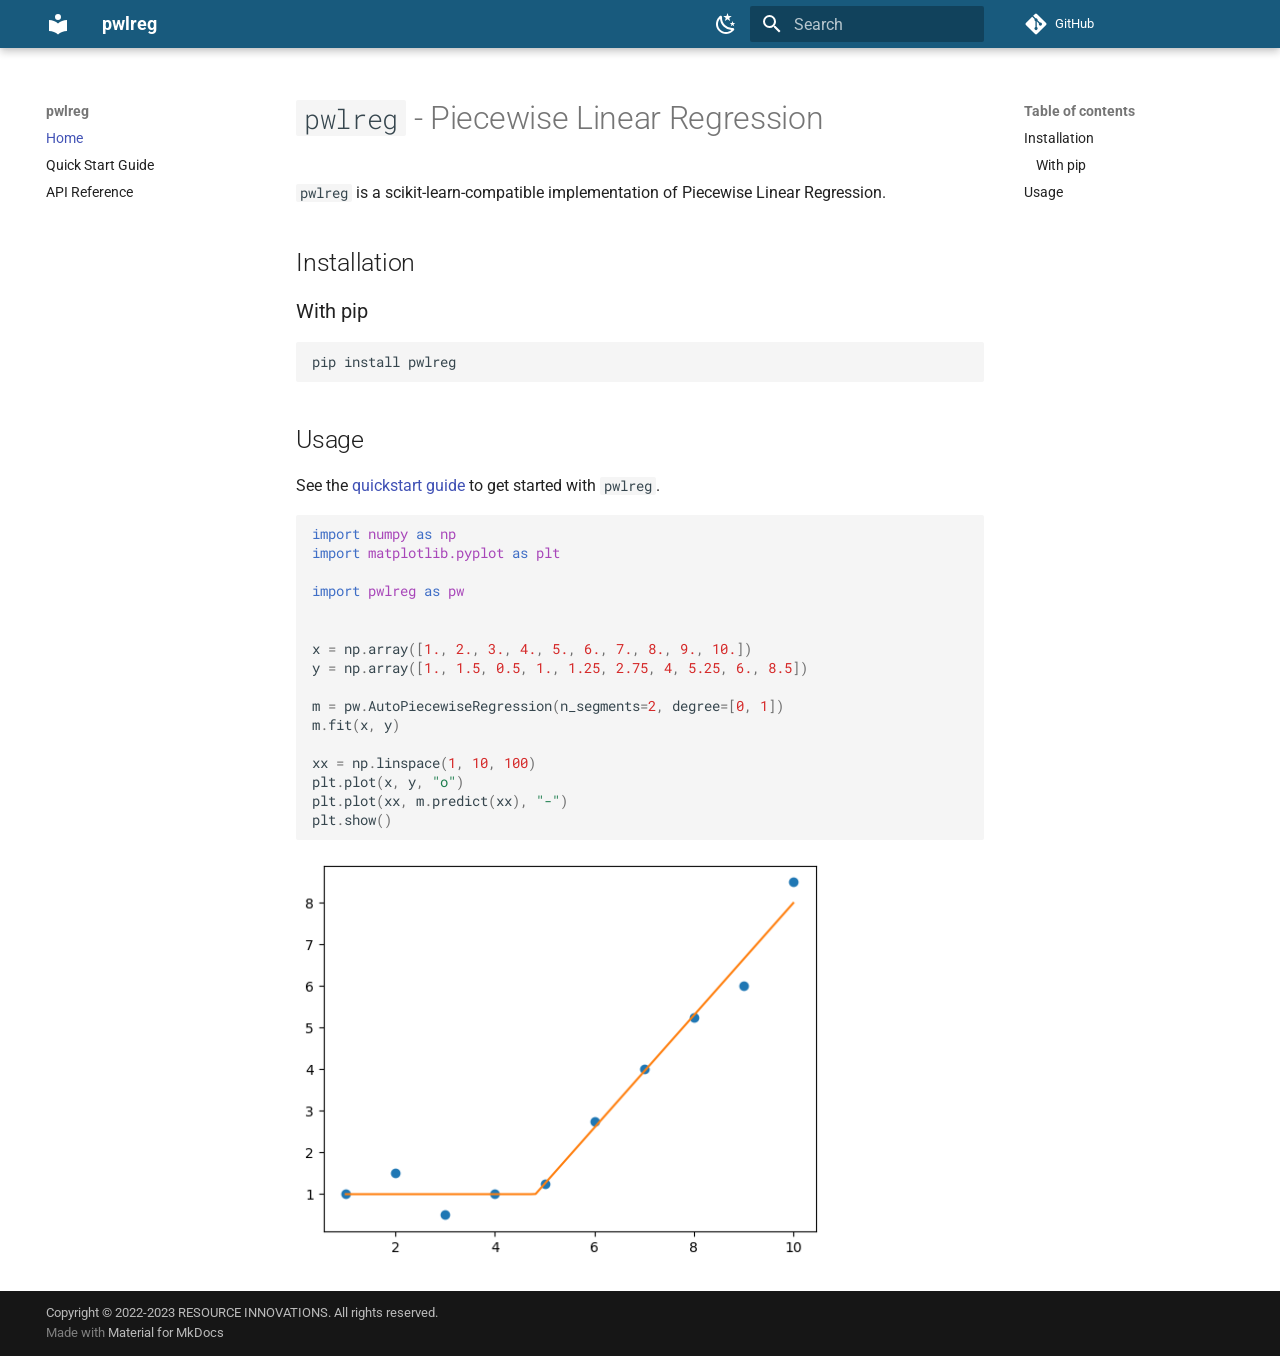
<file: index.html>
<!doctype html>
<html lang="en" class="no-js">
  <head>
    
      <meta charset="utf-8">
      <meta name="viewport" content="width=device-width,initial-scale=1">
      
      
        <meta name="author" content="John Ensley">
      
      
      
      
        <link rel="next" href="quickstart/">
      
      
      <link rel="icon" href="assets/images/favicon.png">
      <meta name="generator" content="mkdocs-1.5.3, mkdocs-material-9.5.3">
    
    
      
        <title>pwlreg</title>
      
    
    
      <link rel="stylesheet" href="assets/stylesheets/main.50c56a3b.min.css">
      
        
        <link rel="stylesheet" href="assets/stylesheets/palette.06af60db.min.css">
      
      


    
    
      
    
    
      
        
        
        <link rel="preconnect" href="https://fonts.gstatic.com" crossorigin>
        <link rel="stylesheet" href="https://fonts.googleapis.com/css?family=Roboto:300,300i,400,400i,700,700i%7CRoboto+Mono:400,400i,700,700i&display=fallback">
        <style>:root{--md-text-font:"Roboto";--md-code-font:"Roboto Mono"}</style>
      
    
    
      <link rel="stylesheet" href="assets/_mkdocstrings.css">
    
      <link rel="stylesheet" href="stylesheets/extra.css">
    
      <link rel="stylesheet" href="css/ansi-colours.css">
    
      <link rel="stylesheet" href="css/jupyter-cells.css">
    
      <link rel="stylesheet" href="css/pandas-dataframe.css">
    
    <script>__md_scope=new URL(".",location),__md_hash=e=>[...e].reduce((e,_)=>(e<<5)-e+_.charCodeAt(0),0),__md_get=(e,_=localStorage,t=__md_scope)=>JSON.parse(_.getItem(t.pathname+"."+e)),__md_set=(e,_,t=localStorage,a=__md_scope)=>{try{t.setItem(a.pathname+"."+e,JSON.stringify(_))}catch(e){}}</script>
    
      

    
    
    
  </head>
  
  
    
    
      
    
    
    
    
    <body dir="ltr" data-md-color-scheme="ri" data-md-color-primary="indigo" data-md-color-accent="indigo">
  
    
    <input class="md-toggle" data-md-toggle="drawer" type="checkbox" id="__drawer" autocomplete="off">
    <input class="md-toggle" data-md-toggle="search" type="checkbox" id="__search" autocomplete="off">
    <label class="md-overlay" for="__drawer"></label>
    <div data-md-component="skip">
      
        
        <a href="#pwlreg-piecewise-linear-regression" class="md-skip">
          Skip to content
        </a>
      
    </div>
    <div data-md-component="announce">
      
    </div>
    
    
      

  

<header class="md-header md-header--shadow" data-md-component="header">
  <nav class="md-header__inner md-grid" aria-label="Header">
    <a href="." title="pwlreg" class="md-header__button md-logo" aria-label="pwlreg" data-md-component="logo">
      
  
  <svg xmlns="http://www.w3.org/2000/svg" viewBox="0 0 24 24"><path d="M12 8a3 3 0 0 0 3-3 3 3 0 0 0-3-3 3 3 0 0 0-3 3 3 3 0 0 0 3 3m0 3.54C9.64 9.35 6.5 8 3 8v11c3.5 0 6.64 1.35 9 3.54 2.36-2.19 5.5-3.54 9-3.54V8c-3.5 0-6.64 1.35-9 3.54Z"/></svg>

    </a>
    <label class="md-header__button md-icon" for="__drawer">
      
      <svg xmlns="http://www.w3.org/2000/svg" viewBox="0 0 24 24"><path d="M3 6h18v2H3V6m0 5h18v2H3v-2m0 5h18v2H3v-2Z"/></svg>
    </label>
    <div class="md-header__title" data-md-component="header-title">
      <div class="md-header__ellipsis">
        <div class="md-header__topic">
          <span class="md-ellipsis">
            pwlreg
          </span>
        </div>
        <div class="md-header__topic" data-md-component="header-topic">
          <span class="md-ellipsis">
            
              Home
            
          </span>
        </div>
      </div>
    </div>
    
      
        <form class="md-header__option" data-md-component="palette">
  
    
    
    
    <input class="md-option" data-md-color-media="(prefers-color-scheme: light)" data-md-color-scheme="ri" data-md-color-primary="indigo" data-md-color-accent="indigo"  aria-label="Switch to dark mode"  type="radio" name="__palette" id="__palette_0">
    
      <label class="md-header__button md-icon" title="Switch to dark mode" for="__palette_1" hidden>
        <svg xmlns="http://www.w3.org/2000/svg" viewBox="0 0 24 24"><path d="m17.75 4.09-2.53 1.94.91 3.06-2.63-1.81-2.63 1.81.91-3.06-2.53-1.94L12.44 4l1.06-3 1.06 3 3.19.09m3.5 6.91-1.64 1.25.59 1.98-1.7-1.17-1.7 1.17.59-1.98L15.75 11l2.06-.05L18.5 9l.69 1.95 2.06.05m-2.28 4.95c.83-.08 1.72 1.1 1.19 1.85-.32.45-.66.87-1.08 1.27C15.17 23 8.84 23 4.94 19.07c-3.91-3.9-3.91-10.24 0-14.14.4-.4.82-.76 1.27-1.08.75-.53 1.93.36 1.85 1.19-.27 2.86.69 5.83 2.89 8.02a9.96 9.96 0 0 0 8.02 2.89m-1.64 2.02a12.08 12.08 0 0 1-7.8-3.47c-2.17-2.19-3.33-5-3.49-7.82-2.81 3.14-2.7 7.96.31 10.98 3.02 3.01 7.84 3.12 10.98.31Z"/></svg>
      </label>
    
  
    
    
    
    <input class="md-option" data-md-color-media="(prefers-color-scheme: dark)" data-md-color-scheme="slate" data-md-color-primary="indigo" data-md-color-accent="indigo"  aria-label="Switch to light mode"  type="radio" name="__palette" id="__palette_1">
    
      <label class="md-header__button md-icon" title="Switch to light mode" for="__palette_0" hidden>
        <svg xmlns="http://www.w3.org/2000/svg" viewBox="0 0 24 24"><path d="M12 7a5 5 0 0 1 5 5 5 5 0 0 1-5 5 5 5 0 0 1-5-5 5 5 0 0 1 5-5m0 2a3 3 0 0 0-3 3 3 3 0 0 0 3 3 3 3 0 0 0 3-3 3 3 0 0 0-3-3m0-7 2.39 3.42C13.65 5.15 12.84 5 12 5c-.84 0-1.65.15-2.39.42L12 2M3.34 7l4.16-.35A7.2 7.2 0 0 0 5.94 8.5c-.44.74-.69 1.5-.83 2.29L3.34 7m.02 10 1.76-3.77a7.131 7.131 0 0 0 2.38 4.14L3.36 17M20.65 7l-1.77 3.79a7.023 7.023 0 0 0-2.38-4.15l4.15.36m-.01 10-4.14.36c.59-.51 1.12-1.14 1.54-1.86.42-.73.69-1.5.83-2.29L20.64 17M12 22l-2.41-3.44c.74.27 1.55.44 2.41.44.82 0 1.63-.17 2.37-.44L12 22Z"/></svg>
      </label>
    
  
</form>
      
    
    
      <script>var media,input,key,value,palette=__md_get("__palette");if(palette&&palette.color){"(prefers-color-scheme)"===palette.color.media&&(media=matchMedia("(prefers-color-scheme: light)"),input=document.querySelector(media.matches?"[data-md-color-media='(prefers-color-scheme: light)']":"[data-md-color-media='(prefers-color-scheme: dark)']"),palette.color.media=input.getAttribute("data-md-color-media"),palette.color.scheme=input.getAttribute("data-md-color-scheme"),palette.color.primary=input.getAttribute("data-md-color-primary"),palette.color.accent=input.getAttribute("data-md-color-accent"));for([key,value]of Object.entries(palette.color))document.body.setAttribute("data-md-color-"+key,value)}</script>
    
    
    
      <label class="md-header__button md-icon" for="__search">
        
        <svg xmlns="http://www.w3.org/2000/svg" viewBox="0 0 24 24"><path d="M9.5 3A6.5 6.5 0 0 1 16 9.5c0 1.61-.59 3.09-1.56 4.23l.27.27h.79l5 5-1.5 1.5-5-5v-.79l-.27-.27A6.516 6.516 0 0 1 9.5 16 6.5 6.5 0 0 1 3 9.5 6.5 6.5 0 0 1 9.5 3m0 2C7 5 5 7 5 9.5S7 14 9.5 14 14 12 14 9.5 12 5 9.5 5Z"/></svg>
      </label>
      <div class="md-search" data-md-component="search" role="dialog">
  <label class="md-search__overlay" for="__search"></label>
  <div class="md-search__inner" role="search">
    <form class="md-search__form" name="search">
      <input type="text" class="md-search__input" name="query" aria-label="Search" placeholder="Search" autocapitalize="off" autocorrect="off" autocomplete="off" spellcheck="false" data-md-component="search-query" required>
      <label class="md-search__icon md-icon" for="__search">
        
        <svg xmlns="http://www.w3.org/2000/svg" viewBox="0 0 24 24"><path d="M9.5 3A6.5 6.5 0 0 1 16 9.5c0 1.61-.59 3.09-1.56 4.23l.27.27h.79l5 5-1.5 1.5-5-5v-.79l-.27-.27A6.516 6.516 0 0 1 9.5 16 6.5 6.5 0 0 1 3 9.5 6.5 6.5 0 0 1 9.5 3m0 2C7 5 5 7 5 9.5S7 14 9.5 14 14 12 14 9.5 12 5 9.5 5Z"/></svg>
        
        <svg xmlns="http://www.w3.org/2000/svg" viewBox="0 0 24 24"><path d="M20 11v2H8l5.5 5.5-1.42 1.42L4.16 12l7.92-7.92L13.5 5.5 8 11h12Z"/></svg>
      </label>
      <nav class="md-search__options" aria-label="Search">
        
        <button type="reset" class="md-search__icon md-icon" title="Clear" aria-label="Clear" tabindex="-1">
          
          <svg xmlns="http://www.w3.org/2000/svg" viewBox="0 0 24 24"><path d="M19 6.41 17.59 5 12 10.59 6.41 5 5 6.41 10.59 12 5 17.59 6.41 19 12 13.41 17.59 19 19 17.59 13.41 12 19 6.41Z"/></svg>
        </button>
      </nav>
      
    </form>
    <div class="md-search__output">
      <div class="md-search__scrollwrap" data-md-scrollfix>
        <div class="md-search-result" data-md-component="search-result">
          <div class="md-search-result__meta">
            Initializing search
          </div>
          <ol class="md-search-result__list" role="presentation"></ol>
        </div>
      </div>
    </div>
  </div>
</div>
    
    
      <div class="md-header__source">
        <a href="https://github.com/ensley-nexant/pwlreg/" title="Go to repository" class="md-source" data-md-component="source">
  <div class="md-source__icon md-icon">
    
    <svg xmlns="http://www.w3.org/2000/svg" viewBox="0 0 448 512"><!--! Font Awesome Free 6.5.1 by @fontawesome - https://fontawesome.com License - https://fontawesome.com/license/free (Icons: CC BY 4.0, Fonts: SIL OFL 1.1, Code: MIT License) Copyright 2023 Fonticons, Inc.--><path d="M439.55 236.05 244 40.45a28.87 28.87 0 0 0-40.81 0l-40.66 40.63 51.52 51.52c27.06-9.14 52.68 16.77 43.39 43.68l49.66 49.66c34.23-11.8 61.18 31 35.47 56.69-26.49 26.49-70.21-2.87-56-37.34L240.22 199v121.85c25.3 12.54 22.26 41.85 9.08 55a34.34 34.34 0 0 1-48.55 0c-17.57-17.6-11.07-46.91 11.25-56v-123c-20.8-8.51-24.6-30.74-18.64-45L142.57 101 8.45 235.14a28.86 28.86 0 0 0 0 40.81l195.61 195.6a28.86 28.86 0 0 0 40.8 0l194.69-194.69a28.86 28.86 0 0 0 0-40.81z"/></svg>
  </div>
  <div class="md-source__repository">
    GitHub
  </div>
</a>
      </div>
    
  </nav>
  
</header>
    
    <div class="md-container" data-md-component="container">
      
      
        
          
        
      
      <main class="md-main" data-md-component="main">
        <div class="md-main__inner md-grid">
          
            
              
              <div class="md-sidebar md-sidebar--primary" data-md-component="sidebar" data-md-type="navigation" >
                <div class="md-sidebar__scrollwrap">
                  <div class="md-sidebar__inner">
                    



<nav class="md-nav md-nav--primary" aria-label="Navigation" data-md-level="0">
  <label class="md-nav__title" for="__drawer">
    <a href="." title="pwlreg" class="md-nav__button md-logo" aria-label="pwlreg" data-md-component="logo">
      
  
  <svg xmlns="http://www.w3.org/2000/svg" viewBox="0 0 24 24"><path d="M12 8a3 3 0 0 0 3-3 3 3 0 0 0-3-3 3 3 0 0 0-3 3 3 3 0 0 0 3 3m0 3.54C9.64 9.35 6.5 8 3 8v11c3.5 0 6.64 1.35 9 3.54 2.36-2.19 5.5-3.54 9-3.54V8c-3.5 0-6.64 1.35-9 3.54Z"/></svg>

    </a>
    pwlreg
  </label>
  
    <div class="md-nav__source">
      <a href="https://github.com/ensley-nexant/pwlreg/" title="Go to repository" class="md-source" data-md-component="source">
  <div class="md-source__icon md-icon">
    
    <svg xmlns="http://www.w3.org/2000/svg" viewBox="0 0 448 512"><!--! Font Awesome Free 6.5.1 by @fontawesome - https://fontawesome.com License - https://fontawesome.com/license/free (Icons: CC BY 4.0, Fonts: SIL OFL 1.1, Code: MIT License) Copyright 2023 Fonticons, Inc.--><path d="M439.55 236.05 244 40.45a28.87 28.87 0 0 0-40.81 0l-40.66 40.63 51.52 51.52c27.06-9.14 52.68 16.77 43.39 43.68l49.66 49.66c34.23-11.8 61.18 31 35.47 56.69-26.49 26.49-70.21-2.87-56-37.34L240.22 199v121.85c25.3 12.54 22.26 41.85 9.08 55a34.34 34.34 0 0 1-48.55 0c-17.57-17.6-11.07-46.91 11.25-56v-123c-20.8-8.51-24.6-30.74-18.64-45L142.57 101 8.45 235.14a28.86 28.86 0 0 0 0 40.81l195.61 195.6a28.86 28.86 0 0 0 40.8 0l194.69-194.69a28.86 28.86 0 0 0 0-40.81z"/></svg>
  </div>
  <div class="md-source__repository">
    GitHub
  </div>
</a>
    </div>
  
  <ul class="md-nav__list" data-md-scrollfix>
    
      
      
  
  
    
  
  
  
    <li class="md-nav__item md-nav__item--active">
      
      <input class="md-nav__toggle md-toggle" type="checkbox" id="__toc">
      
      
        
      
      
        <label class="md-nav__link md-nav__link--active" for="__toc">
          
  
  <span class="md-ellipsis">
    Home
  </span>
  

          <span class="md-nav__icon md-icon"></span>
        </label>
      
      <a href="." class="md-nav__link md-nav__link--active">
        
  
  <span class="md-ellipsis">
    Home
  </span>
  

      </a>
      
        

<nav class="md-nav md-nav--secondary" aria-label="Table of contents">
  
  
  
    
  
  
    <label class="md-nav__title" for="__toc">
      <span class="md-nav__icon md-icon"></span>
      Table of contents
    </label>
    <ul class="md-nav__list" data-md-component="toc" data-md-scrollfix>
      
        <li class="md-nav__item">
  <a href="#installation" class="md-nav__link">
    <span class="md-ellipsis">
      Installation
    </span>
  </a>
  
    <nav class="md-nav" aria-label="Installation">
      <ul class="md-nav__list">
        
          <li class="md-nav__item">
  <a href="#with-pip" class="md-nav__link">
    <span class="md-ellipsis">
      With pip
    </span>
  </a>
  
</li>
        
      </ul>
    </nav>
  
</li>
      
        <li class="md-nav__item">
  <a href="#usage" class="md-nav__link">
    <span class="md-ellipsis">
      Usage
    </span>
  </a>
  
</li>
      
    </ul>
  
</nav>
      
    </li>
  

    
      
      
  
  
  
  
    <li class="md-nav__item">
      <a href="quickstart/" class="md-nav__link">
        
  
  <span class="md-ellipsis">
    Quick Start Guide
  </span>
  

      </a>
    </li>
  

    
      
      
  
  
  
  
    <li class="md-nav__item">
      <a href="reference/" class="md-nav__link">
        
  
  <span class="md-ellipsis">
    API Reference
  </span>
  

      </a>
    </li>
  

    
  </ul>
</nav>
                  </div>
                </div>
              </div>
            
            
              
              <div class="md-sidebar md-sidebar--secondary" data-md-component="sidebar" data-md-type="toc" >
                <div class="md-sidebar__scrollwrap">
                  <div class="md-sidebar__inner">
                    

<nav class="md-nav md-nav--secondary" aria-label="Table of contents">
  
  
  
    
  
  
    <label class="md-nav__title" for="__toc">
      <span class="md-nav__icon md-icon"></span>
      Table of contents
    </label>
    <ul class="md-nav__list" data-md-component="toc" data-md-scrollfix>
      
        <li class="md-nav__item">
  <a href="#installation" class="md-nav__link">
    <span class="md-ellipsis">
      Installation
    </span>
  </a>
  
    <nav class="md-nav" aria-label="Installation">
      <ul class="md-nav__list">
        
          <li class="md-nav__item">
  <a href="#with-pip" class="md-nav__link">
    <span class="md-ellipsis">
      With pip
    </span>
  </a>
  
</li>
        
      </ul>
    </nav>
  
</li>
      
        <li class="md-nav__item">
  <a href="#usage" class="md-nav__link">
    <span class="md-ellipsis">
      Usage
    </span>
  </a>
  
</li>
      
    </ul>
  
</nav>
                  </div>
                </div>
              </div>
            
          
          
            <div class="md-content" data-md-component="content">
              <article class="md-content__inner md-typeset">
                
                  

  
  


<h1 id="pwlreg-piecewise-linear-regression"><code>pwlreg</code> - Piecewise Linear Regression<a class="headerlink" href="#pwlreg-piecewise-linear-regression" title="Permanent link">&para;</a></h1>
<p><code>pwlreg</code> is a scikit-learn-compatible implementation of Piecewise Linear Regression.</p>
<h2 id="installation">Installation<a class="headerlink" href="#installation" title="Permanent link">&para;</a></h2>
<h3 id="with-pip">With pip<a class="headerlink" href="#with-pip" title="Permanent link">&para;</a></h3>
<div class="highlight"><pre><span></span><code><a id="__codelineno-0-1" name="__codelineno-0-1" href="#__codelineno-0-1"></a>pip<span class="w"> </span>install<span class="w"> </span>pwlreg
</code></pre></div>
<h2 id="usage">Usage<a class="headerlink" href="#usage" title="Permanent link">&para;</a></h2>
<p>See the <a href="quickstart/">quickstart guide</a> to get started with <code>pwlreg</code>.</p>
<div class="highlight"><pre><span></span><code><a id="__codelineno-1-1" name="__codelineno-1-1" href="#__codelineno-1-1"></a><span class="kn">import</span> <span class="nn">numpy</span> <span class="k">as</span> <span class="nn">np</span>
<a id="__codelineno-1-2" name="__codelineno-1-2" href="#__codelineno-1-2"></a><span class="kn">import</span> <span class="nn">matplotlib.pyplot</span> <span class="k">as</span> <span class="nn">plt</span>
<a id="__codelineno-1-3" name="__codelineno-1-3" href="#__codelineno-1-3"></a>
<a id="__codelineno-1-4" name="__codelineno-1-4" href="#__codelineno-1-4"></a><span class="kn">import</span> <span class="nn">pwlreg</span> <span class="k">as</span> <span class="nn">pw</span>
<a id="__codelineno-1-5" name="__codelineno-1-5" href="#__codelineno-1-5"></a>
<a id="__codelineno-1-6" name="__codelineno-1-6" href="#__codelineno-1-6"></a>
<a id="__codelineno-1-7" name="__codelineno-1-7" href="#__codelineno-1-7"></a><span class="n">x</span> <span class="o">=</span> <span class="n">np</span><span class="o">.</span><span class="n">array</span><span class="p">([</span><span class="mf">1.</span><span class="p">,</span> <span class="mf">2.</span><span class="p">,</span> <span class="mf">3.</span><span class="p">,</span> <span class="mf">4.</span><span class="p">,</span> <span class="mf">5.</span><span class="p">,</span> <span class="mf">6.</span><span class="p">,</span> <span class="mf">7.</span><span class="p">,</span> <span class="mf">8.</span><span class="p">,</span> <span class="mf">9.</span><span class="p">,</span> <span class="mf">10.</span><span class="p">])</span>
<a id="__codelineno-1-8" name="__codelineno-1-8" href="#__codelineno-1-8"></a><span class="n">y</span> <span class="o">=</span> <span class="n">np</span><span class="o">.</span><span class="n">array</span><span class="p">([</span><span class="mf">1.</span><span class="p">,</span> <span class="mf">1.5</span><span class="p">,</span> <span class="mf">0.5</span><span class="p">,</span> <span class="mf">1.</span><span class="p">,</span> <span class="mf">1.25</span><span class="p">,</span> <span class="mf">2.75</span><span class="p">,</span> <span class="mi">4</span><span class="p">,</span> <span class="mf">5.25</span><span class="p">,</span> <span class="mf">6.</span><span class="p">,</span> <span class="mf">8.5</span><span class="p">])</span>
<a id="__codelineno-1-9" name="__codelineno-1-9" href="#__codelineno-1-9"></a>
<a id="__codelineno-1-10" name="__codelineno-1-10" href="#__codelineno-1-10"></a><span class="n">m</span> <span class="o">=</span> <span class="n">pw</span><span class="o">.</span><span class="n">AutoPiecewiseRegression</span><span class="p">(</span><span class="n">n_segments</span><span class="o">=</span><span class="mi">2</span><span class="p">,</span> <span class="n">degree</span><span class="o">=</span><span class="p">[</span><span class="mi">0</span><span class="p">,</span> <span class="mi">1</span><span class="p">])</span>
<a id="__codelineno-1-11" name="__codelineno-1-11" href="#__codelineno-1-11"></a><span class="n">m</span><span class="o">.</span><span class="n">fit</span><span class="p">(</span><span class="n">x</span><span class="p">,</span> <span class="n">y</span><span class="p">)</span>
<a id="__codelineno-1-12" name="__codelineno-1-12" href="#__codelineno-1-12"></a>
<a id="__codelineno-1-13" name="__codelineno-1-13" href="#__codelineno-1-13"></a><span class="n">xx</span> <span class="o">=</span> <span class="n">np</span><span class="o">.</span><span class="n">linspace</span><span class="p">(</span><span class="mi">1</span><span class="p">,</span> <span class="mi">10</span><span class="p">,</span> <span class="mi">100</span><span class="p">)</span>
<a id="__codelineno-1-14" name="__codelineno-1-14" href="#__codelineno-1-14"></a><span class="n">plt</span><span class="o">.</span><span class="n">plot</span><span class="p">(</span><span class="n">x</span><span class="p">,</span> <span class="n">y</span><span class="p">,</span> <span class="s2">&quot;o&quot;</span><span class="p">)</span>
<a id="__codelineno-1-15" name="__codelineno-1-15" href="#__codelineno-1-15"></a><span class="n">plt</span><span class="o">.</span><span class="n">plot</span><span class="p">(</span><span class="n">xx</span><span class="p">,</span> <span class="n">m</span><span class="o">.</span><span class="n">predict</span><span class="p">(</span><span class="n">xx</span><span class="p">),</span> <span class="s2">&quot;-&quot;</span><span class="p">)</span>
<a id="__codelineno-1-16" name="__codelineno-1-16" href="#__codelineno-1-16"></a><span class="n">plt</span><span class="o">.</span><span class="n">show</span><span class="p">()</span>
</code></pre></div>
<p><img alt="pwlreg toy example" src="img/img.png" /></p>












                
              </article>
            </div>
          
          
<script>var target=document.getElementById(location.hash.slice(1));target&&target.name&&(target.checked=target.name.startsWith("__tabbed_"))</script>
        </div>
        
          <button type="button" class="md-top md-icon" data-md-component="top" hidden>
  
  <svg xmlns="http://www.w3.org/2000/svg" viewBox="0 0 24 24"><path d="M13 20h-2V8l-5.5 5.5-1.42-1.42L12 4.16l7.92 7.92-1.42 1.42L13 8v12Z"/></svg>
  Back to top
</button>
        
      </main>
      
        <footer class="md-footer">
  
  <div class="md-footer-meta md-typeset">
    <div class="md-footer-meta__inner md-grid">
      <div class="md-copyright">
  
    <div class="md-copyright__highlight">
      Copyright &copy; 2022-2023 RESOURCE INNOVATIONS. All rights reserved.
    </div>
  
  
    Made with
    <a href="https://squidfunk.github.io/mkdocs-material/" target="_blank" rel="noopener">
      Material for MkDocs
    </a>
  
</div>
      
    </div>
  </div>
</footer>
      
    </div>
    <div class="md-dialog" data-md-component="dialog">
      <div class="md-dialog__inner md-typeset"></div>
    </div>
    
    
    <script id="__config" type="application/json">{"base": ".", "features": ["navigation.top", "toc.follow"], "search": "assets/javascripts/workers/search.f886a092.min.js", "translations": {"clipboard.copied": "Copied to clipboard", "clipboard.copy": "Copy to clipboard", "search.result.more.one": "1 more on this page", "search.result.more.other": "# more on this page", "search.result.none": "No matching documents", "search.result.one": "1 matching document", "search.result.other": "# matching documents", "search.result.placeholder": "Type to start searching", "search.result.term.missing": "Missing", "select.version": "Select version"}}</script>
    
    
      <script src="assets/javascripts/bundle.d7c377c4.min.js"></script>
      
    
  </body>
</html>
</file>
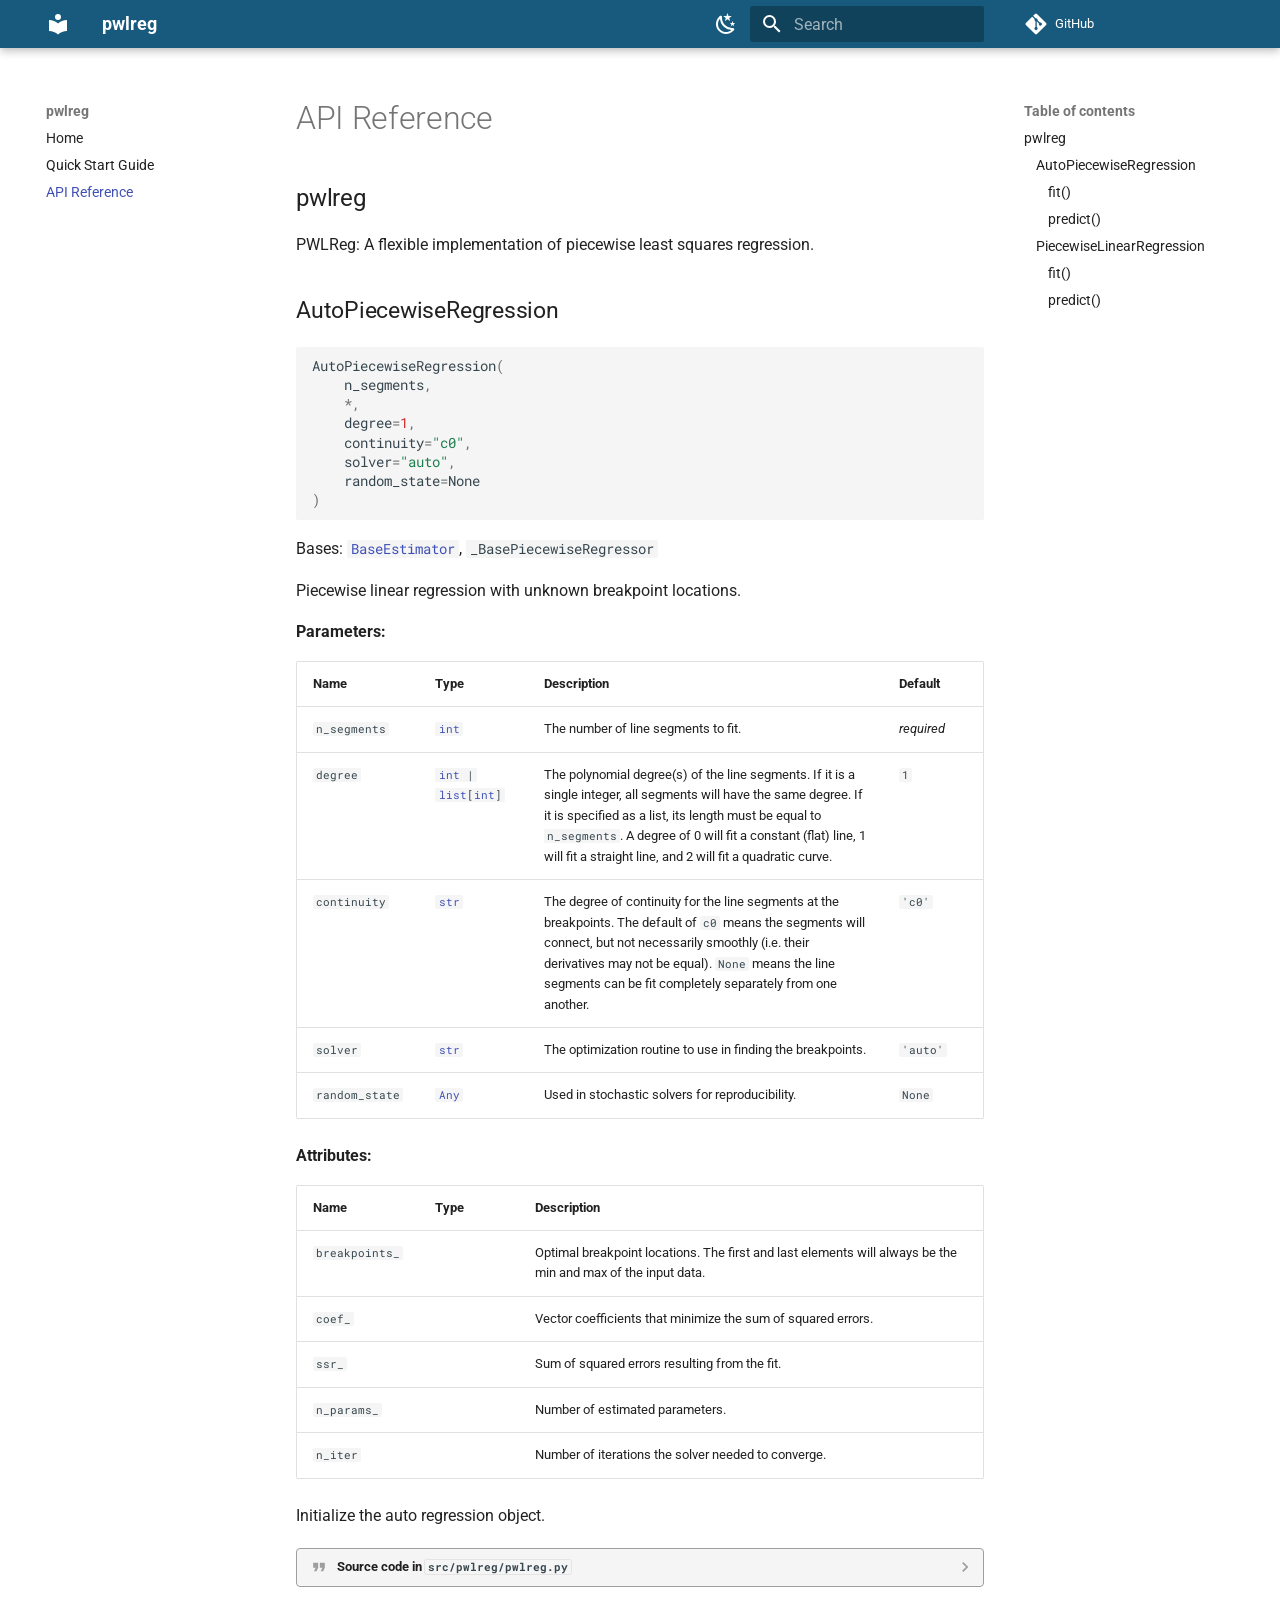
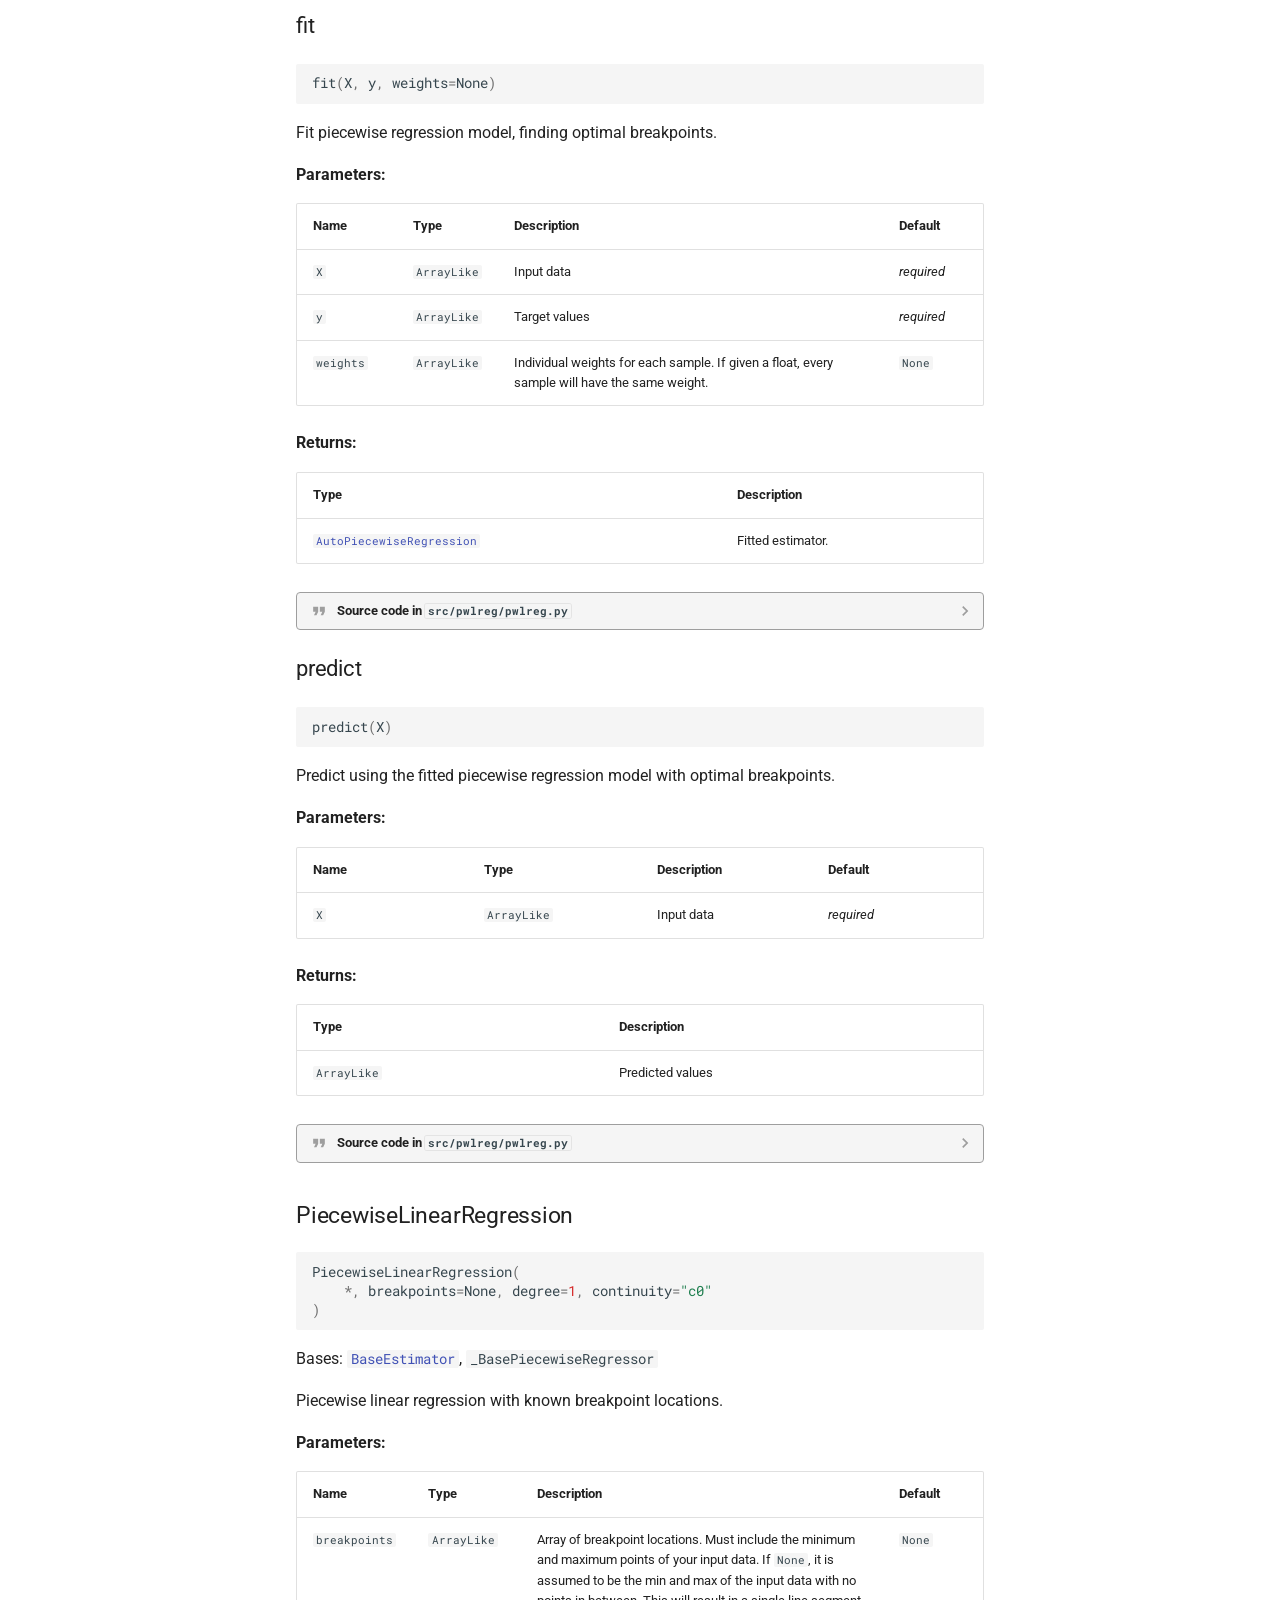
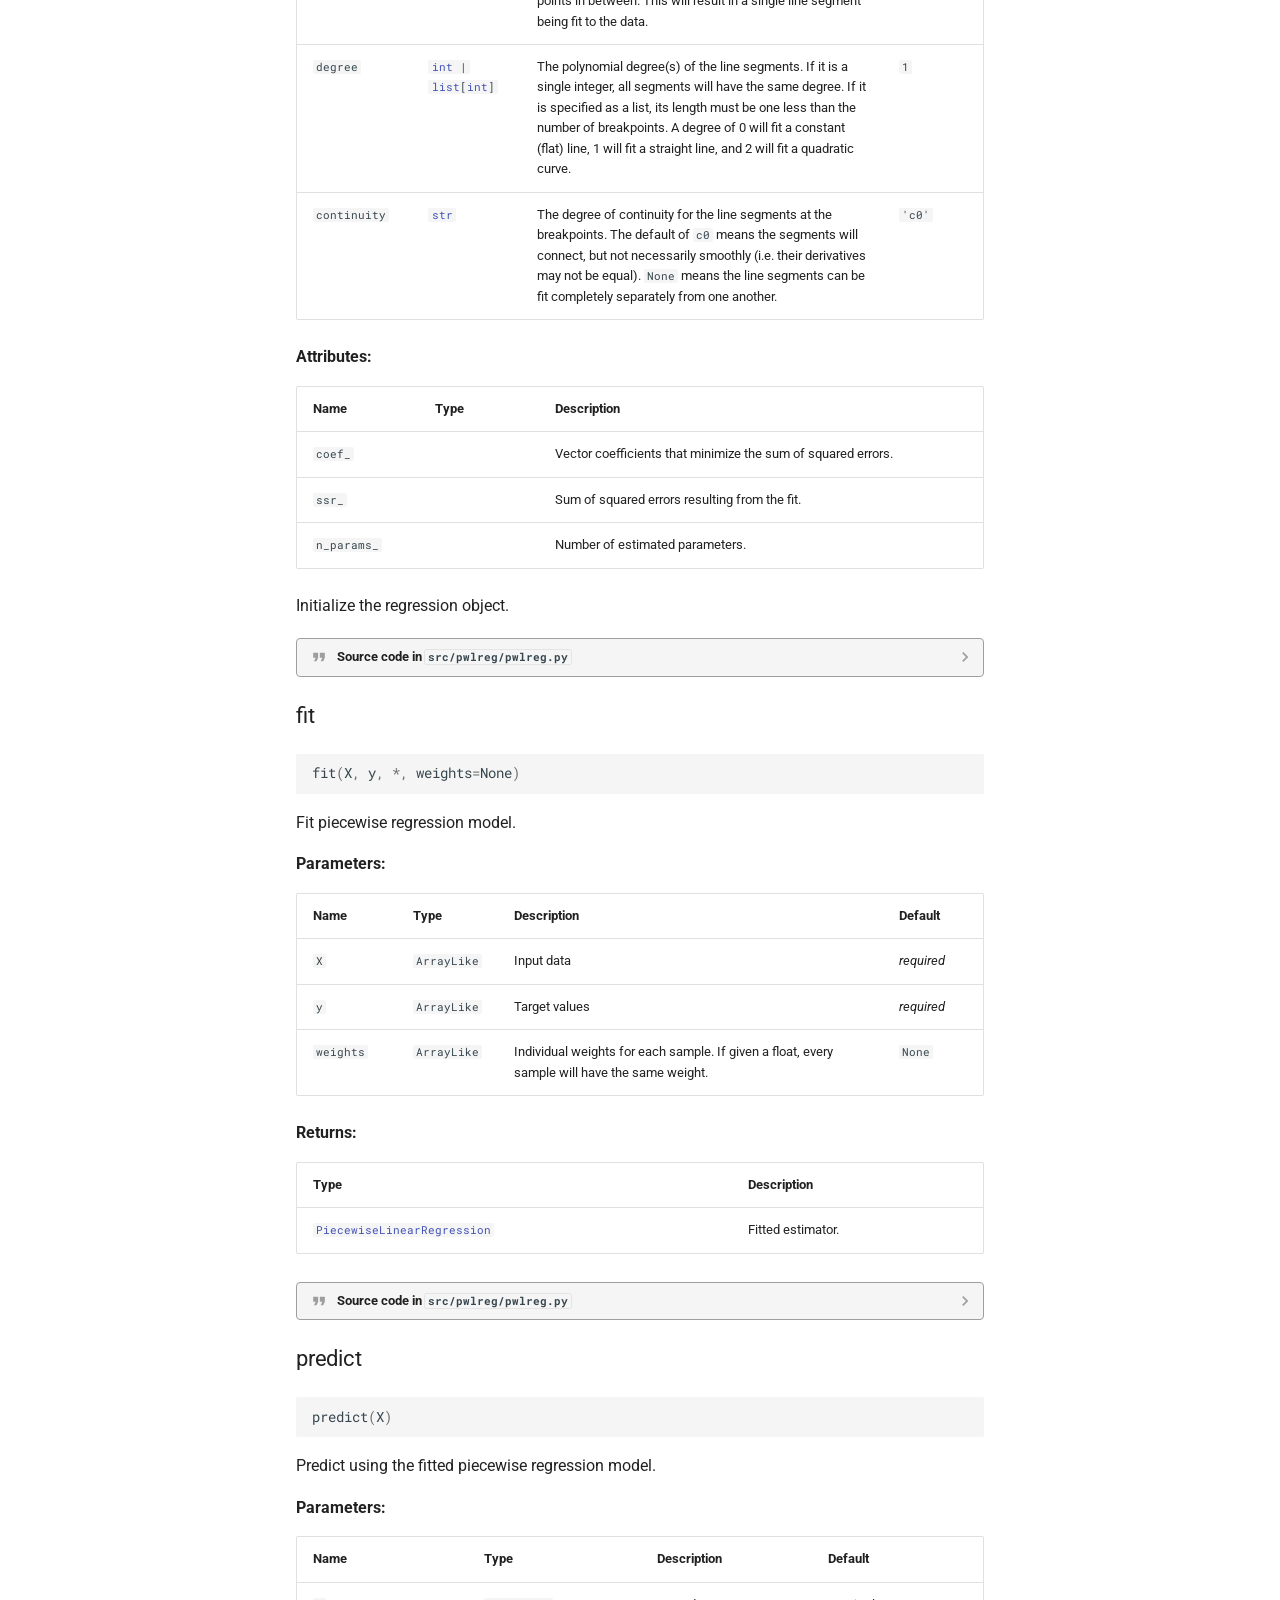
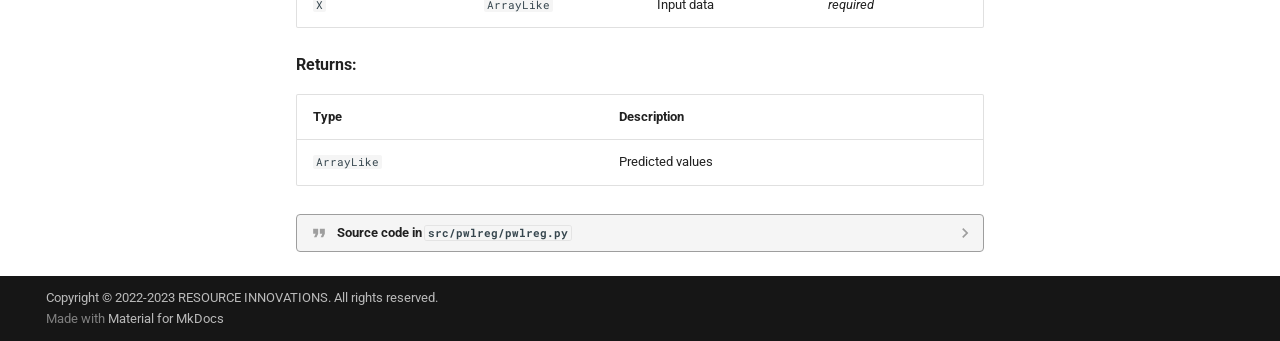
<file: reference/index.html>
<!doctype html>
<html lang="en" class="no-js">
  <head>
    
      <meta charset="utf-8">
      <meta name="viewport" content="width=device-width,initial-scale=1">
      
      
        <meta name="author" content="John Ensley">
      
      
      
        <link rel="prev" href="../quickstart/">
      
      
      
      <link rel="icon" href="../assets/images/favicon.png">
      <meta name="generator" content="mkdocs-1.5.3, mkdocs-material-9.5.3">
    
    
      
        <title>API Reference - pwlreg</title>
      
    
    
      <link rel="stylesheet" href="../assets/stylesheets/main.50c56a3b.min.css">
      
        
        <link rel="stylesheet" href="../assets/stylesheets/palette.06af60db.min.css">
      
      


    
    
      
    
    
      
        
        
        <link rel="preconnect" href="https://fonts.gstatic.com" crossorigin>
        <link rel="stylesheet" href="https://fonts.googleapis.com/css?family=Roboto:300,300i,400,400i,700,700i%7CRoboto+Mono:400,400i,700,700i&display=fallback">
        <style>:root{--md-text-font:"Roboto";--md-code-font:"Roboto Mono"}</style>
      
    
    
      <link rel="stylesheet" href="../assets/_mkdocstrings.css">
    
      <link rel="stylesheet" href="../stylesheets/extra.css">
    
      <link rel="stylesheet" href="../css/ansi-colours.css">
    
      <link rel="stylesheet" href="../css/jupyter-cells.css">
    
      <link rel="stylesheet" href="../css/pandas-dataframe.css">
    
    <script>__md_scope=new URL("..",location),__md_hash=e=>[...e].reduce((e,_)=>(e<<5)-e+_.charCodeAt(0),0),__md_get=(e,_=localStorage,t=__md_scope)=>JSON.parse(_.getItem(t.pathname+"."+e)),__md_set=(e,_,t=localStorage,a=__md_scope)=>{try{t.setItem(a.pathname+"."+e,JSON.stringify(_))}catch(e){}}</script>
    
      

    
    
    
  </head>
  
  
    
    
      
    
    
    
    
    <body dir="ltr" data-md-color-scheme="ri" data-md-color-primary="indigo" data-md-color-accent="indigo">
  
    
    <input class="md-toggle" data-md-toggle="drawer" type="checkbox" id="__drawer" autocomplete="off">
    <input class="md-toggle" data-md-toggle="search" type="checkbox" id="__search" autocomplete="off">
    <label class="md-overlay" for="__drawer"></label>
    <div data-md-component="skip">
      
        
        <a href="#api-reference" class="md-skip">
          Skip to content
        </a>
      
    </div>
    <div data-md-component="announce">
      
    </div>
    
    
      

  

<header class="md-header md-header--shadow" data-md-component="header">
  <nav class="md-header__inner md-grid" aria-label="Header">
    <a href=".." title="pwlreg" class="md-header__button md-logo" aria-label="pwlreg" data-md-component="logo">
      
  
  <svg xmlns="http://www.w3.org/2000/svg" viewBox="0 0 24 24"><path d="M12 8a3 3 0 0 0 3-3 3 3 0 0 0-3-3 3 3 0 0 0-3 3 3 3 0 0 0 3 3m0 3.54C9.64 9.35 6.5 8 3 8v11c3.5 0 6.64 1.35 9 3.54 2.36-2.19 5.5-3.54 9-3.54V8c-3.5 0-6.64 1.35-9 3.54Z"/></svg>

    </a>
    <label class="md-header__button md-icon" for="__drawer">
      
      <svg xmlns="http://www.w3.org/2000/svg" viewBox="0 0 24 24"><path d="M3 6h18v2H3V6m0 5h18v2H3v-2m0 5h18v2H3v-2Z"/></svg>
    </label>
    <div class="md-header__title" data-md-component="header-title">
      <div class="md-header__ellipsis">
        <div class="md-header__topic">
          <span class="md-ellipsis">
            pwlreg
          </span>
        </div>
        <div class="md-header__topic" data-md-component="header-topic">
          <span class="md-ellipsis">
            
              API Reference
            
          </span>
        </div>
      </div>
    </div>
    
      
        <form class="md-header__option" data-md-component="palette">
  
    
    
    
    <input class="md-option" data-md-color-media="(prefers-color-scheme: light)" data-md-color-scheme="ri" data-md-color-primary="indigo" data-md-color-accent="indigo"  aria-label="Switch to dark mode"  type="radio" name="__palette" id="__palette_0">
    
      <label class="md-header__button md-icon" title="Switch to dark mode" for="__palette_1" hidden>
        <svg xmlns="http://www.w3.org/2000/svg" viewBox="0 0 24 24"><path d="m17.75 4.09-2.53 1.94.91 3.06-2.63-1.81-2.63 1.81.91-3.06-2.53-1.94L12.44 4l1.06-3 1.06 3 3.19.09m3.5 6.91-1.64 1.25.59 1.98-1.7-1.17-1.7 1.17.59-1.98L15.75 11l2.06-.05L18.5 9l.69 1.95 2.06.05m-2.28 4.95c.83-.08 1.72 1.1 1.19 1.85-.32.45-.66.87-1.08 1.27C15.17 23 8.84 23 4.94 19.07c-3.91-3.9-3.91-10.24 0-14.14.4-.4.82-.76 1.27-1.08.75-.53 1.93.36 1.85 1.19-.27 2.86.69 5.83 2.89 8.02a9.96 9.96 0 0 0 8.02 2.89m-1.64 2.02a12.08 12.08 0 0 1-7.8-3.47c-2.17-2.19-3.33-5-3.49-7.82-2.81 3.14-2.7 7.96.31 10.98 3.02 3.01 7.84 3.12 10.98.31Z"/></svg>
      </label>
    
  
    
    
    
    <input class="md-option" data-md-color-media="(prefers-color-scheme: dark)" data-md-color-scheme="slate" data-md-color-primary="indigo" data-md-color-accent="indigo"  aria-label="Switch to light mode"  type="radio" name="__palette" id="__palette_1">
    
      <label class="md-header__button md-icon" title="Switch to light mode" for="__palette_0" hidden>
        <svg xmlns="http://www.w3.org/2000/svg" viewBox="0 0 24 24"><path d="M12 7a5 5 0 0 1 5 5 5 5 0 0 1-5 5 5 5 0 0 1-5-5 5 5 0 0 1 5-5m0 2a3 3 0 0 0-3 3 3 3 0 0 0 3 3 3 3 0 0 0 3-3 3 3 0 0 0-3-3m0-7 2.39 3.42C13.65 5.15 12.84 5 12 5c-.84 0-1.65.15-2.39.42L12 2M3.34 7l4.16-.35A7.2 7.2 0 0 0 5.94 8.5c-.44.74-.69 1.5-.83 2.29L3.34 7m.02 10 1.76-3.77a7.131 7.131 0 0 0 2.38 4.14L3.36 17M20.65 7l-1.77 3.79a7.023 7.023 0 0 0-2.38-4.15l4.15.36m-.01 10-4.14.36c.59-.51 1.12-1.14 1.54-1.86.42-.73.69-1.5.83-2.29L20.64 17M12 22l-2.41-3.44c.74.27 1.55.44 2.41.44.82 0 1.63-.17 2.37-.44L12 22Z"/></svg>
      </label>
    
  
</form>
      
    
    
      <script>var media,input,key,value,palette=__md_get("__palette");if(palette&&palette.color){"(prefers-color-scheme)"===palette.color.media&&(media=matchMedia("(prefers-color-scheme: light)"),input=document.querySelector(media.matches?"[data-md-color-media='(prefers-color-scheme: light)']":"[data-md-color-media='(prefers-color-scheme: dark)']"),palette.color.media=input.getAttribute("data-md-color-media"),palette.color.scheme=input.getAttribute("data-md-color-scheme"),palette.color.primary=input.getAttribute("data-md-color-primary"),palette.color.accent=input.getAttribute("data-md-color-accent"));for([key,value]of Object.entries(palette.color))document.body.setAttribute("data-md-color-"+key,value)}</script>
    
    
    
      <label class="md-header__button md-icon" for="__search">
        
        <svg xmlns="http://www.w3.org/2000/svg" viewBox="0 0 24 24"><path d="M9.5 3A6.5 6.5 0 0 1 16 9.5c0 1.61-.59 3.09-1.56 4.23l.27.27h.79l5 5-1.5 1.5-5-5v-.79l-.27-.27A6.516 6.516 0 0 1 9.5 16 6.5 6.5 0 0 1 3 9.5 6.5 6.5 0 0 1 9.5 3m0 2C7 5 5 7 5 9.5S7 14 9.5 14 14 12 14 9.5 12 5 9.5 5Z"/></svg>
      </label>
      <div class="md-search" data-md-component="search" role="dialog">
  <label class="md-search__overlay" for="__search"></label>
  <div class="md-search__inner" role="search">
    <form class="md-search__form" name="search">
      <input type="text" class="md-search__input" name="query" aria-label="Search" placeholder="Search" autocapitalize="off" autocorrect="off" autocomplete="off" spellcheck="false" data-md-component="search-query" required>
      <label class="md-search__icon md-icon" for="__search">
        
        <svg xmlns="http://www.w3.org/2000/svg" viewBox="0 0 24 24"><path d="M9.5 3A6.5 6.5 0 0 1 16 9.5c0 1.61-.59 3.09-1.56 4.23l.27.27h.79l5 5-1.5 1.5-5-5v-.79l-.27-.27A6.516 6.516 0 0 1 9.5 16 6.5 6.5 0 0 1 3 9.5 6.5 6.5 0 0 1 9.5 3m0 2C7 5 5 7 5 9.5S7 14 9.5 14 14 12 14 9.5 12 5 9.5 5Z"/></svg>
        
        <svg xmlns="http://www.w3.org/2000/svg" viewBox="0 0 24 24"><path d="M20 11v2H8l5.5 5.5-1.42 1.42L4.16 12l7.92-7.92L13.5 5.5 8 11h12Z"/></svg>
      </label>
      <nav class="md-search__options" aria-label="Search">
        
        <button type="reset" class="md-search__icon md-icon" title="Clear" aria-label="Clear" tabindex="-1">
          
          <svg xmlns="http://www.w3.org/2000/svg" viewBox="0 0 24 24"><path d="M19 6.41 17.59 5 12 10.59 6.41 5 5 6.41 10.59 12 5 17.59 6.41 19 12 13.41 17.59 19 19 17.59 13.41 12 19 6.41Z"/></svg>
        </button>
      </nav>
      
    </form>
    <div class="md-search__output">
      <div class="md-search__scrollwrap" data-md-scrollfix>
        <div class="md-search-result" data-md-component="search-result">
          <div class="md-search-result__meta">
            Initializing search
          </div>
          <ol class="md-search-result__list" role="presentation"></ol>
        </div>
      </div>
    </div>
  </div>
</div>
    
    
      <div class="md-header__source">
        <a href="https://github.com/ensley-nexant/pwlreg/" title="Go to repository" class="md-source" data-md-component="source">
  <div class="md-source__icon md-icon">
    
    <svg xmlns="http://www.w3.org/2000/svg" viewBox="0 0 448 512"><!--! Font Awesome Free 6.5.1 by @fontawesome - https://fontawesome.com License - https://fontawesome.com/license/free (Icons: CC BY 4.0, Fonts: SIL OFL 1.1, Code: MIT License) Copyright 2023 Fonticons, Inc.--><path d="M439.55 236.05 244 40.45a28.87 28.87 0 0 0-40.81 0l-40.66 40.63 51.52 51.52c27.06-9.14 52.68 16.77 43.39 43.68l49.66 49.66c34.23-11.8 61.18 31 35.47 56.69-26.49 26.49-70.21-2.87-56-37.34L240.22 199v121.85c25.3 12.54 22.26 41.85 9.08 55a34.34 34.34 0 0 1-48.55 0c-17.57-17.6-11.07-46.91 11.25-56v-123c-20.8-8.51-24.6-30.74-18.64-45L142.57 101 8.45 235.14a28.86 28.86 0 0 0 0 40.81l195.61 195.6a28.86 28.86 0 0 0 40.8 0l194.69-194.69a28.86 28.86 0 0 0 0-40.81z"/></svg>
  </div>
  <div class="md-source__repository">
    GitHub
  </div>
</a>
      </div>
    
  </nav>
  
</header>
    
    <div class="md-container" data-md-component="container">
      
      
        
          
        
      
      <main class="md-main" data-md-component="main">
        <div class="md-main__inner md-grid">
          
            
              
              <div class="md-sidebar md-sidebar--primary" data-md-component="sidebar" data-md-type="navigation" >
                <div class="md-sidebar__scrollwrap">
                  <div class="md-sidebar__inner">
                    



<nav class="md-nav md-nav--primary" aria-label="Navigation" data-md-level="0">
  <label class="md-nav__title" for="__drawer">
    <a href=".." title="pwlreg" class="md-nav__button md-logo" aria-label="pwlreg" data-md-component="logo">
      
  
  <svg xmlns="http://www.w3.org/2000/svg" viewBox="0 0 24 24"><path d="M12 8a3 3 0 0 0 3-3 3 3 0 0 0-3-3 3 3 0 0 0-3 3 3 3 0 0 0 3 3m0 3.54C9.64 9.35 6.5 8 3 8v11c3.5 0 6.64 1.35 9 3.54 2.36-2.19 5.5-3.54 9-3.54V8c-3.5 0-6.64 1.35-9 3.54Z"/></svg>

    </a>
    pwlreg
  </label>
  
    <div class="md-nav__source">
      <a href="https://github.com/ensley-nexant/pwlreg/" title="Go to repository" class="md-source" data-md-component="source">
  <div class="md-source__icon md-icon">
    
    <svg xmlns="http://www.w3.org/2000/svg" viewBox="0 0 448 512"><!--! Font Awesome Free 6.5.1 by @fontawesome - https://fontawesome.com License - https://fontawesome.com/license/free (Icons: CC BY 4.0, Fonts: SIL OFL 1.1, Code: MIT License) Copyright 2023 Fonticons, Inc.--><path d="M439.55 236.05 244 40.45a28.87 28.87 0 0 0-40.81 0l-40.66 40.63 51.52 51.52c27.06-9.14 52.68 16.77 43.39 43.68l49.66 49.66c34.23-11.8 61.18 31 35.47 56.69-26.49 26.49-70.21-2.87-56-37.34L240.22 199v121.85c25.3 12.54 22.26 41.85 9.08 55a34.34 34.34 0 0 1-48.55 0c-17.57-17.6-11.07-46.91 11.25-56v-123c-20.8-8.51-24.6-30.74-18.64-45L142.57 101 8.45 235.14a28.86 28.86 0 0 0 0 40.81l195.61 195.6a28.86 28.86 0 0 0 40.8 0l194.69-194.69a28.86 28.86 0 0 0 0-40.81z"/></svg>
  </div>
  <div class="md-source__repository">
    GitHub
  </div>
</a>
    </div>
  
  <ul class="md-nav__list" data-md-scrollfix>
    
      
      
  
  
  
  
    <li class="md-nav__item">
      <a href=".." class="md-nav__link">
        
  
  <span class="md-ellipsis">
    Home
  </span>
  

      </a>
    </li>
  

    
      
      
  
  
  
  
    <li class="md-nav__item">
      <a href="../quickstart/" class="md-nav__link">
        
  
  <span class="md-ellipsis">
    Quick Start Guide
  </span>
  

      </a>
    </li>
  

    
      
      
  
  
    
  
  
  
    <li class="md-nav__item md-nav__item--active">
      
      <input class="md-nav__toggle md-toggle" type="checkbox" id="__toc">
      
      
        
      
      
        <label class="md-nav__link md-nav__link--active" for="__toc">
          
  
  <span class="md-ellipsis">
    API Reference
  </span>
  

          <span class="md-nav__icon md-icon"></span>
        </label>
      
      <a href="./" class="md-nav__link md-nav__link--active">
        
  
  <span class="md-ellipsis">
    API Reference
  </span>
  

      </a>
      
        

<nav class="md-nav md-nav--secondary" aria-label="Table of contents">
  
  
  
    
  
  
    <label class="md-nav__title" for="__toc">
      <span class="md-nav__icon md-icon"></span>
      Table of contents
    </label>
    <ul class="md-nav__list" data-md-component="toc" data-md-scrollfix>
      
        <li class="md-nav__item">
  <a href="#pwlreg.pwlreg" class="md-nav__link">
    <span class="md-ellipsis">
      pwlreg
    </span>
  </a>
  
    <nav class="md-nav" aria-label="pwlreg">
      <ul class="md-nav__list">
        
          <li class="md-nav__item">
  <a href="#pwlreg.pwlreg.AutoPiecewiseRegression" class="md-nav__link">
    <span class="md-ellipsis">
      AutoPiecewiseRegression
    </span>
  </a>
  
    <nav class="md-nav" aria-label="AutoPiecewiseRegression">
      <ul class="md-nav__list">
        
          <li class="md-nav__item">
  <a href="#pwlreg.pwlreg.AutoPiecewiseRegression.fit" class="md-nav__link">
    <span class="md-ellipsis">
      fit()
    </span>
  </a>
  
</li>
        
          <li class="md-nav__item">
  <a href="#pwlreg.pwlreg.AutoPiecewiseRegression.predict" class="md-nav__link">
    <span class="md-ellipsis">
      predict()
    </span>
  </a>
  
</li>
        
      </ul>
    </nav>
  
</li>
        
          <li class="md-nav__item">
  <a href="#pwlreg.pwlreg.PiecewiseLinearRegression" class="md-nav__link">
    <span class="md-ellipsis">
      PiecewiseLinearRegression
    </span>
  </a>
  
    <nav class="md-nav" aria-label="PiecewiseLinearRegression">
      <ul class="md-nav__list">
        
          <li class="md-nav__item">
  <a href="#pwlreg.pwlreg.PiecewiseLinearRegression.fit" class="md-nav__link">
    <span class="md-ellipsis">
      fit()
    </span>
  </a>
  
</li>
        
          <li class="md-nav__item">
  <a href="#pwlreg.pwlreg.PiecewiseLinearRegression.predict" class="md-nav__link">
    <span class="md-ellipsis">
      predict()
    </span>
  </a>
  
</li>
        
      </ul>
    </nav>
  
</li>
        
      </ul>
    </nav>
  
</li>
      
    </ul>
  
</nav>
      
    </li>
  

    
  </ul>
</nav>
                  </div>
                </div>
              </div>
            
            
              
              <div class="md-sidebar md-sidebar--secondary" data-md-component="sidebar" data-md-type="toc" >
                <div class="md-sidebar__scrollwrap">
                  <div class="md-sidebar__inner">
                    

<nav class="md-nav md-nav--secondary" aria-label="Table of contents">
  
  
  
    
  
  
    <label class="md-nav__title" for="__toc">
      <span class="md-nav__icon md-icon"></span>
      Table of contents
    </label>
    <ul class="md-nav__list" data-md-component="toc" data-md-scrollfix>
      
        <li class="md-nav__item">
  <a href="#pwlreg.pwlreg" class="md-nav__link">
    <span class="md-ellipsis">
      pwlreg
    </span>
  </a>
  
    <nav class="md-nav" aria-label="pwlreg">
      <ul class="md-nav__list">
        
          <li class="md-nav__item">
  <a href="#pwlreg.pwlreg.AutoPiecewiseRegression" class="md-nav__link">
    <span class="md-ellipsis">
      AutoPiecewiseRegression
    </span>
  </a>
  
    <nav class="md-nav" aria-label="AutoPiecewiseRegression">
      <ul class="md-nav__list">
        
          <li class="md-nav__item">
  <a href="#pwlreg.pwlreg.AutoPiecewiseRegression.fit" class="md-nav__link">
    <span class="md-ellipsis">
      fit()
    </span>
  </a>
  
</li>
        
          <li class="md-nav__item">
  <a href="#pwlreg.pwlreg.AutoPiecewiseRegression.predict" class="md-nav__link">
    <span class="md-ellipsis">
      predict()
    </span>
  </a>
  
</li>
        
      </ul>
    </nav>
  
</li>
        
          <li class="md-nav__item">
  <a href="#pwlreg.pwlreg.PiecewiseLinearRegression" class="md-nav__link">
    <span class="md-ellipsis">
      PiecewiseLinearRegression
    </span>
  </a>
  
    <nav class="md-nav" aria-label="PiecewiseLinearRegression">
      <ul class="md-nav__list">
        
          <li class="md-nav__item">
  <a href="#pwlreg.pwlreg.PiecewiseLinearRegression.fit" class="md-nav__link">
    <span class="md-ellipsis">
      fit()
    </span>
  </a>
  
</li>
        
          <li class="md-nav__item">
  <a href="#pwlreg.pwlreg.PiecewiseLinearRegression.predict" class="md-nav__link">
    <span class="md-ellipsis">
      predict()
    </span>
  </a>
  
</li>
        
      </ul>
    </nav>
  
</li>
        
      </ul>
    </nav>
  
</li>
      
    </ul>
  
</nav>
                  </div>
                </div>
              </div>
            
          
          
            <div class="md-content" data-md-component="content">
              <article class="md-content__inner md-typeset">
                
                  

  
  


<h1 id="api-reference">API Reference<a class="headerlink" href="#api-reference" title="Permanent link">&para;</a></h1>


<div class="doc doc-object doc-module">




<h2 id="pwlreg.pwlreg" class="doc doc-heading">
          <span class="doc doc-object-name doc-module-name">pwlreg</span>


<a href="#pwlreg.pwlreg" class="headerlink" title="Permanent link">&para;</a></h2>

  <div class="doc doc-contents first">
  
      <p>PWLReg: A flexible implementation of piecewise least squares regression.</p>

  

  <div class="doc doc-children">








<div class="doc doc-object doc-class">




<h3 id="pwlreg.pwlreg.AutoPiecewiseRegression" class="doc doc-heading">
          <span class="doc doc-object-name doc-class-name">AutoPiecewiseRegression</span>


<a href="#pwlreg.pwlreg.AutoPiecewiseRegression" class="headerlink" title="Permanent link">&para;</a></h3>
<div class="doc-signature highlight"><pre><span></span><code><a id="__codelineno-0-1" name="__codelineno-0-1" href="#__codelineno-0-1"></a><span class="n">AutoPiecewiseRegression</span><span class="p">(</span>
<a id="__codelineno-0-2" name="__codelineno-0-2" href="#__codelineno-0-2"></a>    <span class="n">n_segments</span><span class="p">,</span>
<a id="__codelineno-0-3" name="__codelineno-0-3" href="#__codelineno-0-3"></a>    <span class="o">*</span><span class="p">,</span>
<a id="__codelineno-0-4" name="__codelineno-0-4" href="#__codelineno-0-4"></a>    <span class="n">degree</span><span class="o">=</span><span class="mi">1</span><span class="p">,</span>
<a id="__codelineno-0-5" name="__codelineno-0-5" href="#__codelineno-0-5"></a>    <span class="n">continuity</span><span class="o">=</span><span class="s2">&quot;c0&quot;</span><span class="p">,</span>
<a id="__codelineno-0-6" name="__codelineno-0-6" href="#__codelineno-0-6"></a>    <span class="n">solver</span><span class="o">=</span><span class="s2">&quot;auto&quot;</span><span class="p">,</span>
<a id="__codelineno-0-7" name="__codelineno-0-7" href="#__codelineno-0-7"></a>    <span class="n">random_state</span><span class="o">=</span><span class="kc">None</span>
<a id="__codelineno-0-8" name="__codelineno-0-8" href="#__codelineno-0-8"></a><span class="p">)</span>
</code></pre></div>

  <div class="doc doc-contents ">
          <p class="doc doc-class-bases">
            Bases: <code><a class="autorefs autorefs-external" title="sklearn.base.BaseEstimator" href="https://scikit-learn.org/stable/modules/generated/sklearn.base.BaseEstimator.html#sklearn.base.BaseEstimator">BaseEstimator</a></code>, <code><span title="pwlreg.pwlreg._BasePiecewiseRegressor">_BasePiecewiseRegressor</span></code></p>

  
      <p>Piecewise linear regression with unknown breakpoint locations.</p>



  <p><strong>Parameters:</strong></p>
  <table>
    <thead>
      <tr>
        <th>Name</th>
        <th>Type</th>
        <th>Description</th>
        <th>Default</th>
      </tr>
    </thead>
    <tbody>
        <tr>
          <td><code>n_segments</code></td>
          <td>
                <code><a class="autorefs autorefs-external" href="https://docs.python.org/3/library/functions.html#int">int</a></code>
          </td>
          <td>
            <div class="doc-md-description">
              <p>The number of line segments to fit.</p>
            </div>
          </td>
          <td>
              <em>required</em>
          </td>
        </tr>
        <tr>
          <td><code>degree</code></td>
          <td>
                <code><a class="autorefs autorefs-external" href="https://docs.python.org/3/library/functions.html#int">int</a> | <a class="autorefs autorefs-external" href="https://docs.python.org/3/library/stdtypes.html#list">list</a>[<a class="autorefs autorefs-external" href="https://docs.python.org/3/library/functions.html#int">int</a>]</code>
          </td>
          <td>
            <div class="doc-md-description">
              <p>The polynomial degree(s) of the line segments. If it is a
single integer, all segments will have the same degree. If it is
specified as a list, its length must be equal to <code>n_segments</code>. A
degree of 0 will fit a constant (flat) line, 1 will fit a straight
line, and 2 will fit a quadratic curve.</p>
            </div>
          </td>
          <td>
                <code>1</code>
          </td>
        </tr>
        <tr>
          <td><code>continuity</code></td>
          <td>
                <code><a class="autorefs autorefs-external" href="https://docs.python.org/3/library/stdtypes.html#str">str</a></code>
          </td>
          <td>
            <div class="doc-md-description">
              <p>The degree of continuity for the line segments at the
breakpoints. The default of <code>c0</code> means the segments will connect,
but not necessarily smoothly (i.e. their derivatives may not be
equal). <code>None</code> means the line segments can be fit completely
separately from one another.</p>
            </div>
          </td>
          <td>
                <code>&#39;c0&#39;</code>
          </td>
        </tr>
        <tr>
          <td><code>solver</code></td>
          <td>
                <code><a class="autorefs autorefs-external" href="https://docs.python.org/3/library/stdtypes.html#str">str</a></code>
          </td>
          <td>
            <div class="doc-md-description">
              <p>The optimization routine to use in finding the breakpoints.</p>
            </div>
          </td>
          <td>
                <code>&#39;auto&#39;</code>
          </td>
        </tr>
        <tr>
          <td><code>random_state</code></td>
          <td>
                <code><a class="autorefs autorefs-external" title="typing.Any" href="https://docs.python.org/3/library/typing.html#typing.Any">Any</a></code>
          </td>
          <td>
            <div class="doc-md-description">
              <p>Used in stochastic solvers for reproducibility.</p>
            </div>
          </td>
          <td>
                <code>None</code>
          </td>
        </tr>
    </tbody>
  </table>



  <p><strong>Attributes:</strong></p>
  <table>
    <thead>
      <tr>
        <th>Name</th>
        <th>Type</th>
        <th>Description</th>
      </tr>
    </thead>
    <tbody>
        <tr>
          <td><code>breakpoints_</code></td>
          <td>
          </td>
          <td>
            <div class="doc-md-description">
              <p>Optimal breakpoint locations. The first and last elements
will always be the min and max of the input data.</p>
            </div>
          </td>
        </tr>
        <tr>
          <td><code>coef_</code></td>
          <td>
          </td>
          <td>
            <div class="doc-md-description">
              <p>Vector coefficients that minimize the sum of squared errors.</p>
            </div>
          </td>
        </tr>
        <tr>
          <td><code>ssr_</code></td>
          <td>
          </td>
          <td>
            <div class="doc-md-description">
              <p>Sum of squared errors resulting from the fit.</p>
            </div>
          </td>
        </tr>
        <tr>
          <td><code>n_params_</code></td>
          <td>
          </td>
          <td>
            <div class="doc-md-description">
              <p>Number of estimated parameters.</p>
            </div>
          </td>
        </tr>
        <tr>
          <td><code>n_iter</code></td>
          <td>
          </td>
          <td>
            <div class="doc-md-description">
              <p>Number of iterations the solver needed to converge.</p>
            </div>
          </td>
        </tr>
    </tbody>
  </table>
  
      <p>Initialize the auto regression object.</p>

                <details class="quote">
                  <summary>Source code in <code>src/pwlreg/pwlreg.py</code></summary>
                  <div class="highlight"><table class="highlighttable"><tr><td class="linenos"><div class="linenodiv"><pre><span></span><span class="normal"><a href="#__codelineno-0-582">582</a></span>
<span class="normal"><a href="#__codelineno-0-583">583</a></span>
<span class="normal"><a href="#__codelineno-0-584">584</a></span>
<span class="normal"><a href="#__codelineno-0-585">585</a></span>
<span class="normal"><a href="#__codelineno-0-586">586</a></span>
<span class="normal"><a href="#__codelineno-0-587">587</a></span>
<span class="normal"><a href="#__codelineno-0-588">588</a></span>
<span class="normal"><a href="#__codelineno-0-589">589</a></span>
<span class="normal"><a href="#__codelineno-0-590">590</a></span>
<span class="normal"><a href="#__codelineno-0-591">591</a></span>
<span class="normal"><a href="#__codelineno-0-592">592</a></span>
<span class="normal"><a href="#__codelineno-0-593">593</a></span>
<span class="normal"><a href="#__codelineno-0-594">594</a></span>
<span class="normal"><a href="#__codelineno-0-595">595</a></span></pre></div></td><td class="code"><div><pre><span></span><code><a id="__codelineno-0-582" name="__codelineno-0-582"></a><span class="k">def</span> <span class="fm">__init__</span><span class="p">(</span>
<a id="__codelineno-0-583" name="__codelineno-0-583"></a>    <span class="bp">self</span><span class="p">,</span>
<a id="__codelineno-0-584" name="__codelineno-0-584"></a>    <span class="n">n_segments</span><span class="p">:</span> <span class="nb">int</span><span class="p">,</span>
<a id="__codelineno-0-585" name="__codelineno-0-585"></a>    <span class="o">*</span><span class="p">,</span>
<a id="__codelineno-0-586" name="__codelineno-0-586"></a>    <span class="n">degree</span><span class="p">:</span> <span class="nb">int</span> <span class="o">|</span> <span class="nb">list</span><span class="p">[</span><span class="nb">int</span><span class="p">]</span> <span class="o">=</span> <span class="mi">1</span><span class="p">,</span>
<a id="__codelineno-0-587" name="__codelineno-0-587"></a>    <span class="n">continuity</span><span class="p">:</span> <span class="nb">str</span> <span class="o">=</span> <span class="s2">&quot;c0&quot;</span><span class="p">,</span>
<a id="__codelineno-0-588" name="__codelineno-0-588"></a>    <span class="n">solver</span><span class="p">:</span> <span class="nb">str</span> <span class="o">=</span> <span class="s2">&quot;auto&quot;</span><span class="p">,</span>
<a id="__codelineno-0-589" name="__codelineno-0-589"></a>    <span class="n">random_state</span><span class="p">:</span> <span class="n">Any</span> <span class="o">=</span> <span class="kc">None</span>
<a id="__codelineno-0-590" name="__codelineno-0-590"></a><span class="p">)</span> <span class="o">-&gt;</span> <span class="kc">None</span><span class="p">:</span>
<a id="__codelineno-0-591" name="__codelineno-0-591"></a><span class="w">    </span><span class="sd">&quot;&quot;&quot;Initialize the auto regression object.&quot;&quot;&quot;</span>
<a id="__codelineno-0-592" name="__codelineno-0-592"></a>    <span class="bp">self</span><span class="o">.</span><span class="n">n_segments</span> <span class="o">=</span> <span class="n">n_segments</span>
<a id="__codelineno-0-593" name="__codelineno-0-593"></a>    <span class="bp">self</span><span class="o">.</span><span class="n">solver</span> <span class="o">=</span> <span class="n">solver</span>
<a id="__codelineno-0-594" name="__codelineno-0-594"></a>    <span class="bp">self</span><span class="o">.</span><span class="n">random_state</span> <span class="o">=</span> <span class="n">random_state</span>
<a id="__codelineno-0-595" name="__codelineno-0-595"></a>    <span class="nb">super</span><span class="p">()</span><span class="o">.</span><span class="fm">__init__</span><span class="p">(</span><span class="n">degree</span><span class="p">,</span> <span class="n">continuity</span><span class="p">)</span>
</code></pre></div></td></tr></table></div>
                </details>

  

  <div class="doc doc-children">










<div class="doc doc-object doc-function">




<h4 id="pwlreg.pwlreg.AutoPiecewiseRegression.fit" class="doc doc-heading">
          <span class="doc doc-object-name doc-function-name">fit</span>


<a href="#pwlreg.pwlreg.AutoPiecewiseRegression.fit" class="headerlink" title="Permanent link">&para;</a></h4>
<div class="doc-signature highlight"><pre><span></span><code><a id="__codelineno-0-1" name="__codelineno-0-1" href="#__codelineno-0-1"></a><span class="n">fit</span><span class="p">(</span><span class="n">X</span><span class="p">,</span> <span class="n">y</span><span class="p">,</span> <span class="n">weights</span><span class="o">=</span><span class="kc">None</span><span class="p">)</span>
</code></pre></div>

  <div class="doc doc-contents ">
  
      <p>Fit piecewise regression model, finding optimal breakpoints.</p>



  <p><strong>Parameters:</strong></p>
  <table>
    <thead>
      <tr>
        <th>Name</th>
        <th>Type</th>
        <th>Description</th>
        <th>Default</th>
      </tr>
    </thead>
    <tbody>
        <tr>
          <td><code>X</code></td>
          <td>
                <code><span title="numpy.ArrayLike">ArrayLike</span></code>
          </td>
          <td>
            <div class="doc-md-description">
              <p>Input data</p>
            </div>
          </td>
          <td>
              <em>required</em>
          </td>
        </tr>
        <tr>
          <td><code>y</code></td>
          <td>
                <code><span title="numpy.ArrayLike">ArrayLike</span></code>
          </td>
          <td>
            <div class="doc-md-description">
              <p>Target values</p>
            </div>
          </td>
          <td>
              <em>required</em>
          </td>
        </tr>
        <tr>
          <td><code>weights</code></td>
          <td>
                <code><span title="numpy.ArrayLike">ArrayLike</span></code>
          </td>
          <td>
            <div class="doc-md-description">
              <p>Individual weights for each sample. If given a float, every
sample will have the same weight.</p>
            </div>
          </td>
          <td>
                <code>None</code>
          </td>
        </tr>
    </tbody>
  </table>



  <p><strong>Returns:</strong></p>
  <table>
    <thead>
      <tr>
        <th>Type</th>
        <th>Description</th>
      </tr>
    </thead>
    <tbody>
        <tr>
          <td>
                <code><a class="autorefs autorefs-internal" title="pwlreg.pwlreg.AutoPiecewiseRegression" href="#pwlreg.pwlreg.AutoPiecewiseRegression">AutoPiecewiseRegression</a></code>
          </td>
          <td>
            <div class="doc-md-description">
              <p>Fitted estimator.</p>
            </div>
          </td>
        </tr>
    </tbody>
  </table>

          <details class="quote">
            <summary>Source code in <code>src/pwlreg/pwlreg.py</code></summary>
            <div class="highlight"><table class="highlighttable"><tr><td class="linenos"><div class="linenodiv"><pre><span></span><span class="normal"><a href="#__codelineno-0-597">597</a></span>
<span class="normal"><a href="#__codelineno-0-598">598</a></span>
<span class="normal"><a href="#__codelineno-0-599">599</a></span>
<span class="normal"><a href="#__codelineno-0-600">600</a></span>
<span class="normal"><a href="#__codelineno-0-601">601</a></span>
<span class="normal"><a href="#__codelineno-0-602">602</a></span>
<span class="normal"><a href="#__codelineno-0-603">603</a></span>
<span class="normal"><a href="#__codelineno-0-604">604</a></span>
<span class="normal"><a href="#__codelineno-0-605">605</a></span>
<span class="normal"><a href="#__codelineno-0-606">606</a></span>
<span class="normal"><a href="#__codelineno-0-607">607</a></span>
<span class="normal"><a href="#__codelineno-0-608">608</a></span>
<span class="normal"><a href="#__codelineno-0-609">609</a></span>
<span class="normal"><a href="#__codelineno-0-610">610</a></span>
<span class="normal"><a href="#__codelineno-0-611">611</a></span>
<span class="normal"><a href="#__codelineno-0-612">612</a></span>
<span class="normal"><a href="#__codelineno-0-613">613</a></span>
<span class="normal"><a href="#__codelineno-0-614">614</a></span>
<span class="normal"><a href="#__codelineno-0-615">615</a></span>
<span class="normal"><a href="#__codelineno-0-616">616</a></span>
<span class="normal"><a href="#__codelineno-0-617">617</a></span>
<span class="normal"><a href="#__codelineno-0-618">618</a></span>
<span class="normal"><a href="#__codelineno-0-619">619</a></span>
<span class="normal"><a href="#__codelineno-0-620">620</a></span>
<span class="normal"><a href="#__codelineno-0-621">621</a></span>
<span class="normal"><a href="#__codelineno-0-622">622</a></span>
<span class="normal"><a href="#__codelineno-0-623">623</a></span>
<span class="normal"><a href="#__codelineno-0-624">624</a></span>
<span class="normal"><a href="#__codelineno-0-625">625</a></span>
<span class="normal"><a href="#__codelineno-0-626">626</a></span>
<span class="normal"><a href="#__codelineno-0-627">627</a></span>
<span class="normal"><a href="#__codelineno-0-628">628</a></span>
<span class="normal"><a href="#__codelineno-0-629">629</a></span>
<span class="normal"><a href="#__codelineno-0-630">630</a></span>
<span class="normal"><a href="#__codelineno-0-631">631</a></span></pre></div></td><td class="code"><div><pre><span></span><code><a id="__codelineno-0-597" name="__codelineno-0-597"></a><span class="k">def</span> <span class="nf">fit</span><span class="p">(</span>
<a id="__codelineno-0-598" name="__codelineno-0-598"></a>    <span class="bp">self</span><span class="p">,</span> <span class="n">X</span><span class="p">:</span> <span class="n">npt</span><span class="o">.</span><span class="n">ArrayLike</span><span class="p">,</span> <span class="n">y</span><span class="p">:</span> <span class="n">npt</span><span class="o">.</span><span class="n">ArrayLike</span><span class="p">,</span> <span class="n">weights</span><span class="p">:</span> <span class="n">npt</span><span class="o">.</span><span class="n">ArrayLike</span> <span class="o">=</span> <span class="kc">None</span>
<a id="__codelineno-0-599" name="__codelineno-0-599"></a><span class="p">)</span> <span class="o">-&gt;</span> <span class="s2">&quot;AutoPiecewiseRegression&quot;</span><span class="p">:</span>
<a id="__codelineno-0-600" name="__codelineno-0-600"></a><span class="w">    </span><span class="sd">&quot;&quot;&quot;Fit piecewise regression model, finding optimal breakpoints.</span>
<a id="__codelineno-0-601" name="__codelineno-0-601"></a>
<a id="__codelineno-0-602" name="__codelineno-0-602"></a><span class="sd">    Args:</span>
<a id="__codelineno-0-603" name="__codelineno-0-603"></a><span class="sd">        X: Input data</span>
<a id="__codelineno-0-604" name="__codelineno-0-604"></a><span class="sd">        y: Target values</span>
<a id="__codelineno-0-605" name="__codelineno-0-605"></a><span class="sd">        weights: Individual weights for each sample. If given a float, every</span>
<a id="__codelineno-0-606" name="__codelineno-0-606"></a><span class="sd">            sample will have the same weight.</span>
<a id="__codelineno-0-607" name="__codelineno-0-607"></a>
<a id="__codelineno-0-608" name="__codelineno-0-608"></a><span class="sd">    Returns:</span>
<a id="__codelineno-0-609" name="__codelineno-0-609"></a><span class="sd">        Fitted estimator.</span>
<a id="__codelineno-0-610" name="__codelineno-0-610"></a><span class="sd">    &quot;&quot;&quot;</span>
<a id="__codelineno-0-611" name="__codelineno-0-611"></a>    <span class="n">random_state_</span> <span class="o">=</span> <span class="n">check_random_state</span><span class="p">(</span><span class="bp">self</span><span class="o">.</span><span class="n">random_state</span><span class="p">)</span>
<a id="__codelineno-0-612" name="__codelineno-0-612"></a>    <span class="n">X</span><span class="p">,</span> <span class="n">y</span> <span class="o">=</span> <span class="n">check_X_y</span><span class="p">(</span><span class="n">X</span><span class="p">,</span> <span class="n">y</span><span class="p">,</span> <span class="n">accept_sparse</span><span class="o">=</span><span class="kc">True</span><span class="p">,</span> <span class="n">ensure_2d</span><span class="o">=</span><span class="kc">False</span><span class="p">,</span> <span class="n">y_numeric</span><span class="o">=</span><span class="kc">True</span><span class="p">)</span>
<a id="__codelineno-0-613" name="__codelineno-0-613"></a>    <span class="n">weights</span> <span class="o">=</span> <span class="n">_check_sample_weight</span><span class="p">(</span><span class="n">weights</span><span class="p">,</span> <span class="n">X</span><span class="p">,</span> <span class="n">dtype</span><span class="o">=</span><span class="n">X</span><span class="o">.</span><span class="n">dtype</span><span class="p">)</span>
<a id="__codelineno-0-614" name="__codelineno-0-614"></a>
<a id="__codelineno-0-615" name="__codelineno-0-615"></a>    <span class="k">if</span> <span class="bp">self</span><span class="o">.</span><span class="n">n_segments</span> <span class="o">==</span> <span class="mi">1</span><span class="p">:</span>
<a id="__codelineno-0-616" name="__codelineno-0-616"></a>        <span class="bp">self</span><span class="o">.</span><span class="n">breakpoints_</span> <span class="o">=</span> <span class="n">np</span><span class="o">.</span><span class="n">array</span><span class="p">([</span><span class="n">np</span><span class="o">.</span><span class="n">min</span><span class="p">(</span><span class="n">X</span><span class="p">),</span> <span class="n">np</span><span class="o">.</span><span class="n">max</span><span class="p">(</span><span class="n">X</span><span class="p">)])</span>
<a id="__codelineno-0-617" name="__codelineno-0-617"></a>        <span class="k">return</span> <span class="bp">self</span><span class="o">.</span><span class="n">fit_with_breaks</span><span class="p">(</span><span class="n">X</span><span class="p">,</span> <span class="n">y</span><span class="p">,</span> <span class="bp">self</span><span class="o">.</span><span class="n">breakpoints_</span><span class="p">,</span> <span class="n">weights</span><span class="p">)</span>
<a id="__codelineno-0-618" name="__codelineno-0-618"></a>
<a id="__codelineno-0-619" name="__codelineno-0-619"></a>    <span class="bp">self</span><span class="o">.</span><span class="n">breakpoints_</span><span class="p">,</span> <span class="bp">self</span><span class="o">.</span><span class="n">n_iter</span> <span class="o">=</span> <span class="n">_auto_piecewise_regression</span><span class="p">(</span>
<a id="__codelineno-0-620" name="__codelineno-0-620"></a>        <span class="n">X</span><span class="p">,</span>
<a id="__codelineno-0-621" name="__codelineno-0-621"></a>        <span class="n">y</span><span class="p">,</span>
<a id="__codelineno-0-622" name="__codelineno-0-622"></a>        <span class="bp">self</span><span class="o">.</span><span class="n">n_segments</span><span class="p">,</span>
<a id="__codelineno-0-623" name="__codelineno-0-623"></a>        <span class="bp">self</span><span class="o">.</span><span class="n">degree</span><span class="p">,</span>
<a id="__codelineno-0-624" name="__codelineno-0-624"></a>        <span class="bp">self</span><span class="o">.</span><span class="n">continuity</span><span class="p">,</span>
<a id="__codelineno-0-625" name="__codelineno-0-625"></a>        <span class="n">weights</span><span class="p">,</span>
<a id="__codelineno-0-626" name="__codelineno-0-626"></a>        <span class="n">solver</span><span class="o">=</span><span class="bp">self</span><span class="o">.</span><span class="n">solver</span><span class="p">,</span>
<a id="__codelineno-0-627" name="__codelineno-0-627"></a>        <span class="n">random_state</span><span class="o">=</span><span class="n">random_state_</span><span class="p">,</span>
<a id="__codelineno-0-628" name="__codelineno-0-628"></a>        <span class="n">return_n_iter</span><span class="o">=</span><span class="kc">True</span><span class="p">,</span>
<a id="__codelineno-0-629" name="__codelineno-0-629"></a>    <span class="p">)</span>
<a id="__codelineno-0-630" name="__codelineno-0-630"></a>
<a id="__codelineno-0-631" name="__codelineno-0-631"></a>    <span class="k">return</span> <span class="bp">self</span><span class="o">.</span><span class="n">fit_with_breaks</span><span class="p">(</span><span class="n">X</span><span class="p">,</span> <span class="n">y</span><span class="p">,</span> <span class="bp">self</span><span class="o">.</span><span class="n">breakpoints_</span><span class="p">)</span>
</code></pre></div></td></tr></table></div>
          </details>
  </div>

</div>


<div class="doc doc-object doc-function">




<h4 id="pwlreg.pwlreg.AutoPiecewiseRegression.predict" class="doc doc-heading">
          <span class="doc doc-object-name doc-function-name">predict</span>


<a href="#pwlreg.pwlreg.AutoPiecewiseRegression.predict" class="headerlink" title="Permanent link">&para;</a></h4>
<div class="doc-signature highlight"><pre><span></span><code><a id="__codelineno-0-1" name="__codelineno-0-1" href="#__codelineno-0-1"></a><span class="n">predict</span><span class="p">(</span><span class="n">X</span><span class="p">)</span>
</code></pre></div>

  <div class="doc doc-contents ">
  
      <p>Predict using the fitted piecewise regression model with optimal breakpoints.</p>



  <p><strong>Parameters:</strong></p>
  <table>
    <thead>
      <tr>
        <th>Name</th>
        <th>Type</th>
        <th>Description</th>
        <th>Default</th>
      </tr>
    </thead>
    <tbody>
        <tr>
          <td><code>X</code></td>
          <td>
                <code><span title="numpy.ArrayLike">ArrayLike</span></code>
          </td>
          <td>
            <div class="doc-md-description">
              <p>Input data</p>
            </div>
          </td>
          <td>
              <em>required</em>
          </td>
        </tr>
    </tbody>
  </table>



  <p><strong>Returns:</strong></p>
  <table>
    <thead>
      <tr>
        <th>Type</th>
        <th>Description</th>
      </tr>
    </thead>
    <tbody>
        <tr>
          <td>
                <code><span title="numpy.ArrayLike">ArrayLike</span></code>
          </td>
          <td>
            <div class="doc-md-description">
              <p>Predicted values</p>
            </div>
          </td>
        </tr>
    </tbody>
  </table>

          <details class="quote">
            <summary>Source code in <code>src/pwlreg/pwlreg.py</code></summary>
            <div class="highlight"><table class="highlighttable"><tr><td class="linenos"><div class="linenodiv"><pre><span></span><span class="normal"><a href="#__codelineno-0-633">633</a></span>
<span class="normal"><a href="#__codelineno-0-634">634</a></span>
<span class="normal"><a href="#__codelineno-0-635">635</a></span>
<span class="normal"><a href="#__codelineno-0-636">636</a></span>
<span class="normal"><a href="#__codelineno-0-637">637</a></span>
<span class="normal"><a href="#__codelineno-0-638">638</a></span>
<span class="normal"><a href="#__codelineno-0-639">639</a></span>
<span class="normal"><a href="#__codelineno-0-640">640</a></span>
<span class="normal"><a href="#__codelineno-0-641">641</a></span>
<span class="normal"><a href="#__codelineno-0-642">642</a></span></pre></div></td><td class="code"><div><pre><span></span><code><a id="__codelineno-0-633" name="__codelineno-0-633"></a><span class="k">def</span> <span class="nf">predict</span><span class="p">(</span><span class="bp">self</span><span class="p">,</span> <span class="n">X</span><span class="p">:</span> <span class="n">npt</span><span class="o">.</span><span class="n">ArrayLike</span><span class="p">)</span> <span class="o">-&gt;</span> <span class="n">npt</span><span class="o">.</span><span class="n">ArrayLike</span><span class="p">:</span>
<a id="__codelineno-0-634" name="__codelineno-0-634"></a><span class="w">    </span><span class="sd">&quot;&quot;&quot;Predict using the fitted piecewise regression model with optimal breakpoints.</span>
<a id="__codelineno-0-635" name="__codelineno-0-635"></a>
<a id="__codelineno-0-636" name="__codelineno-0-636"></a><span class="sd">    Args:</span>
<a id="__codelineno-0-637" name="__codelineno-0-637"></a><span class="sd">        X: Input data</span>
<a id="__codelineno-0-638" name="__codelineno-0-638"></a>
<a id="__codelineno-0-639" name="__codelineno-0-639"></a><span class="sd">    Returns:</span>
<a id="__codelineno-0-640" name="__codelineno-0-640"></a><span class="sd">        Predicted values</span>
<a id="__codelineno-0-641" name="__codelineno-0-641"></a><span class="sd">    &quot;&quot;&quot;</span>
<a id="__codelineno-0-642" name="__codelineno-0-642"></a>    <span class="k">return</span> <span class="bp">self</span><span class="o">.</span><span class="n">_decision_function</span><span class="p">(</span><span class="n">X</span><span class="p">,</span> <span class="bp">self</span><span class="o">.</span><span class="n">breakpoints_</span><span class="p">)</span>
</code></pre></div></td></tr></table></div>
          </details>
  </div>

</div>



  </div>

  </div>

</div>

<div class="doc doc-object doc-class">




<h3 id="pwlreg.pwlreg.PiecewiseLinearRegression" class="doc doc-heading">
          <span class="doc doc-object-name doc-class-name">PiecewiseLinearRegression</span>


<a href="#pwlreg.pwlreg.PiecewiseLinearRegression" class="headerlink" title="Permanent link">&para;</a></h3>
<div class="doc-signature highlight"><pre><span></span><code><a id="__codelineno-0-1" name="__codelineno-0-1" href="#__codelineno-0-1"></a><span class="n">PiecewiseLinearRegression</span><span class="p">(</span>
<a id="__codelineno-0-2" name="__codelineno-0-2" href="#__codelineno-0-2"></a>    <span class="o">*</span><span class="p">,</span> <span class="n">breakpoints</span><span class="o">=</span><span class="kc">None</span><span class="p">,</span> <span class="n">degree</span><span class="o">=</span><span class="mi">1</span><span class="p">,</span> <span class="n">continuity</span><span class="o">=</span><span class="s2">&quot;c0&quot;</span>
<a id="__codelineno-0-3" name="__codelineno-0-3" href="#__codelineno-0-3"></a><span class="p">)</span>
</code></pre></div>

  <div class="doc doc-contents ">
          <p class="doc doc-class-bases">
            Bases: <code><a class="autorefs autorefs-external" title="sklearn.base.BaseEstimator" href="https://scikit-learn.org/stable/modules/generated/sklearn.base.BaseEstimator.html#sklearn.base.BaseEstimator">BaseEstimator</a></code>, <code><span title="pwlreg.pwlreg._BasePiecewiseRegressor">_BasePiecewiseRegressor</span></code></p>

  
      <p>Piecewise linear regression with known breakpoint locations.</p>



  <p><strong>Parameters:</strong></p>
  <table>
    <thead>
      <tr>
        <th>Name</th>
        <th>Type</th>
        <th>Description</th>
        <th>Default</th>
      </tr>
    </thead>
    <tbody>
        <tr>
          <td><code>breakpoints</code></td>
          <td>
                <code><span title="numpy.ArrayLike">ArrayLike</span></code>
          </td>
          <td>
            <div class="doc-md-description">
              <p>Array of breakpoint locations. Must include the minimum
and maximum points of your input data. If <code>None</code>, it is assumed
to be the min and max of the input data with no points in between.
This will result in a single line segment being fit to the data.</p>
            </div>
          </td>
          <td>
                <code>None</code>
          </td>
        </tr>
        <tr>
          <td><code>degree</code></td>
          <td>
                <code><a class="autorefs autorefs-external" href="https://docs.python.org/3/library/functions.html#int">int</a> | <a class="autorefs autorefs-external" href="https://docs.python.org/3/library/stdtypes.html#list">list</a>[<a class="autorefs autorefs-external" href="https://docs.python.org/3/library/functions.html#int">int</a>]</code>
          </td>
          <td>
            <div class="doc-md-description">
              <p>The polynomial degree(s) of the line segments. If it is a
single integer, all segments will have the same degree. If it is
specified as a list, its length must be one less than the number
of breakpoints. A degree of 0 will fit a constant (flat) line, 1
will fit a straight line, and 2 will fit a quadratic curve.</p>
            </div>
          </td>
          <td>
                <code>1</code>
          </td>
        </tr>
        <tr>
          <td><code>continuity</code></td>
          <td>
                <code><a class="autorefs autorefs-external" href="https://docs.python.org/3/library/stdtypes.html#str">str</a></code>
          </td>
          <td>
            <div class="doc-md-description">
              <p>The degree of continuity for the line segments at the
breakpoints. The default of <code>c0</code> means the segments will connect,
but not necessarily smoothly (i.e. their derivatives may not be
equal). <code>None</code> means the line segments can be fit completely
separately from one another.</p>
            </div>
          </td>
          <td>
                <code>&#39;c0&#39;</code>
          </td>
        </tr>
    </tbody>
  </table>



  <p><strong>Attributes:</strong></p>
  <table>
    <thead>
      <tr>
        <th>Name</th>
        <th>Type</th>
        <th>Description</th>
      </tr>
    </thead>
    <tbody>
        <tr>
          <td><code>coef_</code></td>
          <td>
          </td>
          <td>
            <div class="doc-md-description">
              <p>Vector coefficients that minimize the sum of squared errors.</p>
            </div>
          </td>
        </tr>
        <tr>
          <td><code>ssr_</code></td>
          <td>
          </td>
          <td>
            <div class="doc-md-description">
              <p>Sum of squared errors resulting from the fit.</p>
            </div>
          </td>
        </tr>
        <tr>
          <td><code>n_params_</code></td>
          <td>
          </td>
          <td>
            <div class="doc-md-description">
              <p>Number of estimated parameters.</p>
            </div>
          </td>
        </tr>
    </tbody>
  </table>
  
      <p>Initialize the regression object.</p>

                <details class="quote">
                  <summary>Source code in <code>src/pwlreg/pwlreg.py</code></summary>
                  <div class="highlight"><table class="highlighttable"><tr><td class="linenos"><div class="linenodiv"><pre><span></span><span class="normal"><a href="#__codelineno-0-509">509</a></span>
<span class="normal"><a href="#__codelineno-0-510">510</a></span>
<span class="normal"><a href="#__codelineno-0-511">511</a></span>
<span class="normal"><a href="#__codelineno-0-512">512</a></span>
<span class="normal"><a href="#__codelineno-0-513">513</a></span>
<span class="normal"><a href="#__codelineno-0-514">514</a></span>
<span class="normal"><a href="#__codelineno-0-515">515</a></span>
<span class="normal"><a href="#__codelineno-0-516">516</a></span>
<span class="normal"><a href="#__codelineno-0-517">517</a></span>
<span class="normal"><a href="#__codelineno-0-518">518</a></span></pre></div></td><td class="code"><div><pre><span></span><code><a id="__codelineno-0-509" name="__codelineno-0-509"></a><span class="k">def</span> <span class="fm">__init__</span><span class="p">(</span>
<a id="__codelineno-0-510" name="__codelineno-0-510"></a>    <span class="bp">self</span><span class="p">,</span>
<a id="__codelineno-0-511" name="__codelineno-0-511"></a>    <span class="o">*</span><span class="p">,</span>
<a id="__codelineno-0-512" name="__codelineno-0-512"></a>    <span class="n">breakpoints</span><span class="p">:</span> <span class="n">npt</span><span class="o">.</span><span class="n">ArrayLike</span> <span class="o">=</span> <span class="kc">None</span><span class="p">,</span>
<a id="__codelineno-0-513" name="__codelineno-0-513"></a>    <span class="n">degree</span><span class="p">:</span> <span class="nb">int</span> <span class="o">|</span> <span class="nb">list</span><span class="p">[</span><span class="nb">int</span><span class="p">]</span> <span class="o">=</span> <span class="mi">1</span><span class="p">,</span>
<a id="__codelineno-0-514" name="__codelineno-0-514"></a>    <span class="n">continuity</span><span class="p">:</span> <span class="nb">str</span> <span class="o">=</span> <span class="s2">&quot;c0&quot;</span>
<a id="__codelineno-0-515" name="__codelineno-0-515"></a><span class="p">)</span> <span class="o">-&gt;</span> <span class="kc">None</span><span class="p">:</span>
<a id="__codelineno-0-516" name="__codelineno-0-516"></a><span class="w">    </span><span class="sd">&quot;&quot;&quot;Initialize the regression object.&quot;&quot;&quot;</span>
<a id="__codelineno-0-517" name="__codelineno-0-517"></a>    <span class="bp">self</span><span class="o">.</span><span class="n">breakpoints</span> <span class="o">=</span> <span class="n">breakpoints</span>
<a id="__codelineno-0-518" name="__codelineno-0-518"></a>    <span class="nb">super</span><span class="p">()</span><span class="o">.</span><span class="fm">__init__</span><span class="p">(</span><span class="n">degree</span><span class="p">,</span> <span class="n">continuity</span><span class="p">)</span>
</code></pre></div></td></tr></table></div>
                </details>

  

  <div class="doc doc-children">










<div class="doc doc-object doc-function">




<h4 id="pwlreg.pwlreg.PiecewiseLinearRegression.fit" class="doc doc-heading">
          <span class="doc doc-object-name doc-function-name">fit</span>


<a href="#pwlreg.pwlreg.PiecewiseLinearRegression.fit" class="headerlink" title="Permanent link">&para;</a></h4>
<div class="doc-signature highlight"><pre><span></span><code><a id="__codelineno-0-1" name="__codelineno-0-1" href="#__codelineno-0-1"></a><span class="n">fit</span><span class="p">(</span><span class="n">X</span><span class="p">,</span> <span class="n">y</span><span class="p">,</span> <span class="o">*</span><span class="p">,</span> <span class="n">weights</span><span class="o">=</span><span class="kc">None</span><span class="p">)</span>
</code></pre></div>

  <div class="doc doc-contents ">
  
      <p>Fit piecewise regression model.</p>



  <p><strong>Parameters:</strong></p>
  <table>
    <thead>
      <tr>
        <th>Name</th>
        <th>Type</th>
        <th>Description</th>
        <th>Default</th>
      </tr>
    </thead>
    <tbody>
        <tr>
          <td><code>X</code></td>
          <td>
                <code><span title="numpy.ArrayLike">ArrayLike</span></code>
          </td>
          <td>
            <div class="doc-md-description">
              <p>Input data</p>
            </div>
          </td>
          <td>
              <em>required</em>
          </td>
        </tr>
        <tr>
          <td><code>y</code></td>
          <td>
                <code><span title="numpy.ArrayLike">ArrayLike</span></code>
          </td>
          <td>
            <div class="doc-md-description">
              <p>Target values</p>
            </div>
          </td>
          <td>
              <em>required</em>
          </td>
        </tr>
        <tr>
          <td><code>weights</code></td>
          <td>
                <code><span title="numpy.ArrayLike">ArrayLike</span></code>
          </td>
          <td>
            <div class="doc-md-description">
              <p>Individual weights for each sample. If given a float, every
sample will have the same weight.</p>
            </div>
          </td>
          <td>
                <code>None</code>
          </td>
        </tr>
    </tbody>
  </table>



  <p><strong>Returns:</strong></p>
  <table>
    <thead>
      <tr>
        <th>Type</th>
        <th>Description</th>
      </tr>
    </thead>
    <tbody>
        <tr>
          <td>
                <code><a class="autorefs autorefs-internal" title="pwlreg.pwlreg.PiecewiseLinearRegression" href="#pwlreg.pwlreg.PiecewiseLinearRegression">PiecewiseLinearRegression</a></code>
          </td>
          <td>
            <div class="doc-md-description">
              <p>Fitted estimator.</p>
            </div>
          </td>
        </tr>
    </tbody>
  </table>

          <details class="quote">
            <summary>Source code in <code>src/pwlreg/pwlreg.py</code></summary>
            <div class="highlight"><table class="highlighttable"><tr><td class="linenos"><div class="linenodiv"><pre><span></span><span class="normal"><a href="#__codelineno-0-520">520</a></span>
<span class="normal"><a href="#__codelineno-0-521">521</a></span>
<span class="normal"><a href="#__codelineno-0-522">522</a></span>
<span class="normal"><a href="#__codelineno-0-523">523</a></span>
<span class="normal"><a href="#__codelineno-0-524">524</a></span>
<span class="normal"><a href="#__codelineno-0-525">525</a></span>
<span class="normal"><a href="#__codelineno-0-526">526</a></span>
<span class="normal"><a href="#__codelineno-0-527">527</a></span>
<span class="normal"><a href="#__codelineno-0-528">528</a></span>
<span class="normal"><a href="#__codelineno-0-529">529</a></span>
<span class="normal"><a href="#__codelineno-0-530">530</a></span>
<span class="normal"><a href="#__codelineno-0-531">531</a></span>
<span class="normal"><a href="#__codelineno-0-532">532</a></span>
<span class="normal"><a href="#__codelineno-0-533">533</a></span>
<span class="normal"><a href="#__codelineno-0-534">534</a></span>
<span class="normal"><a href="#__codelineno-0-535">535</a></span>
<span class="normal"><a href="#__codelineno-0-536">536</a></span>
<span class="normal"><a href="#__codelineno-0-537">537</a></span>
<span class="normal"><a href="#__codelineno-0-538">538</a></span>
<span class="normal"><a href="#__codelineno-0-539">539</a></span>
<span class="normal"><a href="#__codelineno-0-540">540</a></span>
<span class="normal"><a href="#__codelineno-0-541">541</a></span></pre></div></td><td class="code"><div><pre><span></span><code><a id="__codelineno-0-520" name="__codelineno-0-520"></a><span class="k">def</span> <span class="nf">fit</span><span class="p">(</span>
<a id="__codelineno-0-521" name="__codelineno-0-521"></a>    <span class="bp">self</span><span class="p">,</span> <span class="n">X</span><span class="p">:</span> <span class="n">npt</span><span class="o">.</span><span class="n">ArrayLike</span><span class="p">,</span> <span class="n">y</span><span class="p">:</span> <span class="n">npt</span><span class="o">.</span><span class="n">ArrayLike</span><span class="p">,</span> <span class="o">*</span><span class="p">,</span> <span class="n">weights</span><span class="p">:</span> <span class="n">npt</span><span class="o">.</span><span class="n">ArrayLike</span> <span class="o">=</span> <span class="kc">None</span>
<a id="__codelineno-0-522" name="__codelineno-0-522"></a><span class="p">)</span> <span class="o">-&gt;</span> <span class="s2">&quot;PiecewiseLinearRegression&quot;</span><span class="p">:</span>
<a id="__codelineno-0-523" name="__codelineno-0-523"></a><span class="w">    </span><span class="sd">&quot;&quot;&quot;Fit piecewise regression model.</span>
<a id="__codelineno-0-524" name="__codelineno-0-524"></a>
<a id="__codelineno-0-525" name="__codelineno-0-525"></a><span class="sd">    Args:</span>
<a id="__codelineno-0-526" name="__codelineno-0-526"></a><span class="sd">        X: Input data</span>
<a id="__codelineno-0-527" name="__codelineno-0-527"></a><span class="sd">        y: Target values</span>
<a id="__codelineno-0-528" name="__codelineno-0-528"></a><span class="sd">        weights: Individual weights for each sample. If given a float, every</span>
<a id="__codelineno-0-529" name="__codelineno-0-529"></a><span class="sd">            sample will have the same weight.</span>
<a id="__codelineno-0-530" name="__codelineno-0-530"></a>
<a id="__codelineno-0-531" name="__codelineno-0-531"></a><span class="sd">    Returns:</span>
<a id="__codelineno-0-532" name="__codelineno-0-532"></a><span class="sd">        Fitted estimator.</span>
<a id="__codelineno-0-533" name="__codelineno-0-533"></a><span class="sd">    &quot;&quot;&quot;</span>
<a id="__codelineno-0-534" name="__codelineno-0-534"></a>    <span class="n">X</span><span class="p">,</span> <span class="n">y</span> <span class="o">=</span> <span class="n">check_X_y</span><span class="p">(</span><span class="n">X</span><span class="p">,</span> <span class="n">y</span><span class="p">,</span> <span class="n">accept_sparse</span><span class="o">=</span><span class="kc">True</span><span class="p">,</span> <span class="n">ensure_2d</span><span class="o">=</span><span class="kc">False</span><span class="p">,</span> <span class="n">y_numeric</span><span class="o">=</span><span class="kc">True</span><span class="p">)</span>
<a id="__codelineno-0-535" name="__codelineno-0-535"></a>    <span class="n">weights</span> <span class="o">=</span> <span class="n">_check_sample_weight</span><span class="p">(</span><span class="n">weights</span><span class="p">,</span> <span class="n">X</span><span class="p">,</span> <span class="n">dtype</span><span class="o">=</span><span class="n">X</span><span class="o">.</span><span class="n">dtype</span><span class="p">)</span>
<a id="__codelineno-0-536" name="__codelineno-0-536"></a>
<a id="__codelineno-0-537" name="__codelineno-0-537"></a>    <span class="k">if</span> <span class="bp">self</span><span class="o">.</span><span class="n">breakpoints</span> <span class="ow">is</span> <span class="kc">None</span><span class="p">:</span>
<a id="__codelineno-0-538" name="__codelineno-0-538"></a>        <span class="bp">self</span><span class="o">.</span><span class="n">breakpoints</span> <span class="o">=</span> <span class="n">np</span><span class="o">.</span><span class="n">array</span><span class="p">([</span><span class="n">np</span><span class="o">.</span><span class="n">min</span><span class="p">(</span><span class="n">X</span><span class="p">),</span> <span class="n">np</span><span class="o">.</span><span class="n">max</span><span class="p">(</span><span class="n">X</span><span class="p">)])</span>
<a id="__codelineno-0-539" name="__codelineno-0-539"></a>
<a id="__codelineno-0-540" name="__codelineno-0-540"></a>    <span class="bp">self</span><span class="o">.</span><span class="n">fit_with_breaks</span><span class="p">(</span><span class="n">X</span><span class="p">,</span> <span class="n">y</span><span class="p">,</span> <span class="bp">self</span><span class="o">.</span><span class="n">breakpoints</span><span class="p">,</span> <span class="n">weights</span><span class="p">)</span>
<a id="__codelineno-0-541" name="__codelineno-0-541"></a>    <span class="k">return</span> <span class="bp">self</span>
</code></pre></div></td></tr></table></div>
          </details>
  </div>

</div>


<div class="doc doc-object doc-function">




<h4 id="pwlreg.pwlreg.PiecewiseLinearRegression.predict" class="doc doc-heading">
          <span class="doc doc-object-name doc-function-name">predict</span>


<a href="#pwlreg.pwlreg.PiecewiseLinearRegression.predict" class="headerlink" title="Permanent link">&para;</a></h4>
<div class="doc-signature highlight"><pre><span></span><code><a id="__codelineno-0-1" name="__codelineno-0-1" href="#__codelineno-0-1"></a><span class="n">predict</span><span class="p">(</span><span class="n">X</span><span class="p">)</span>
</code></pre></div>

  <div class="doc doc-contents ">
  
      <p>Predict using the fitted piecewise regression model.</p>



  <p><strong>Parameters:</strong></p>
  <table>
    <thead>
      <tr>
        <th>Name</th>
        <th>Type</th>
        <th>Description</th>
        <th>Default</th>
      </tr>
    </thead>
    <tbody>
        <tr>
          <td><code>X</code></td>
          <td>
                <code><span title="numpy.ArrayLike">ArrayLike</span></code>
          </td>
          <td>
            <div class="doc-md-description">
              <p>Input data</p>
            </div>
          </td>
          <td>
              <em>required</em>
          </td>
        </tr>
    </tbody>
  </table>



  <p><strong>Returns:</strong></p>
  <table>
    <thead>
      <tr>
        <th>Type</th>
        <th>Description</th>
      </tr>
    </thead>
    <tbody>
        <tr>
          <td>
                <code><span title="numpy.ArrayLike">ArrayLike</span></code>
          </td>
          <td>
            <div class="doc-md-description">
              <p>Predicted values</p>
            </div>
          </td>
        </tr>
    </tbody>
  </table>

          <details class="quote">
            <summary>Source code in <code>src/pwlreg/pwlreg.py</code></summary>
            <div class="highlight"><table class="highlighttable"><tr><td class="linenos"><div class="linenodiv"><pre><span></span><span class="normal"><a href="#__codelineno-0-543">543</a></span>
<span class="normal"><a href="#__codelineno-0-544">544</a></span>
<span class="normal"><a href="#__codelineno-0-545">545</a></span>
<span class="normal"><a href="#__codelineno-0-546">546</a></span>
<span class="normal"><a href="#__codelineno-0-547">547</a></span>
<span class="normal"><a href="#__codelineno-0-548">548</a></span>
<span class="normal"><a href="#__codelineno-0-549">549</a></span>
<span class="normal"><a href="#__codelineno-0-550">550</a></span>
<span class="normal"><a href="#__codelineno-0-551">551</a></span>
<span class="normal"><a href="#__codelineno-0-552">552</a></span></pre></div></td><td class="code"><div><pre><span></span><code><a id="__codelineno-0-543" name="__codelineno-0-543"></a><span class="k">def</span> <span class="nf">predict</span><span class="p">(</span><span class="bp">self</span><span class="p">,</span> <span class="n">X</span><span class="p">:</span> <span class="n">npt</span><span class="o">.</span><span class="n">ArrayLike</span><span class="p">)</span> <span class="o">-&gt;</span> <span class="n">npt</span><span class="o">.</span><span class="n">ArrayLike</span><span class="p">:</span>
<a id="__codelineno-0-544" name="__codelineno-0-544"></a><span class="w">    </span><span class="sd">&quot;&quot;&quot;Predict using the fitted piecewise regression model.</span>
<a id="__codelineno-0-545" name="__codelineno-0-545"></a>
<a id="__codelineno-0-546" name="__codelineno-0-546"></a><span class="sd">    Args:</span>
<a id="__codelineno-0-547" name="__codelineno-0-547"></a><span class="sd">        X: Input data</span>
<a id="__codelineno-0-548" name="__codelineno-0-548"></a>
<a id="__codelineno-0-549" name="__codelineno-0-549"></a><span class="sd">    Returns:</span>
<a id="__codelineno-0-550" name="__codelineno-0-550"></a><span class="sd">        Predicted values</span>
<a id="__codelineno-0-551" name="__codelineno-0-551"></a><span class="sd">    &quot;&quot;&quot;</span>
<a id="__codelineno-0-552" name="__codelineno-0-552"></a>    <span class="k">return</span> <span class="bp">self</span><span class="o">.</span><span class="n">_decision_function</span><span class="p">(</span><span class="n">X</span><span class="p">,</span> <span class="bp">self</span><span class="o">.</span><span class="n">breakpoints</span><span class="p">)</span>
</code></pre></div></td></tr></table></div>
          </details>
  </div>

</div>



  </div>

  </div>

</div>




  </div>

  </div>

</div>












                
              </article>
            </div>
          
          
<script>var target=document.getElementById(location.hash.slice(1));target&&target.name&&(target.checked=target.name.startsWith("__tabbed_"))</script>
        </div>
        
          <button type="button" class="md-top md-icon" data-md-component="top" hidden>
  
  <svg xmlns="http://www.w3.org/2000/svg" viewBox="0 0 24 24"><path d="M13 20h-2V8l-5.5 5.5-1.42-1.42L12 4.16l7.92 7.92-1.42 1.42L13 8v12Z"/></svg>
  Back to top
</button>
        
      </main>
      
        <footer class="md-footer">
  
  <div class="md-footer-meta md-typeset">
    <div class="md-footer-meta__inner md-grid">
      <div class="md-copyright">
  
    <div class="md-copyright__highlight">
      Copyright &copy; 2022-2023 RESOURCE INNOVATIONS. All rights reserved.
    </div>
  
  
    Made with
    <a href="https://squidfunk.github.io/mkdocs-material/" target="_blank" rel="noopener">
      Material for MkDocs
    </a>
  
</div>
      
    </div>
  </div>
</footer>
      
    </div>
    <div class="md-dialog" data-md-component="dialog">
      <div class="md-dialog__inner md-typeset"></div>
    </div>
    
    
    <script id="__config" type="application/json">{"base": "..", "features": ["navigation.top", "toc.follow"], "search": "../assets/javascripts/workers/search.f886a092.min.js", "translations": {"clipboard.copied": "Copied to clipboard", "clipboard.copy": "Copy to clipboard", "search.result.more.one": "1 more on this page", "search.result.more.other": "# more on this page", "search.result.none": "No matching documents", "search.result.one": "1 matching document", "search.result.other": "# matching documents", "search.result.placeholder": "Type to start searching", "search.result.term.missing": "Missing", "select.version": "Select version"}}</script>
    
    
      <script src="../assets/javascripts/bundle.d7c377c4.min.js"></script>
      
    
  </body>
</html>
</file>
<file: assets/_mkdocstrings.css>
/* Avoid breaking parameter names, etc. in table cells. */
.doc-contents td code {
  word-break: normal !important;
}

/* No line break before first paragraph of descriptions. */
.doc-md-description,
.doc-md-description>p:first-child {
  display: inline;
}

/* Max width for docstring sections tables. */
.doc .md-typeset__table,
.doc .md-typeset__table table {
  display: table !important;
  width: 100%;
}

.doc .md-typeset__table tr {
  display: table-row;
}

/* Defaults in Spacy table style. */
.doc-param-default {
  float: right;
}

/* Keep headings consistent. */
h1.doc-heading,
h2.doc-heading,
h3.doc-heading,
h4.doc-heading,
h5.doc-heading,
h6.doc-heading {
  font-weight: 400;
  line-height: 1.5;
  color: inherit;
  text-transform: none;
}

h1.doc-heading {
  font-size: 1.6rem;
}

h2.doc-heading {
  font-size: 1.2rem;
}

h3.doc-heading {
  font-size: 1.15rem;
}

h4.doc-heading {
  font-size: 1.10rem;
}

h5.doc-heading {
  font-size: 1.05rem;
}

h6.doc-heading {
  font-size: 1rem;
}
</file>
<file: stylesheets/extra.css>
[data-md-color-scheme="ri"] {
    /* Primary color shades */
    --md-primary-fg-color: #185A7D;

    /* Accent color shades */
    --md-accent-fg-color:  #E35205;
}

[data-md-color-scheme="slate"] {
    --md-primary-fg-color: #00A1CA;
    --md-accent-fg-color: #E35205;
    --md-hue: 201;
}
</file>
<file: css/ansi-colours.css>
/*!
*
* IPython notebook
*
*/
/* CSS font colors for translated ANSI escape sequences */
/* The color values are a mix of
   http://www.xcolors.net/dl/baskerville-ivorylight and
   http://www.xcolors.net/dl/euphrasia */
.ansi-black-fg {
  color: #3E424D;
}
.ansi-black-bg {
  background-color: #3E424D;
}
.ansi-black-intense-fg {
  color: #282C36;
}
.ansi-black-intense-bg {
  background-color: #282C36;
}
.ansi-red-fg {
  color: #E75C58;
}
.ansi-red-bg {
  background-color: #E75C58;
}
.ansi-red-intense-fg {
  color: #B22B31;
}
.ansi-red-intense-bg {
  background-color: #B22B31;
}
.ansi-green-fg {
  color: #00A250;
}
.ansi-green-bg {
  background-color: #00A250;
}
.ansi-green-intense-fg {
  color: #007427;
}
.ansi-green-intense-bg {
  background-color: #007427;
}
.ansi-yellow-fg {
  color: #DDB62B;
}
.ansi-yellow-bg {
  background-color: #DDB62B;
}
.ansi-yellow-intense-fg {
  color: #B27D12;
}
.ansi-yellow-intense-bg {
  background-color: #B27D12;
}
.ansi-blue-fg {
  color: #208FFB;
}
.ansi-blue-bg {
  background-color: #208FFB;
}
.ansi-blue-intense-fg {
  color: #0065CA;
}
.ansi-blue-intense-bg {
  background-color: #0065CA;
}
.ansi-magenta-fg {
  color: #D160C4;
}
.ansi-magenta-bg {
  background-color: #D160C4;
}
.ansi-magenta-intense-fg {
  color: #A03196;
}
.ansi-magenta-intense-bg {
  background-color: #A03196;
}
.ansi-cyan-fg {
  color: #60C6C8;
}
.ansi-cyan-bg {
  background-color: #60C6C8;
}
.ansi-cyan-intense-fg {
  color: #258F8F;
}
.ansi-cyan-intense-bg {
  background-color: #258F8F;
}
.ansi-white-fg {
  color: #C5C1B4;
}
.ansi-white-bg {
  background-color: #C5C1B4;
}
.ansi-white-intense-fg {
  color: #A1A6B2;
}
.ansi-white-intense-bg {
  background-color: #A1A6B2;
}
.ansi-default-inverse-fg {
  color: #FFFFFF;
}
.ansi-default-inverse-bg {
  background-color: #000000;
}
.ansi-bold {
  font-weight: bold;
}
.ansi-underline {
  text-decoration: underline;
}
/* The following styles are deprecated an will be removed in a future version */
.ansibold {
  font-weight: bold;
}
.ansi-inverse {
  outline: 0.5px dotted;
}
/* use dark versions for foreground, to improve visibility */
.ansiblack {
  color: black;
}
.ansired {
  color: darkred;
}
.ansigreen {
  color: darkgreen;
}
.ansiyellow {
  color: #c4a000;
}
.ansiblue {
  color: darkblue;
}
.ansipurple {
  color: darkviolet;
}
.ansicyan {
  color: steelblue;
}
.ansigray {
  color: gray;
}
/* and light for background, for the same reason */
.ansibgblack {
  background-color: black;
}
.ansibgred {
  background-color: red;
}
.ansibggreen {
  background-color: green;
}
.ansibgyellow {
  background-color: yellow;
}
.ansibgblue {
  background-color: blue;
}
.ansibgpurple {
  background-color: magenta;
}
.ansibgcyan {
  background-color: cyan;
}
.ansibggray {
  background-color: gray;
}
</file>
<file: css/jupyter-cells.css>
/* Input cells */
.input code, .input pre {
    background-color: #3333aa11;
}

/* Output cells */
.output pre {
    background-color: #ececec80;
    padding: 10px;
}
</file>
<file: css/pandas-dataframe.css>
/* Pretty Pandas Dataframes */
/* Supports mkdocs-material color variables */
.dataframe {
    border: 0;
    font-size: smaller;
}
.dataframe tr {
    border: none;
    background: var(--md-code-bg-color, #ffffff);
}
.dataframe tr:nth-child(even) {
    background: var(--md-default-bg-color, #f5f5f5);
}
.dataframe tr:hover {
    background-color: var(--md-footer-bg-color--dark, #e1f5fe);
}

.dataframe thead th {
    background: var(--md-default-bg-color, #ffffff);
    border-bottom: 1px solid #aaa;
    font-weight: bold;
}
.dataframe th {
    border: none;
    padding-left: 10px;
    padding-right: 10px;
}

.dataframe td{
    /* background: #fff; */
    border: none;
    text-align: right;
    min-width:5em;
    padding-left: 10px;
    padding-right: 10px;
}
</file>
<file: assets/stylesheets/main.50c56a3b.min.css>
@charset "UTF-8";html{-webkit-text-size-adjust:none;-moz-text-size-adjust:none;text-size-adjust:none;box-sizing:border-box}*,:after,:before{box-sizing:inherit}@media (prefers-reduced-motion){*,:after,:before{transition:none!important}}body{margin:0}a,button,input,label{-webkit-tap-highlight-color:transparent}a{color:inherit;text-decoration:none}hr{border:0;box-sizing:initial;display:block;height:.05rem;overflow:visible;padding:0}small{font-size:80%}sub,sup{line-height:1em}img{border-style:none}table{border-collapse:initial;border-spacing:0}td,th{font-weight:400;vertical-align:top}button{background:#0000;border:0;font-family:inherit;font-size:inherit;margin:0;padding:0}input{border:0;outline:none}:root{--md-primary-fg-color:#4051b5;--md-primary-fg-color--light:#5d6cc0;--md-primary-fg-color--dark:#303fa1;--md-primary-bg-color:#fff;--md-primary-bg-color--light:#ffffffb3;--md-accent-fg-color:#526cfe;--md-accent-fg-color--transparent:#526cfe1a;--md-accent-bg-color:#fff;--md-accent-bg-color--light:#ffffffb3}[data-md-color-scheme=default]{color-scheme:light}[data-md-color-scheme=default] img[src$="#gh-dark-mode-only"],[data-md-color-scheme=default] img[src$="#only-dark"]{display:none}:root,[data-md-color-scheme=default]{--md-hue:225deg;--md-default-fg-color:#000000de;--md-default-fg-color--light:#0000008a;--md-default-fg-color--lighter:#00000052;--md-default-fg-color--lightest:#00000012;--md-default-bg-color:#fff;--md-default-bg-color--light:#ffffffb3;--md-default-bg-color--lighter:#ffffff4d;--md-default-bg-color--lightest:#ffffff1f;--md-code-fg-color:#36464e;--md-code-bg-color:#f5f5f5;--md-code-hl-color:#4287ff;--md-code-hl-color--light:#4287ff1a;--md-code-hl-number-color:#d52a2a;--md-code-hl-special-color:#db1457;--md-code-hl-function-color:#a846b9;--md-code-hl-constant-color:#6e59d9;--md-code-hl-keyword-color:#3f6ec6;--md-code-hl-string-color:#1c7d4d;--md-code-hl-name-color:var(--md-code-fg-color);--md-code-hl-operator-color:var(--md-default-fg-color--light);--md-code-hl-punctuation-color:var(--md-default-fg-color--light);--md-code-hl-comment-color:var(--md-default-fg-color--light);--md-code-hl-generic-color:var(--md-default-fg-color--light);--md-code-hl-variable-color:var(--md-default-fg-color--light);--md-typeset-color:var(--md-default-fg-color);--md-typeset-a-color:var(--md-primary-fg-color);--md-typeset-del-color:#f5503d26;--md-typeset-ins-color:#0bd57026;--md-typeset-kbd-color:#fafafa;--md-typeset-kbd-accent-color:#fff;--md-typeset-kbd-border-color:#b8b8b8;--md-typeset-mark-color:#ffff0080;--md-typeset-table-color:#0000001f;--md-typeset-table-color--light:rgba(0,0,0,.035);--md-admonition-fg-color:var(--md-default-fg-color);--md-admonition-bg-color:var(--md-default-bg-color);--md-warning-fg-color:#000000de;--md-warning-bg-color:#ff9;--md-footer-fg-color:#fff;--md-footer-fg-color--light:#ffffffb3;--md-footer-fg-color--lighter:#ffffff73;--md-footer-bg-color:#000000de;--md-footer-bg-color--dark:#00000052;--md-shadow-z1:0 0.2rem 0.5rem #0000000d,0 0 0.05rem #0000001a;--md-shadow-z2:0 0.2rem 0.5rem #0000001a,0 0 0.05rem #00000040;--md-shadow-z3:0 0.2rem 0.5rem #0003,0 0 0.05rem #00000059}.md-icon svg{fill:currentcolor;display:block;height:1.2rem;width:1.2rem}body{-webkit-font-smoothing:antialiased;-moz-osx-font-smoothing:grayscale;--md-text-font-family:var(--md-text-font,_),-apple-system,BlinkMacSystemFont,Helvetica,Arial,sans-serif;--md-code-font-family:var(--md-code-font,_),SFMono-Regular,Consolas,Menlo,monospace}aside,body,input{font-feature-settings:"kern","liga";color:var(--md-typeset-color);font-family:var(--md-text-font-family)}code,kbd,pre{font-feature-settings:"kern";font-family:var(--md-code-font-family)}:root{--md-typeset-table-sort-icon:url('data:image/svg+xml;charset=utf-8,<svg xmlns="http://www.w3.org/2000/svg" viewBox="0 0 24 24"><path d="m18 21-4-4h3V7h-3l4-4 4 4h-3v10h3M2 19v-2h10v2M2 13v-2h7v2M2 7V5h4v2H2Z"/></svg>');--md-typeset-table-sort-icon--asc:url('data:image/svg+xml;charset=utf-8,<svg xmlns="http://www.w3.org/2000/svg" viewBox="0 0 24 24"><path d="M19 17h3l-4 4-4-4h3V3h2M2 17h10v2H2M6 5v2H2V5m0 6h7v2H2v-2Z"/></svg>');--md-typeset-table-sort-icon--desc:url('data:image/svg+xml;charset=utf-8,<svg xmlns="http://www.w3.org/2000/svg" viewBox="0 0 24 24"><path d="M19 7h3l-4-4-4 4h3v14h2M2 17h10v2H2M6 5v2H2V5m0 6h7v2H2v-2Z"/></svg>')}.md-typeset{-webkit-print-color-adjust:exact;color-adjust:exact;font-size:.8rem;line-height:1.6}@media print{.md-typeset{font-size:.68rem}}.md-typeset blockquote,.md-typeset dl,.md-typeset figure,.md-typeset ol,.md-typeset pre,.md-typeset ul{margin-bottom:1em;margin-top:1em}.md-typeset h1{color:var(--md-default-fg-color--light);font-size:2em;line-height:1.3;margin:0 0 1.25em}.md-typeset h1,.md-typeset h2{font-weight:300;letter-spacing:-.01em}.md-typeset h2{font-size:1.5625em;line-height:1.4;margin:1.6em 0 .64em}.md-typeset h3{font-size:1.25em;font-weight:400;letter-spacing:-.01em;line-height:1.5;margin:1.6em 0 .8em}.md-typeset h2+h3{margin-top:.8em}.md-typeset h4{font-weight:700;letter-spacing:-.01em;margin:1em 0}.md-typeset h5,.md-typeset h6{color:var(--md-default-fg-color--light);font-size:.8em;font-weight:700;letter-spacing:-.01em;margin:1.25em 0}.md-typeset h5{text-transform:uppercase}.md-typeset hr{border-bottom:.05rem solid var(--md-default-fg-color--lightest);display:flow-root;margin:1.5em 0}.md-typeset a{color:var(--md-typeset-a-color);word-break:break-word}.md-typeset a,.md-typeset a:before{transition:color 125ms}.md-typeset a:focus,.md-typeset a:hover{color:var(--md-accent-fg-color)}.md-typeset a:focus code,.md-typeset a:hover code{background-color:var(--md-accent-fg-color--transparent)}.md-typeset a code{color:currentcolor;transition:background-color 125ms}.md-typeset a.focus-visible{outline-color:var(--md-accent-fg-color);outline-offset:.2rem}.md-typeset code,.md-typeset kbd,.md-typeset pre{color:var(--md-code-fg-color);direction:ltr;font-variant-ligatures:none}@media print{.md-typeset code,.md-typeset kbd,.md-typeset pre{white-space:pre-wrap}}.md-typeset code{background-color:var(--md-code-bg-color);border-radius:.1rem;-webkit-box-decoration-break:clone;box-decoration-break:clone;font-size:.85em;padding:0 .2941176471em;word-break:break-word}.md-typeset code:not(.focus-visible){-webkit-tap-highlight-color:transparent;outline:none}.md-typeset pre{display:flow-root;line-height:1.4;position:relative}.md-typeset pre>code{-webkit-box-decoration-break:slice;box-decoration-break:slice;box-shadow:none;display:block;margin:0;outline-color:var(--md-accent-fg-color);overflow:auto;padding:.7720588235em 1.1764705882em;scrollbar-color:var(--md-default-fg-color--lighter) #0000;scrollbar-width:thin;touch-action:auto;word-break:normal}.md-typeset pre>code:hover{scrollbar-color:var(--md-accent-fg-color) #0000}.md-typeset pre>code::-webkit-scrollbar{height:.2rem;width:.2rem}.md-typeset pre>code::-webkit-scrollbar-thumb{background-color:var(--md-default-fg-color--lighter)}.md-typeset pre>code::-webkit-scrollbar-thumb:hover{background-color:var(--md-accent-fg-color)}.md-typeset kbd{background-color:var(--md-typeset-kbd-color);border-radius:.1rem;box-shadow:0 .1rem 0 .05rem var(--md-typeset-kbd-border-color),0 .1rem 0 var(--md-typeset-kbd-border-color),0 -.1rem .2rem var(--md-typeset-kbd-accent-color) inset;color:var(--md-default-fg-color);display:inline-block;font-size:.75em;padding:0 .6666666667em;vertical-align:text-top;word-break:break-word}.md-typeset mark{background-color:var(--md-typeset-mark-color);-webkit-box-decoration-break:clone;box-decoration-break:clone;color:inherit;word-break:break-word}.md-typeset abbr{border-bottom:.05rem dotted var(--md-default-fg-color--light);cursor:help;text-decoration:none}.md-typeset small{opacity:.75}[dir=ltr] .md-typeset sub,[dir=ltr] .md-typeset sup{margin-left:.078125em}[dir=rtl] .md-typeset sub,[dir=rtl] .md-typeset sup{margin-right:.078125em}[dir=ltr] .md-typeset blockquote{padding-left:.6rem}[dir=rtl] .md-typeset blockquote{padding-right:.6rem}[dir=ltr] .md-typeset blockquote{border-left:.2rem solid var(--md-default-fg-color--lighter)}[dir=rtl] .md-typeset blockquote{border-right:.2rem solid var(--md-default-fg-color--lighter)}.md-typeset blockquote{color:var(--md-default-fg-color--light);margin-left:0;margin-right:0}.md-typeset ul{list-style-type:disc}[dir=ltr] .md-typeset ol,[dir=ltr] .md-typeset ul{margin-left:.625em}[dir=rtl] .md-typeset ol,[dir=rtl] .md-typeset ul{margin-right:.625em}.md-typeset ol,.md-typeset ul{padding:0}.md-typeset ol:not([hidden]),.md-typeset ul:not([hidden]){display:flow-root}.md-typeset ol ol,.md-typeset ul ol{list-style-type:lower-alpha}.md-typeset ol ol ol,.md-typeset ul ol ol{list-style-type:lower-roman}[dir=ltr] .md-typeset ol li,[dir=ltr] .md-typeset ul li{margin-left:1.25em}[dir=rtl] .md-typeset ol li,[dir=rtl] .md-typeset ul li{margin-right:1.25em}.md-typeset ol li,.md-typeset ul li{margin-bottom:.5em}.md-typeset ol li blockquote,.md-typeset ol li p,.md-typeset ul li blockquote,.md-typeset ul li p{margin:.5em 0}.md-typeset ol li:last-child,.md-typeset ul li:last-child{margin-bottom:0}[dir=ltr] .md-typeset ol li ol,[dir=ltr] .md-typeset ol li ul,[dir=ltr] .md-typeset ul li ol,[dir=ltr] .md-typeset ul li ul{margin-left:.625em}[dir=rtl] .md-typeset ol li ol,[dir=rtl] .md-typeset ol li ul,[dir=rtl] .md-typeset ul li ol,[dir=rtl] .md-typeset ul li ul{margin-right:.625em}.md-typeset ol li ol,.md-typeset ol li ul,.md-typeset ul li ol,.md-typeset ul li ul{margin-bottom:.5em;margin-top:.5em}[dir=ltr] .md-typeset dd{margin-left:1.875em}[dir=rtl] .md-typeset dd{margin-right:1.875em}.md-typeset dd{margin-bottom:1.5em;margin-top:1em}.md-typeset img,.md-typeset svg,.md-typeset video{height:auto;max-width:100%}.md-typeset img[align=left]{margin:1em 1em 1em 0}.md-typeset img[align=right]{margin:1em 0 1em 1em}.md-typeset img[align]:only-child{margin-top:0}.md-typeset figure{display:flow-root;margin:1em auto;max-width:100%;text-align:center;width:-webkit-fit-content;width:-moz-fit-content;width:fit-content}.md-typeset figure img{display:block}.md-typeset figcaption{font-style:italic;margin:1em auto;max-width:24rem}.md-typeset iframe{max-width:100%}.md-typeset table:not([class]){background-color:var(--md-default-bg-color);border:.05rem solid var(--md-typeset-table-color);border-radius:.1rem;display:inline-block;font-size:.64rem;max-width:100%;overflow:auto;touch-action:auto}@media print{.md-typeset table:not([class]){display:table}}.md-typeset table:not([class])+*{margin-top:1.5em}.md-typeset table:not([class]) td>:first-child,.md-typeset table:not([class]) th>:first-child{margin-top:0}.md-typeset table:not([class]) td>:last-child,.md-typeset table:not([class]) th>:last-child{margin-bottom:0}.md-typeset table:not([class]) td:not([align]),.md-typeset table:not([class]) th:not([align]){text-align:left}[dir=rtl] .md-typeset table:not([class]) td:not([align]),[dir=rtl] .md-typeset table:not([class]) th:not([align]){text-align:right}.md-typeset table:not([class]) th{font-weight:700;min-width:5rem;padding:.9375em 1.25em;vertical-align:top}.md-typeset table:not([class]) td{border-top:.05rem solid var(--md-typeset-table-color);padding:.9375em 1.25em;vertical-align:top}.md-typeset table:not([class]) tbody tr{transition:background-color 125ms}.md-typeset table:not([class]) tbody tr:hover{background-color:var(--md-typeset-table-color--light);box-shadow:0 .05rem 0 var(--md-default-bg-color) inset}.md-typeset table:not([class]) a{word-break:normal}.md-typeset table th[role=columnheader]{cursor:pointer}[dir=ltr] .md-typeset table th[role=columnheader]:after{margin-left:.5em}[dir=rtl] .md-typeset table th[role=columnheader]:after{margin-right:.5em}.md-typeset table th[role=columnheader]:after{content:"";display:inline-block;height:1.2em;-webkit-mask-image:var(--md-typeset-table-sort-icon);mask-image:var(--md-typeset-table-sort-icon);-webkit-mask-repeat:no-repeat;mask-repeat:no-repeat;-webkit-mask-size:contain;mask-size:contain;transition:background-color 125ms;vertical-align:text-bottom;width:1.2em}.md-typeset table th[role=columnheader]:hover:after{background-color:var(--md-default-fg-color--lighter)}.md-typeset table th[role=columnheader][aria-sort=ascending]:after{background-color:var(--md-default-fg-color--light);-webkit-mask-image:var(--md-typeset-table-sort-icon--asc);mask-image:var(--md-typeset-table-sort-icon--asc)}.md-typeset table th[role=columnheader][aria-sort=descending]:after{background-color:var(--md-default-fg-color--light);-webkit-mask-image:var(--md-typeset-table-sort-icon--desc);mask-image:var(--md-typeset-table-sort-icon--desc)}.md-typeset__scrollwrap{margin:1em -.8rem;overflow-x:auto;touch-action:auto}.md-typeset__table{display:inline-block;margin-bottom:.5em;padding:0 .8rem}@media print{.md-typeset__table{display:block}}html .md-typeset__table table{display:table;margin:0;overflow:hidden;width:100%}@media screen and (max-width:44.984375em){.md-content__inner>pre{margin:1em -.8rem}.md-content__inner>pre code{border-radius:0}}.md-typeset .md-author{border-radius:100%;display:block;flex-shrink:0;height:1.6rem;overflow:hidden;position:relative;transition:color 125ms,transform 125ms;width:1.6rem}.md-typeset .md-author img{display:block}.md-typeset .md-author--more{background:var(--md-default-fg-color--lightest);color:var(--md-default-fg-color--lighter);font-size:.6rem;font-weight:700;line-height:1.6rem;text-align:center}.md-typeset .md-author--long{height:2.4rem;width:2.4rem}.md-typeset a.md-author{transform:scale(1)}.md-typeset a.md-author img{filter:grayscale(100%) opacity(75%);transition:filter 125ms}.md-typeset a.md-author:focus,.md-typeset a.md-author:hover{transform:scale(1.1);z-index:1}.md-typeset a.md-author:focus img,.md-typeset a.md-author:hover img{filter:grayscale(0)}.md-banner{background-color:var(--md-footer-bg-color);color:var(--md-footer-fg-color);overflow:auto}@media print{.md-banner{display:none}}.md-banner--warning{background-color:var(--md-warning-bg-color);color:var(--md-warning-fg-color)}.md-banner__inner{font-size:.7rem;margin:.6rem auto;padding:0 .8rem}[dir=ltr] .md-banner__button{float:right}[dir=rtl] .md-banner__button{float:left}.md-banner__button{color:inherit;cursor:pointer;transition:opacity .25s}.no-js .md-banner__button{display:none}.md-banner__button:hover{opacity:.7}html{font-size:125%;height:100%;overflow-x:hidden}@media screen and (min-width:100em){html{font-size:137.5%}}@media screen and (min-width:125em){html{font-size:150%}}body{background-color:var(--md-default-bg-color);display:flex;flex-direction:column;font-size:.5rem;min-height:100%;position:relative;width:100%}@media print{body{display:block}}@media screen and (max-width:59.984375em){body[data-md-scrolllock]{position:fixed}}.md-grid{margin-left:auto;margin-right:auto;max-width:61rem}.md-container{display:flex;flex-direction:column;flex-grow:1}@media print{.md-container{display:block}}.md-main{flex-grow:1}.md-main__inner{display:flex;height:100%;margin-top:1.5rem}.md-ellipsis{overflow:hidden;text-overflow:ellipsis}.md-toggle{display:none}.md-option{height:0;opacity:0;position:absolute;width:0}.md-option:checked+label:not([hidden]){display:block}.md-option.focus-visible+label{outline-color:var(--md-accent-fg-color);outline-style:auto}.md-skip{background-color:var(--md-default-fg-color);border-radius:.1rem;color:var(--md-default-bg-color);font-size:.64rem;margin:.5rem;opacity:0;outline-color:var(--md-accent-fg-color);padding:.3rem .5rem;position:fixed;transform:translateY(.4rem);z-index:-1}.md-skip:focus{opacity:1;transform:translateY(0);transition:transform .25s cubic-bezier(.4,0,.2,1),opacity 175ms 75ms;z-index:10}@page{margin:25mm}:root{--md-clipboard-icon:url('data:image/svg+xml;charset=utf-8,<svg xmlns="http://www.w3.org/2000/svg" viewBox="0 0 24 24"><path d="M19 21H8V7h11m0-2H8a2 2 0 0 0-2 2v14a2 2 0 0 0 2 2h11a2 2 0 0 0 2-2V7a2 2 0 0 0-2-2m-3-4H4a2 2 0 0 0-2 2v14h2V3h12V1Z"/></svg>')}.md-clipboard{border-radius:.1rem;color:var(--md-default-fg-color--lightest);cursor:pointer;height:1.5em;outline-color:var(--md-accent-fg-color);outline-offset:.1rem;position:absolute;right:.5em;top:.5em;transition:color .25s;width:1.5em;z-index:1}@media print{.md-clipboard{display:none}}.md-clipboard:not(.focus-visible){-webkit-tap-highlight-color:transparent;outline:none}:hover>.md-clipboard{color:var(--md-default-fg-color--light)}.md-clipboard:focus,.md-clipboard:hover{color:var(--md-accent-fg-color)}.md-clipboard:after{background-color:currentcolor;content:"";display:block;height:1.125em;margin:0 auto;-webkit-mask-image:var(--md-clipboard-icon);mask-image:var(--md-clipboard-icon);-webkit-mask-position:center;mask-position:center;-webkit-mask-repeat:no-repeat;mask-repeat:no-repeat;-webkit-mask-size:contain;mask-size:contain;width:1.125em}.md-clipboard--inline{cursor:pointer}.md-clipboard--inline code{transition:color .25s,background-color .25s}.md-clipboard--inline:focus code,.md-clipboard--inline:hover code{background-color:var(--md-accent-fg-color--transparent);color:var(--md-accent-fg-color)}@keyframes consent{0%{opacity:0;transform:translateY(100%)}to{opacity:1;transform:translateY(0)}}@keyframes overlay{0%{opacity:0}to{opacity:1}}.md-consent__overlay{animation:overlay .25s both;-webkit-backdrop-filter:blur(.1rem);backdrop-filter:blur(.1rem);background-color:#0000008a;height:100%;opacity:1;position:fixed;top:0;width:100%;z-index:5}.md-consent__inner{animation:consent .5s cubic-bezier(.1,.7,.1,1) both;background-color:var(--md-default-bg-color);border:0;border-radius:.1rem;bottom:0;box-shadow:0 0 .2rem #0000001a,0 .2rem .4rem #0003;max-height:100%;overflow:auto;padding:0;position:fixed;width:100%;z-index:5}.md-consent__form{padding:.8rem}.md-consent__settings{display:none;margin:1em 0}input:checked+.md-consent__settings{display:block}.md-consent__controls{margin-bottom:.8rem}.md-typeset .md-consent__controls .md-button{display:inline}@media screen and (max-width:44.984375em){.md-typeset .md-consent__controls .md-button{display:block;margin-top:.4rem;text-align:center;width:100%}}.md-consent label{cursor:pointer}.md-content{flex-grow:1;min-width:0}.md-content__inner{margin:0 .8rem 1.2rem;padding-top:.6rem}@media screen and (min-width:76.25em){[dir=ltr] .md-sidebar--primary:not([hidden])~.md-content>.md-content__inner{margin-left:1.2rem}[dir=ltr] .md-sidebar--secondary:not([hidden])~.md-content>.md-content__inner,[dir=rtl] .md-sidebar--primary:not([hidden])~.md-content>.md-content__inner{margin-right:1.2rem}[dir=rtl] .md-sidebar--secondary:not([hidden])~.md-content>.md-content__inner{margin-left:1.2rem}}.md-content__inner:before{content:"";display:block;height:.4rem}.md-content__inner>:last-child{margin-bottom:0}[dir=ltr] .md-content__button{float:right}[dir=rtl] .md-content__button{float:left}[dir=ltr] .md-content__button{margin-left:.4rem}[dir=rtl] .md-content__button{margin-right:.4rem}.md-content__button{margin:.4rem 0;padding:0}@media print{.md-content__button{display:none}}.md-typeset .md-content__button{color:var(--md-default-fg-color--lighter)}.md-content__button svg{display:inline;vertical-align:top}[dir=rtl] .md-content__button svg{transform:scaleX(-1)}[dir=ltr] .md-dialog{right:.8rem}[dir=rtl] .md-dialog{left:.8rem}.md-dialog{background-color:var(--md-default-fg-color);border-radius:.1rem;bottom:.8rem;box-shadow:var(--md-shadow-z3);min-width:11.1rem;opacity:0;padding:.4rem .6rem;pointer-events:none;position:fixed;transform:translateY(100%);transition:transform 0ms .4s,opacity .4s;z-index:4}@media print{.md-dialog{display:none}}.md-dialog--active{opacity:1;pointer-events:auto;transform:translateY(0);transition:transform .4s cubic-bezier(.075,.85,.175,1),opacity .4s}.md-dialog__inner{color:var(--md-default-bg-color);font-size:.7rem}.md-feedback{margin:2em 0 1em;text-align:center}.md-feedback fieldset{border:none;margin:0;padding:0}.md-feedback__title{font-weight:700;margin:1em auto}.md-feedback__inner{position:relative}.md-feedback__list{display:flex;flex-wrap:wrap;place-content:baseline center;position:relative}.md-feedback__list:hover .md-icon:not(:disabled){color:var(--md-default-fg-color--lighter)}:disabled .md-feedback__list{min-height:1.8rem}.md-feedback__icon{color:var(--md-default-fg-color--light);cursor:pointer;flex-shrink:0;margin:0 .1rem;transition:color 125ms}.md-feedback__icon:not(:disabled).md-icon:hover{color:var(--md-accent-fg-color)}.md-feedback__icon:disabled{color:var(--md-default-fg-color--lightest);pointer-events:none}.md-feedback__note{opacity:0;position:relative;transform:translateY(.4rem);transition:transform .4s cubic-bezier(.1,.7,.1,1),opacity .15s}.md-feedback__note>*{margin:0 auto;max-width:16rem}:disabled .md-feedback__note{opacity:1;transform:translateY(0)}.md-footer{background-color:var(--md-footer-bg-color);color:var(--md-footer-fg-color)}@media print{.md-footer{display:none}}.md-footer__inner{justify-content:space-between;overflow:auto;padding:.2rem}.md-footer__inner:not([hidden]){display:flex}.md-footer__link{align-items:end;display:flex;flex-grow:0.01;margin-bottom:.4rem;margin-top:1rem;max-width:100%;outline-color:var(--md-accent-fg-color);overflow:hidden;transition:opacity .25s}.md-footer__link:focus,.md-footer__link:hover{opacity:.7}[dir=rtl] .md-footer__link svg{transform:scaleX(-1)}@media screen and (max-width:44.984375em){.md-footer__link--prev{flex-shrink:0}.md-footer__link--prev .md-footer__title{display:none}}[dir=ltr] .md-footer__link--next{margin-left:auto}[dir=rtl] .md-footer__link--next{margin-right:auto}.md-footer__link--next{text-align:right}[dir=rtl] .md-footer__link--next{text-align:left}.md-footer__title{flex-grow:1;font-size:.9rem;margin-bottom:.7rem;max-width:calc(100% - 2.4rem);padding:0 1rem;white-space:nowrap}.md-footer__button{margin:.2rem;padding:.4rem}.md-footer__direction{font-size:.64rem;opacity:.7}.md-footer-meta{background-color:var(--md-footer-bg-color--dark)}.md-footer-meta__inner{display:flex;flex-wrap:wrap;justify-content:space-between;padding:.2rem}html .md-footer-meta.md-typeset a{color:var(--md-footer-fg-color--light)}html .md-footer-meta.md-typeset a:focus,html .md-footer-meta.md-typeset a:hover{color:var(--md-footer-fg-color)}.md-copyright{color:var(--md-footer-fg-color--lighter);font-size:.64rem;margin:auto .6rem;padding:.4rem 0;width:100%}@media screen and (min-width:45em){.md-copyright{width:auto}}.md-copyright__highlight{color:var(--md-footer-fg-color--light)}.md-social{display:inline-flex;gap:.2rem;margin:0 .4rem;padding:.2rem 0 .6rem}@media screen and (min-width:45em){.md-social{padding:.6rem 0}}.md-social__link{display:inline-block;height:1.6rem;text-align:center;width:1.6rem}.md-social__link:before{line-height:1.9}.md-social__link svg{fill:currentcolor;max-height:.8rem;vertical-align:-25%}.md-typeset .md-button{border:.1rem solid;border-radius:.1rem;color:var(--md-primary-fg-color);cursor:pointer;display:inline-block;font-weight:700;padding:.625em 2em;transition:color 125ms,background-color 125ms,border-color 125ms}.md-typeset .md-button--primary{background-color:var(--md-primary-fg-color);border-color:var(--md-primary-fg-color);color:var(--md-primary-bg-color)}.md-typeset .md-button:focus,.md-typeset .md-button:hover{background-color:var(--md-accent-fg-color);border-color:var(--md-accent-fg-color);color:var(--md-accent-bg-color)}[dir=ltr] .md-typeset .md-input{border-top-left-radius:.1rem}[dir=ltr] .md-typeset .md-input,[dir=rtl] .md-typeset .md-input{border-top-right-radius:.1rem}[dir=rtl] .md-typeset .md-input{border-top-left-radius:.1rem}.md-typeset .md-input{border-bottom:.1rem solid var(--md-default-fg-color--lighter);box-shadow:var(--md-shadow-z1);font-size:.8rem;height:1.8rem;padding:0 .6rem;transition:border .25s,box-shadow .25s}.md-typeset .md-input:focus,.md-typeset .md-input:hover{border-bottom-color:var(--md-accent-fg-color);box-shadow:var(--md-shadow-z2)}.md-typeset .md-input--stretch{width:100%}.md-header{background-color:var(--md-primary-fg-color);box-shadow:0 0 .2rem #0000,0 .2rem .4rem #0000;color:var(--md-primary-bg-color);display:block;left:0;position:sticky;right:0;top:0;z-index:4}@media print{.md-header{display:none}}.md-header[hidden]{transform:translateY(-100%);transition:transform .25s cubic-bezier(.8,0,.6,1),box-shadow .25s}.md-header--shadow{box-shadow:0 0 .2rem #0000001a,0 .2rem .4rem #0003;transition:transform .25s cubic-bezier(.1,.7,.1,1),box-shadow .25s}.md-header__inner{align-items:center;display:flex;padding:0 .2rem}.md-header__button{color:currentcolor;cursor:pointer;margin:.2rem;outline-color:var(--md-accent-fg-color);padding:.4rem;position:relative;transition:opacity .25s;vertical-align:middle;z-index:1}.md-header__button:hover{opacity:.7}.md-header__button:not([hidden]){display:inline-block}.md-header__button:not(.focus-visible){-webkit-tap-highlight-color:transparent;outline:none}.md-header__button.md-logo{margin:.2rem;padding:.4rem}@media screen and (max-width:76.234375em){.md-header__button.md-logo{display:none}}.md-header__button.md-logo img,.md-header__button.md-logo svg{fill:currentcolor;display:block;height:1.2rem;width:auto}@media screen and (min-width:60em){.md-header__button[for=__search]{display:none}}.no-js .md-header__button[for=__search]{display:none}[dir=rtl] .md-header__button[for=__search] svg{transform:scaleX(-1)}@media screen and (min-width:76.25em){.md-header__button[for=__drawer]{display:none}}.md-header__topic{display:flex;max-width:100%;position:absolute;transition:transform .4s cubic-bezier(.1,.7,.1,1),opacity .15s;white-space:nowrap}.md-header__topic+.md-header__topic{opacity:0;pointer-events:none;transform:translateX(1.25rem);transition:transform .4s cubic-bezier(1,.7,.1,.1),opacity .15s;z-index:-1}[dir=rtl] .md-header__topic+.md-header__topic{transform:translateX(-1.25rem)}.md-header__topic:first-child{font-weight:700}[dir=ltr] .md-header__title{margin-left:1rem;margin-right:.4rem}[dir=rtl] .md-header__title{margin-left:.4rem;margin-right:1rem}.md-header__title{flex-grow:1;font-size:.9rem;height:2.4rem;line-height:2.4rem}.md-header__title--active .md-header__topic{opacity:0;pointer-events:none;transform:translateX(-1.25rem);transition:transform .4s cubic-bezier(1,.7,.1,.1),opacity .15s;z-index:-1}[dir=rtl] .md-header__title--active .md-header__topic{transform:translateX(1.25rem)}.md-header__title--active .md-header__topic+.md-header__topic{opacity:1;pointer-events:auto;transform:translateX(0);transition:transform .4s cubic-bezier(.1,.7,.1,1),opacity .15s;z-index:0}.md-header__title>.md-header__ellipsis{height:100%;position:relative;width:100%}.md-header__option{display:flex;flex-shrink:0;max-width:100%;transition:max-width 0ms .25s,opacity .25s .25s;white-space:nowrap}[data-md-toggle=search]:checked~.md-header .md-header__option{max-width:0;opacity:0;transition:max-width 0ms,opacity 0ms}.md-header__option>input{bottom:0}.md-header__source{display:none}@media screen and (min-width:60em){[dir=ltr] .md-header__source{margin-left:1rem}[dir=rtl] .md-header__source{margin-right:1rem}.md-header__source{display:block;max-width:11.7rem;width:11.7rem}}@media screen and (min-width:76.25em){[dir=ltr] .md-header__source{margin-left:1.4rem}[dir=rtl] .md-header__source{margin-right:1.4rem}}.md-meta{color:var(--md-default-fg-color--light);font-size:.7rem;line-height:1.3}.md-meta__list{display:inline-flex;flex-wrap:wrap;list-style:none;margin:0;padding:0}.md-meta__item:not(:last-child):after{content:"·";margin-left:.2rem;margin-right:.2rem}.md-meta__link{color:var(--md-typeset-a-color)}.md-meta__link:focus,.md-meta__link:hover{color:var(--md-accent-fg-color)}.md-draft{background-color:#ff1744;border-radius:.125em;color:#fff;display:inline-block;font-weight:700;padding-left:.5714285714em;padding-right:.5714285714em}:root{--md-nav-icon--prev:url('data:image/svg+xml;charset=utf-8,<svg xmlns="http://www.w3.org/2000/svg" viewBox="0 0 24 24"><path d="M20 11v2H8l5.5 5.5-1.42 1.42L4.16 12l7.92-7.92L13.5 5.5 8 11h12Z"/></svg>');--md-nav-icon--next:url('data:image/svg+xml;charset=utf-8,<svg xmlns="http://www.w3.org/2000/svg" viewBox="0 0 24 24"><path d="M8.59 16.58 13.17 12 8.59 7.41 10 6l6 6-6 6-1.41-1.42Z"/></svg>');--md-toc-icon:url('data:image/svg+xml;charset=utf-8,<svg xmlns="http://www.w3.org/2000/svg" viewBox="0 0 24 24"><path d="M3 9h14V7H3v2m0 4h14v-2H3v2m0 4h14v-2H3v2m16 0h2v-2h-2v2m0-10v2h2V7h-2m0 6h2v-2h-2v2Z"/></svg>')}.md-nav{font-size:.7rem;line-height:1.3}.md-nav__title{color:var(--md-default-fg-color--light);display:block;font-weight:700;overflow:hidden;padding:0 .6rem;text-overflow:ellipsis}.md-nav__title .md-nav__button{display:none}.md-nav__title .md-nav__button img{height:100%;width:auto}.md-nav__title .md-nav__button.md-logo img,.md-nav__title .md-nav__button.md-logo svg{fill:currentcolor;display:block;height:2.4rem;max-width:100%;object-fit:contain;width:auto}.md-nav__list{list-style:none;margin:0;padding:0}.md-nav__link{align-items:flex-start;display:flex;gap:.4rem;margin-top:.625em;scroll-snap-align:start;transition:color 125ms}.md-nav__link--passed{color:var(--md-default-fg-color--light)}.md-nav__item .md-nav__link--active,.md-nav__item .md-nav__link--active code{color:var(--md-typeset-a-color)}.md-nav__link .md-ellipsis{position:relative}[dir=ltr] .md-nav__link .md-icon:last-child{margin-left:auto}[dir=rtl] .md-nav__link .md-icon:last-child{margin-right:auto}.md-nav__link svg{fill:currentcolor;flex-shrink:0;height:1.3em}.md-nav__link[for]:focus,.md-nav__link[for]:hover,.md-nav__link[href]:focus,.md-nav__link[href]:hover{color:var(--md-accent-fg-color);cursor:pointer}.md-nav__link.focus-visible{outline-color:var(--md-accent-fg-color);outline-offset:.2rem}.md-nav--primary .md-nav__link[for=__toc]{display:none}.md-nav--primary .md-nav__link[for=__toc] .md-icon:after{background-color:currentcolor;display:block;height:100%;-webkit-mask-image:var(--md-toc-icon);mask-image:var(--md-toc-icon);width:100%}.md-nav--primary .md-nav__link[for=__toc]~.md-nav{display:none}.md-nav__container>.md-nav__link{margin-top:0}.md-nav__container>.md-nav__link:first-child{flex-grow:1;min-width:0}.md-nav__icon{flex-shrink:0}.md-nav__source{display:none}@media screen and (max-width:76.234375em){.md-nav--primary,.md-nav--primary .md-nav{background-color:var(--md-default-bg-color);display:flex;flex-direction:column;height:100%;left:0;position:absolute;right:0;top:0;z-index:1}.md-nav--primary .md-nav__item,.md-nav--primary .md-nav__title{font-size:.8rem;line-height:1.5}.md-nav--primary .md-nav__title{background-color:var(--md-default-fg-color--lightest);color:var(--md-default-fg-color--light);cursor:pointer;height:5.6rem;line-height:2.4rem;padding:3rem .8rem .2rem;position:relative;white-space:nowrap}[dir=ltr] .md-nav--primary .md-nav__title .md-nav__icon{left:.4rem}[dir=rtl] .md-nav--primary .md-nav__title .md-nav__icon{right:.4rem}.md-nav--primary .md-nav__title .md-nav__icon{display:block;height:1.2rem;margin:.2rem;position:absolute;top:.4rem;width:1.2rem}.md-nav--primary .md-nav__title .md-nav__icon:after{background-color:currentcolor;content:"";display:block;height:100%;-webkit-mask-image:var(--md-nav-icon--prev);mask-image:var(--md-nav-icon--prev);-webkit-mask-position:center;mask-position:center;-webkit-mask-repeat:no-repeat;mask-repeat:no-repeat;-webkit-mask-size:contain;mask-size:contain;width:100%}.md-nav--primary .md-nav__title~.md-nav__list{background-color:var(--md-default-bg-color);box-shadow:0 .05rem 0 var(--md-default-fg-color--lightest) inset;overflow-y:auto;scroll-snap-type:y mandatory;touch-action:pan-y}.md-nav--primary .md-nav__title~.md-nav__list>:first-child{border-top:0}.md-nav--primary .md-nav__title[for=__drawer]{background-color:var(--md-primary-fg-color);color:var(--md-primary-bg-color);font-weight:700}.md-nav--primary .md-nav__title .md-logo{display:block;left:.2rem;margin:.2rem;padding:.4rem;position:absolute;right:.2rem;top:.2rem}.md-nav--primary .md-nav__list{flex:1}.md-nav--primary .md-nav__item{border-top:.05rem solid var(--md-default-fg-color--lightest)}.md-nav--primary .md-nav__item--active>.md-nav__link{color:var(--md-typeset-a-color)}.md-nav--primary .md-nav__item--active>.md-nav__link:focus,.md-nav--primary .md-nav__item--active>.md-nav__link:hover{color:var(--md-accent-fg-color)}.md-nav--primary .md-nav__link{margin-top:0;padding:.6rem .8rem}.md-nav--primary .md-nav__link svg{margin-top:.1em}.md-nav--primary .md-nav__link>.md-nav__link{padding:0}[dir=ltr] .md-nav--primary .md-nav__link .md-nav__icon{margin-right:-.2rem}[dir=rtl] .md-nav--primary .md-nav__link .md-nav__icon{margin-left:-.2rem}.md-nav--primary .md-nav__link .md-nav__icon{font-size:1.2rem;height:1.2rem;width:1.2rem}.md-nav--primary .md-nav__link .md-nav__icon:after{background-color:currentcolor;content:"";display:block;height:100%;-webkit-mask-image:var(--md-nav-icon--next);mask-image:var(--md-nav-icon--next);-webkit-mask-position:center;mask-position:center;-webkit-mask-repeat:no-repeat;mask-repeat:no-repeat;-webkit-mask-size:contain;mask-size:contain;width:100%}[dir=rtl] .md-nav--primary .md-nav__icon:after{transform:scale(-1)}.md-nav--primary .md-nav--secondary .md-nav{background-color:initial;position:static}[dir=ltr] .md-nav--primary .md-nav--secondary .md-nav .md-nav__link{padding-left:1.4rem}[dir=rtl] .md-nav--primary .md-nav--secondary .md-nav .md-nav__link{padding-right:1.4rem}[dir=ltr] .md-nav--primary .md-nav--secondary .md-nav .md-nav .md-nav__link{padding-left:2rem}[dir=rtl] .md-nav--primary .md-nav--secondary .md-nav .md-nav .md-nav__link{padding-right:2rem}[dir=ltr] .md-nav--primary .md-nav--secondary .md-nav .md-nav .md-nav .md-nav__link{padding-left:2.6rem}[dir=rtl] .md-nav--primary .md-nav--secondary .md-nav .md-nav .md-nav .md-nav__link{padding-right:2.6rem}[dir=ltr] .md-nav--primary .md-nav--secondary .md-nav .md-nav .md-nav .md-nav .md-nav__link{padding-left:3.2rem}[dir=rtl] .md-nav--primary .md-nav--secondary .md-nav .md-nav .md-nav .md-nav .md-nav__link{padding-right:3.2rem}.md-nav--secondary{background-color:initial}.md-nav__toggle~.md-nav{display:flex;opacity:0;transform:translateX(100%);transition:transform .25s cubic-bezier(.8,0,.6,1),opacity 125ms 50ms}[dir=rtl] .md-nav__toggle~.md-nav{transform:translateX(-100%)}.md-nav__toggle:checked~.md-nav{opacity:1;transform:translateX(0);transition:transform .25s cubic-bezier(.4,0,.2,1),opacity 125ms 125ms}.md-nav__toggle:checked~.md-nav>.md-nav__list{-webkit-backface-visibility:hidden;backface-visibility:hidden}}@media screen and (max-width:59.984375em){.md-nav--primary .md-nav__link[for=__toc]{display:flex}.md-nav--primary .md-nav__link[for=__toc] .md-icon:after{content:""}.md-nav--primary .md-nav__link[for=__toc]+.md-nav__link{display:none}.md-nav--primary .md-nav__link[for=__toc]~.md-nav{display:flex}.md-nav__source{background-color:var(--md-primary-fg-color--dark);color:var(--md-primary-bg-color);display:block;padding:0 .2rem}}@media screen and (min-width:60em) and (max-width:76.234375em){.md-nav--integrated .md-nav__link[for=__toc]{display:flex}.md-nav--integrated .md-nav__link[for=__toc] .md-icon:after{content:""}.md-nav--integrated .md-nav__link[for=__toc]+.md-nav__link{display:none}.md-nav--integrated .md-nav__link[for=__toc]~.md-nav{display:flex}}@media screen and (min-width:60em){.md-nav{margin-bottom:-.4rem}.md-nav--secondary .md-nav__title{background:var(--md-default-bg-color);box-shadow:0 0 .4rem .4rem var(--md-default-bg-color);position:sticky;top:0;z-index:1}.md-nav--secondary .md-nav__title[for=__toc]{scroll-snap-align:start}.md-nav--secondary .md-nav__title .md-nav__icon{display:none}[dir=ltr] .md-nav--secondary .md-nav__list{padding-left:.6rem}[dir=rtl] .md-nav--secondary .md-nav__list{padding-right:.6rem}.md-nav--secondary .md-nav__list{padding-bottom:.4rem}[dir=ltr] .md-nav--secondary .md-nav__item>.md-nav__link{margin-right:.4rem}[dir=rtl] .md-nav--secondary .md-nav__item>.md-nav__link{margin-left:.4rem}}@media screen and (min-width:76.25em){.md-nav{margin-bottom:-.4rem;transition:max-height .25s cubic-bezier(.86,0,.07,1)}.md-nav--primary .md-nav__title{background:var(--md-default-bg-color);box-shadow:0 0 .4rem .4rem var(--md-default-bg-color);position:sticky;top:0;z-index:1}.md-nav--primary .md-nav__title[for=__drawer]{scroll-snap-align:start}.md-nav--primary .md-nav__title .md-nav__icon{display:none}[dir=ltr] .md-nav--primary .md-nav__list{padding-left:.6rem}[dir=rtl] .md-nav--primary .md-nav__list{padding-right:.6rem}.md-nav--primary .md-nav__list{padding-bottom:.4rem}[dir=ltr] .md-nav--primary .md-nav__item>.md-nav__link{margin-right:.4rem}[dir=rtl] .md-nav--primary .md-nav__item>.md-nav__link{margin-left:.4rem}.md-nav__toggle~.md-nav{display:grid;grid-template-rows:0fr;opacity:0;transition:grid-template-rows .25s cubic-bezier(.86,0,.07,1),opacity .25s,visibility 0ms .25s;visibility:collapse}.md-nav__toggle~.md-nav>.md-nav__list{overflow:hidden}.md-nav__toggle.md-toggle--indeterminate~.md-nav,.md-nav__toggle:checked~.md-nav{grid-template-rows:1fr;opacity:1;transition:grid-template-rows .25s cubic-bezier(.86,0,.07,1),opacity .15s .1s,visibility 0ms;visibility:visible}.md-nav__toggle.md-toggle--indeterminate~.md-nav{transition:none}.md-nav__item--nested>.md-nav>.md-nav__title{display:none}.md-nav__item--section{display:block;margin:1.25em 0}.md-nav__item--section:last-child{margin-bottom:0}.md-nav__item--section>.md-nav__link{font-weight:700}.md-nav__item--section>.md-nav__link[for]{color:var(--md-default-fg-color--light)}.md-nav__item--section>.md-nav__link:not(.md-nav__container){pointer-events:none}.md-nav__item--section>.md-nav__link .md-icon,.md-nav__item--section>.md-nav__link>[for]{display:none}[dir=ltr] .md-nav__item--section>.md-nav{margin-left:-.6rem}[dir=rtl] .md-nav__item--section>.md-nav{margin-right:-.6rem}.md-nav__item--section>.md-nav{display:block;opacity:1;visibility:visible}.md-nav__item--section>.md-nav>.md-nav__list>.md-nav__item{padding:0}.md-nav__icon{border-radius:100%;height:.9rem;transition:background-color .25s;width:.9rem}.md-nav__icon:hover{background-color:var(--md-accent-fg-color--transparent)}.md-nav__icon:after{background-color:currentcolor;border-radius:100%;content:"";display:inline-block;height:100%;-webkit-mask-image:var(--md-nav-icon--next);mask-image:var(--md-nav-icon--next);-webkit-mask-position:center;mask-position:center;-webkit-mask-repeat:no-repeat;mask-repeat:no-repeat;-webkit-mask-size:contain;mask-size:contain;transition:transform .25s;vertical-align:-.1rem;width:100%}[dir=rtl] .md-nav__icon:after{transform:rotate(180deg)}.md-nav__item--nested .md-nav__toggle:checked~.md-nav__link .md-nav__icon:after,.md-nav__item--nested .md-toggle--indeterminate~.md-nav__link .md-nav__icon:after{transform:rotate(90deg)}.md-nav--lifted>.md-nav__list>.md-nav__item,.md-nav--lifted>.md-nav__title{display:none}.md-nav--lifted>.md-nav__list>.md-nav__item--active{display:block}.md-nav--lifted>.md-nav__list>.md-nav__item--active>.md-nav__link{background:var(--md-default-bg-color);box-shadow:0 0 .4rem .4rem var(--md-default-bg-color);margin-top:0;position:sticky;top:0;z-index:1}.md-nav--lifted>.md-nav__list>.md-nav__item--active>.md-nav__link:not(.md-nav__container){pointer-events:none}.md-nav--lifted>.md-nav__list>.md-nav__item--active.md-nav__item--section{margin:0}[dir=ltr] .md-nav--lifted>.md-nav__list>.md-nav__item>.md-nav{margin-left:-.6rem}[dir=rtl] .md-nav--lifted>.md-nav__list>.md-nav__item>.md-nav{margin-right:-.6rem}.md-nav--lifted>.md-nav__list>.md-nav__item>[for]{color:var(--md-default-fg-color--light)}.md-nav--lifted .md-nav[data-md-level="1"]{grid-template-rows:1fr;opacity:1;visibility:visible}.md-nav--integrated>.md-nav__list>.md-nav__item--active:not(.md-nav__item--nested){padding:0 .6rem}.md-nav--integrated>.md-nav__list>.md-nav__item--active:not(.md-nav__item--nested)>.md-nav__link{padding:0}[dir=ltr] .md-nav--integrated>.md-nav__list>.md-nav__item--active .md-nav--secondary{border-left:.05rem solid var(--md-primary-fg-color)}[dir=rtl] .md-nav--integrated>.md-nav__list>.md-nav__item--active .md-nav--secondary{border-right:.05rem solid var(--md-primary-fg-color)}.md-nav--integrated>.md-nav__list>.md-nav__item--active .md-nav--secondary{display:block;margin-bottom:1.25em;opacity:1;visibility:visible}.md-nav--integrated>.md-nav__list>.md-nav__item--active .md-nav--secondary>.md-nav__list{overflow:visible;padding-bottom:0}.md-nav--integrated>.md-nav__list>.md-nav__item--active .md-nav--secondary>.md-nav__title{display:none}}.md-pagination{font-size:.8rem;font-weight:700;gap:.4rem}.md-pagination,.md-pagination>*{align-items:center;display:flex;justify-content:center}.md-pagination>*{border-radius:.2rem;height:1.8rem;min-width:1.8rem;text-align:center}.md-pagination__current{background-color:var(--md-default-fg-color--lightest);color:var(--md-default-fg-color--light)}.md-pagination__link{transition:color 125ms,background-color 125ms}.md-pagination__link:focus,.md-pagination__link:hover{background-color:var(--md-accent-fg-color--transparent);color:var(--md-accent-fg-color)}.md-pagination__link:focus svg,.md-pagination__link:hover svg{color:var(--md-accent-fg-color)}.md-pagination__link.focus-visible{outline-color:var(--md-accent-fg-color);outline-offset:.2rem}.md-pagination__link svg{fill:currentcolor;color:var(--md-default-fg-color--lighter);display:block;max-height:100%;width:1.2rem}.md-post__back{border-bottom:.05rem solid var(--md-default-fg-color--lightest);margin-bottom:1.2rem;padding-bottom:1.2rem}@media screen and (max-width:76.234375em){.md-post__back{display:none}}[dir=rtl] .md-post__back svg{transform:scaleX(-1)}.md-post__authors{display:flex;flex-direction:column;gap:.6rem;margin:0 .6rem 1.2rem}.md-post .md-post__meta a{transition:color 125ms}.md-post .md-post__meta a:focus,.md-post .md-post__meta a:hover{color:var(--md-accent-fg-color)}.md-post__title{color:var(--md-default-fg-color--light);font-weight:700}.md-post--excerpt{margin-bottom:3.2rem}.md-post--excerpt .md-post__header{align-items:center;display:flex;gap:.6rem;min-height:1.6rem}.md-post--excerpt .md-post__authors{align-items:center;display:inline-flex;flex-direction:row;gap:.2rem;margin:0;min-height:2.4rem}[dir=ltr] .md-post--excerpt .md-post__meta .md-meta__list{margin-right:.4rem}[dir=rtl] .md-post--excerpt .md-post__meta .md-meta__list{margin-left:.4rem}.md-post--excerpt .md-post__content>:first-child{--md-scroll-margin:6rem;margin-top:0}.md-post>.md-nav--secondary{margin:1em 0}.md-profile{align-items:center;display:flex;font-size:.7rem;gap:.6rem;line-height:1.4;width:100%}.md-profile__description{flex-grow:1}.md-content--post{display:flex}@media screen and (max-width:76.234375em){.md-content--post{flex-flow:column-reverse}}.md-content--post>.md-content__inner{min-width:0}@media screen and (min-width:76.25em){[dir=ltr] .md-content--post>.md-content__inner{margin-left:1.2rem}[dir=rtl] .md-content--post>.md-content__inner{margin-right:1.2rem}}@media screen and (max-width:76.234375em){.md-sidebar.md-sidebar--post{padding:0;position:static;width:100%}.md-sidebar.md-sidebar--post .md-sidebar__scrollwrap{overflow:visible}.md-sidebar.md-sidebar--post .md-sidebar__inner{padding:0}.md-sidebar.md-sidebar--post .md-post__meta{margin-left:.6rem;margin-right:.6rem}.md-sidebar.md-sidebar--post .md-nav__item{border:none;display:inline}.md-sidebar.md-sidebar--post .md-nav__list{display:inline-flex;flex-wrap:wrap;gap:.6rem;padding-bottom:.6rem;padding-top:.6rem}.md-sidebar.md-sidebar--post .md-nav__link{padding:0}.md-sidebar.md-sidebar--post .md-nav{height:auto;margin-bottom:0;position:static}}:root{--md-progress-value:0;--md-progress-delay:400ms}.md-progress{background:var(--md-primary-bg-color);height:.075rem;opacity:min(clamp(0,var(--md-progress-value),1),clamp(0,100 - var(--md-progress-value),1));position:fixed;top:0;transform:scaleX(calc(var(--md-progress-value)*1%));transform-origin:left;transition:transform .5s cubic-bezier(.19,1,.22,1),opacity .25s var(--md-progress-delay);width:100%;z-index:4}:root{--md-search-result-icon:url('data:image/svg+xml;charset=utf-8,<svg xmlns="http://www.w3.org/2000/svg" viewBox="0 0 24 24"><path d="M14 2H6a2 2 0 0 0-2 2v16a2 2 0 0 0 2 2h7c-.41-.25-.8-.56-1.14-.9-.33-.33-.61-.7-.86-1.1H6V4h7v5h5v1.18c.71.16 1.39.43 2 .82V8l-6-6m6.31 16.9c1.33-2.11.69-4.9-1.4-6.22-2.11-1.33-4.91-.68-6.22 1.4-1.34 2.11-.69 4.89 1.4 6.22 1.46.93 3.32.93 4.79.02L22 23.39 23.39 22l-3.08-3.1m-3.81.1a2.5 2.5 0 0 1-2.5-2.5 2.5 2.5 0 0 1 2.5-2.5 2.5 2.5 0 0 1 2.5 2.5 2.5 2.5 0 0 1-2.5 2.5Z"/></svg>')}.md-search{position:relative}@media screen and (min-width:60em){.md-search{padding:.2rem 0}}.no-js .md-search{display:none}.md-search__overlay{opacity:0;z-index:1}@media screen and (max-width:59.984375em){[dir=ltr] .md-search__overlay{left:-2.2rem}[dir=rtl] .md-search__overlay{right:-2.2rem}.md-search__overlay{background-color:var(--md-default-bg-color);border-radius:1rem;height:2rem;overflow:hidden;pointer-events:none;position:absolute;top:-1rem;transform-origin:center;transition:transform .3s .1s,opacity .2s .2s;width:2rem}[data-md-toggle=search]:checked~.md-header .md-search__overlay{opacity:1;transition:transform .4s,opacity .1s}}@media screen and (min-width:60em){[dir=ltr] .md-search__overlay{left:0}[dir=rtl] .md-search__overlay{right:0}.md-search__overlay{background-color:#0000008a;cursor:pointer;height:0;position:fixed;top:0;transition:width 0ms .25s,height 0ms .25s,opacity .25s;width:0}[data-md-toggle=search]:checked~.md-header .md-search__overlay{height:200vh;opacity:1;transition:width 0ms,height 0ms,opacity .25s;width:100%}}@media screen and (max-width:29.984375em){[data-md-toggle=search]:checked~.md-header .md-search__overlay{transform:scale(45)}}@media screen and (min-width:30em) and (max-width:44.984375em){[data-md-toggle=search]:checked~.md-header .md-search__overlay{transform:scale(60)}}@media screen and (min-width:45em) and (max-width:59.984375em){[data-md-toggle=search]:checked~.md-header .md-search__overlay{transform:scale(75)}}.md-search__inner{-webkit-backface-visibility:hidden;backface-visibility:hidden}@media screen and (max-width:59.984375em){[dir=ltr] .md-search__inner{left:0}[dir=rtl] .md-search__inner{right:0}.md-search__inner{height:0;opacity:0;overflow:hidden;position:fixed;top:0;transform:translateX(5%);transition:width 0ms .3s,height 0ms .3s,transform .15s cubic-bezier(.4,0,.2,1) .15s,opacity .15s .15s;width:0;z-index:2}[dir=rtl] .md-search__inner{transform:translateX(-5%)}[data-md-toggle=search]:checked~.md-header .md-search__inner{height:100%;opacity:1;transform:translateX(0);transition:width 0ms 0ms,height 0ms 0ms,transform .15s cubic-bezier(.1,.7,.1,1) .15s,opacity .15s .15s;width:100%}}@media screen and (min-width:60em){[dir=ltr] .md-search__inner{float:right}[dir=rtl] .md-search__inner{float:left}.md-search__inner{padding:.1rem 0;position:relative;transition:width .25s cubic-bezier(.1,.7,.1,1);width:11.7rem}}@media screen and (min-width:60em) and (max-width:76.234375em){[data-md-toggle=search]:checked~.md-header .md-search__inner{width:23.4rem}}@media screen and (min-width:76.25em){[data-md-toggle=search]:checked~.md-header .md-search__inner{width:34.4rem}}.md-search__form{background-color:var(--md-default-bg-color);box-shadow:0 0 .6rem #0000;height:2.4rem;position:relative;transition:color .25s,background-color .25s;z-index:2}@media screen and (min-width:60em){.md-search__form{background-color:#00000042;border-radius:.1rem;height:1.8rem}.md-search__form:hover{background-color:#ffffff1f}}[data-md-toggle=search]:checked~.md-header .md-search__form{background-color:var(--md-default-bg-color);border-radius:.1rem .1rem 0 0;box-shadow:0 0 .6rem #00000012;color:var(--md-default-fg-color)}[dir=ltr] .md-search__input{padding-left:3.6rem;padding-right:2.2rem}[dir=rtl] .md-search__input{padding-left:2.2rem;padding-right:3.6rem}.md-search__input{background:#0000;font-size:.9rem;height:100%;position:relative;text-overflow:ellipsis;width:100%;z-index:2}.md-search__input::placeholder{transition:color .25s}.md-search__input::placeholder,.md-search__input~.md-search__icon{color:var(--md-default-fg-color--light)}.md-search__input::-ms-clear{display:none}@media screen and (max-width:59.984375em){.md-search__input{font-size:.9rem;height:2.4rem;width:100%}}@media screen and (min-width:60em){[dir=ltr] .md-search__input{padding-left:2.2rem}[dir=rtl] .md-search__input{padding-right:2.2rem}.md-search__input{color:inherit;font-size:.8rem}.md-search__input::placeholder{color:var(--md-primary-bg-color--light)}.md-search__input+.md-search__icon{color:var(--md-primary-bg-color)}[data-md-toggle=search]:checked~.md-header .md-search__input{text-overflow:clip}[data-md-toggle=search]:checked~.md-header .md-search__input+.md-search__icon{color:var(--md-default-fg-color--light)}[data-md-toggle=search]:checked~.md-header .md-search__input::placeholder{color:#0000}}.md-search__icon{cursor:pointer;display:inline-block;height:1.2rem;transition:color .25s,opacity .25s;width:1.2rem}.md-search__icon:hover{opacity:.7}[dir=ltr] .md-search__icon[for=__search]{left:.5rem}[dir=rtl] .md-search__icon[for=__search]{right:.5rem}.md-search__icon[for=__search]{position:absolute;top:.3rem;z-index:2}[dir=rtl] .md-search__icon[for=__search] svg{transform:scaleX(-1)}@media screen and (max-width:59.984375em){[dir=ltr] .md-search__icon[for=__search]{left:.8rem}[dir=rtl] .md-search__icon[for=__search]{right:.8rem}.md-search__icon[for=__search]{top:.6rem}.md-search__icon[for=__search] svg:first-child{display:none}}@media screen and (min-width:60em){.md-search__icon[for=__search]{pointer-events:none}.md-search__icon[for=__search] svg:last-child{display:none}}[dir=ltr] .md-search__options{right:.5rem}[dir=rtl] .md-search__options{left:.5rem}.md-search__options{pointer-events:none;position:absolute;top:.3rem;z-index:2}@media screen and (max-width:59.984375em){[dir=ltr] .md-search__options{right:.8rem}[dir=rtl] .md-search__options{left:.8rem}.md-search__options{top:.6rem}}[dir=ltr] .md-search__options>.md-icon{margin-left:.2rem}[dir=rtl] .md-search__options>.md-icon{margin-right:.2rem}.md-search__options>.md-icon{color:var(--md-default-fg-color--light);opacity:0;transform:scale(.75);transition:transform .15s cubic-bezier(.1,.7,.1,1),opacity .15s}.md-search__options>.md-icon:not(.focus-visible){-webkit-tap-highlight-color:transparent;outline:none}[data-md-toggle=search]:checked~.md-header .md-search__input:valid~.md-search__options>.md-icon{opacity:1;pointer-events:auto;transform:scale(1)}[data-md-toggle=search]:checked~.md-header .md-search__input:valid~.md-search__options>.md-icon:hover{opacity:.7}[dir=ltr] .md-search__suggest{padding-left:3.6rem;padding-right:2.2rem}[dir=rtl] .md-search__suggest{padding-left:2.2rem;padding-right:3.6rem}.md-search__suggest{align-items:center;color:var(--md-default-fg-color--lighter);display:flex;font-size:.9rem;height:100%;opacity:0;position:absolute;top:0;transition:opacity 50ms;white-space:nowrap;width:100%}@media screen and (min-width:60em){[dir=ltr] .md-search__suggest{padding-left:2.2rem}[dir=rtl] .md-search__suggest{padding-right:2.2rem}.md-search__suggest{font-size:.8rem}}[data-md-toggle=search]:checked~.md-header .md-search__suggest{opacity:1;transition:opacity .3s .1s}[dir=ltr] .md-search__output{border-bottom-left-radius:.1rem}[dir=ltr] .md-search__output,[dir=rtl] .md-search__output{border-bottom-right-radius:.1rem}[dir=rtl] .md-search__output{border-bottom-left-radius:.1rem}.md-search__output{overflow:hidden;position:absolute;width:100%;z-index:1}@media screen and (max-width:59.984375em){.md-search__output{bottom:0;top:2.4rem}}@media screen and (min-width:60em){.md-search__output{opacity:0;top:1.9rem;transition:opacity .4s}[data-md-toggle=search]:checked~.md-header .md-search__output{box-shadow:var(--md-shadow-z3);opacity:1}}.md-search__scrollwrap{-webkit-backface-visibility:hidden;backface-visibility:hidden;background-color:var(--md-default-bg-color);height:100%;overflow-y:auto;touch-action:pan-y}@media (-webkit-max-device-pixel-ratio:1),(max-resolution:1dppx){.md-search__scrollwrap{transform:translateZ(0)}}@media screen and (min-width:60em) and (max-width:76.234375em){.md-search__scrollwrap{width:23.4rem}}@media screen and (min-width:76.25em){.md-search__scrollwrap{width:34.4rem}}@media screen and (min-width:60em){.md-search__scrollwrap{max-height:0;scrollbar-color:var(--md-default-fg-color--lighter) #0000;scrollbar-width:thin}[data-md-toggle=search]:checked~.md-header .md-search__scrollwrap{max-height:75vh}.md-search__scrollwrap:hover{scrollbar-color:var(--md-accent-fg-color) #0000}.md-search__scrollwrap::-webkit-scrollbar{height:.2rem;width:.2rem}.md-search__scrollwrap::-webkit-scrollbar-thumb{background-color:var(--md-default-fg-color--lighter)}.md-search__scrollwrap::-webkit-scrollbar-thumb:hover{background-color:var(--md-accent-fg-color)}}.md-search-result{color:var(--md-default-fg-color);word-break:break-word}.md-search-result__meta{background-color:var(--md-default-fg-color--lightest);color:var(--md-default-fg-color--light);font-size:.64rem;line-height:1.8rem;padding:0 .8rem;scroll-snap-align:start}@media screen and (min-width:60em){[dir=ltr] .md-search-result__meta{padding-left:2.2rem}[dir=rtl] .md-search-result__meta{padding-right:2.2rem}}.md-search-result__list{list-style:none;margin:0;padding:0;-webkit-user-select:none;user-select:none}.md-search-result__item{box-shadow:0 -.05rem var(--md-default-fg-color--lightest)}.md-search-result__item:first-child{box-shadow:none}.md-search-result__link{display:block;outline:none;scroll-snap-align:start;transition:background-color .25s}.md-search-result__link:focus,.md-search-result__link:hover{background-color:var(--md-accent-fg-color--transparent)}.md-search-result__link:last-child p:last-child{margin-bottom:.6rem}.md-search-result__more>summary{cursor:pointer;display:block;outline:none;position:sticky;scroll-snap-align:start;top:0;z-index:1}.md-search-result__more>summary::marker{display:none}.md-search-result__more>summary::-webkit-details-marker{display:none}.md-search-result__more>summary>div{color:var(--md-typeset-a-color);font-size:.64rem;padding:.75em .8rem;transition:color .25s,background-color .25s}@media screen and (min-width:60em){[dir=ltr] .md-search-result__more>summary>div{padding-left:2.2rem}[dir=rtl] .md-search-result__more>summary>div{padding-right:2.2rem}}.md-search-result__more>summary:focus>div,.md-search-result__more>summary:hover>div{background-color:var(--md-accent-fg-color--transparent);color:var(--md-accent-fg-color)}.md-search-result__more[open]>summary{background-color:var(--md-default-bg-color)}.md-search-result__article{overflow:hidden;padding:0 .8rem;position:relative}@media screen and (min-width:60em){[dir=ltr] .md-search-result__article{padding-left:2.2rem}[dir=rtl] .md-search-result__article{padding-right:2.2rem}}[dir=ltr] .md-search-result__icon{left:0}[dir=rtl] .md-search-result__icon{right:0}.md-search-result__icon{color:var(--md-default-fg-color--light);height:1.2rem;margin:.5rem;position:absolute;width:1.2rem}@media screen and (max-width:59.984375em){.md-search-result__icon{display:none}}.md-search-result__icon:after{background-color:currentcolor;content:"";display:inline-block;height:100%;-webkit-mask-image:var(--md-search-result-icon);mask-image:var(--md-search-result-icon);-webkit-mask-position:center;mask-position:center;-webkit-mask-repeat:no-repeat;mask-repeat:no-repeat;-webkit-mask-size:contain;mask-size:contain;width:100%}[dir=rtl] .md-search-result__icon:after{transform:scaleX(-1)}.md-search-result .md-typeset{color:var(--md-default-fg-color--light);font-size:.64rem;line-height:1.6}.md-search-result .md-typeset h1{color:var(--md-default-fg-color);font-size:.8rem;font-weight:400;line-height:1.4;margin:.55rem 0}.md-search-result .md-typeset h1 mark{text-decoration:none}.md-search-result .md-typeset h2{color:var(--md-default-fg-color);font-size:.64rem;font-weight:700;line-height:1.6;margin:.5em 0}.md-search-result .md-typeset h2 mark{text-decoration:none}.md-search-result__terms{color:var(--md-default-fg-color);display:block;font-size:.64rem;font-style:italic;margin:.5em 0}.md-search-result mark{background-color:initial;color:var(--md-accent-fg-color);text-decoration:underline}.md-select{position:relative;z-index:1}.md-select__inner{background-color:var(--md-default-bg-color);border-radius:.1rem;box-shadow:var(--md-shadow-z2);color:var(--md-default-fg-color);left:50%;margin-top:.2rem;max-height:0;opacity:0;position:absolute;top:calc(100% - .2rem);transform:translate3d(-50%,.3rem,0);transition:transform .25s 375ms,opacity .25s .25s,max-height 0ms .5s}.md-select:focus-within .md-select__inner,.md-select:hover .md-select__inner{max-height:10rem;opacity:1;transform:translate3d(-50%,0,0);transition:transform .25s cubic-bezier(.1,.7,.1,1),opacity .25s,max-height 0ms}.md-select__inner:after{border-bottom:.2rem solid #0000;border-bottom-color:var(--md-default-bg-color);border-left:.2rem solid #0000;border-right:.2rem solid #0000;border-top:0;content:"";height:0;left:50%;margin-left:-.2rem;margin-top:-.2rem;position:absolute;top:0;width:0}.md-select__list{border-radius:.1rem;font-size:.8rem;list-style-type:none;margin:0;max-height:inherit;overflow:auto;padding:0}.md-select__item{line-height:1.8rem}[dir=ltr] .md-select__link{padding-left:.6rem;padding-right:1.2rem}[dir=rtl] .md-select__link{padding-left:1.2rem;padding-right:.6rem}.md-select__link{cursor:pointer;display:block;outline:none;scroll-snap-align:start;transition:background-color .25s,color .25s;width:100%}.md-select__link:focus,.md-select__link:hover{color:var(--md-accent-fg-color)}.md-select__link:focus{background-color:var(--md-default-fg-color--lightest)}.md-sidebar{align-self:flex-start;flex-shrink:0;padding:1.2rem 0;position:sticky;top:2.4rem;width:12.1rem}@media print{.md-sidebar{display:none}}@media screen and (max-width:76.234375em){[dir=ltr] .md-sidebar--primary{left:-12.1rem}[dir=rtl] .md-sidebar--primary{right:-12.1rem}.md-sidebar--primary{background-color:var(--md-default-bg-color);display:block;height:100%;position:fixed;top:0;transform:translateX(0);transition:transform .25s cubic-bezier(.4,0,.2,1),box-shadow .25s;width:12.1rem;z-index:5}[data-md-toggle=drawer]:checked~.md-container .md-sidebar--primary{box-shadow:var(--md-shadow-z3);transform:translateX(12.1rem)}[dir=rtl] [data-md-toggle=drawer]:checked~.md-container .md-sidebar--primary{transform:translateX(-12.1rem)}.md-sidebar--primary .md-sidebar__scrollwrap{bottom:0;left:0;margin:0;overflow:hidden;position:absolute;right:0;scroll-snap-type:none;top:0}}@media screen and (min-width:76.25em){.md-sidebar{height:0}.no-js .md-sidebar{height:auto}.md-header--lifted~.md-container .md-sidebar{top:4.8rem}}.md-sidebar--secondary{display:none;order:2}@media screen and (min-width:60em){.md-sidebar--secondary{height:0}.no-js .md-sidebar--secondary{height:auto}.md-sidebar--secondary:not([hidden]){display:block}.md-sidebar--secondary .md-sidebar__scrollwrap{touch-action:pan-y}}.md-sidebar__scrollwrap{scrollbar-gutter:stable;-webkit-backface-visibility:hidden;backface-visibility:hidden;margin:0 .2rem;overflow-y:auto;scrollbar-color:var(--md-default-fg-color--lighter) #0000;scrollbar-width:thin}.md-sidebar__scrollwrap::-webkit-scrollbar{height:.2rem;width:.2rem}.md-sidebar__scrollwrap:focus-within,.md-sidebar__scrollwrap:hover{scrollbar-color:var(--md-accent-fg-color) #0000}.md-sidebar__scrollwrap:focus-within::-webkit-scrollbar-thumb,.md-sidebar__scrollwrap:hover::-webkit-scrollbar-thumb{background-color:var(--md-default-fg-color--lighter)}.md-sidebar__scrollwrap:focus-within::-webkit-scrollbar-thumb:hover,.md-sidebar__scrollwrap:hover::-webkit-scrollbar-thumb:hover{background-color:var(--md-accent-fg-color)}@supports selector(::-webkit-scrollbar){.md-sidebar__scrollwrap{scrollbar-gutter:auto}[dir=ltr] .md-sidebar__inner{padding-right:calc(100% - 11.5rem)}[dir=rtl] .md-sidebar__inner{padding-left:calc(100% - 11.5rem)}}@media screen and (max-width:76.234375em){.md-overlay{background-color:#0000008a;height:0;opacity:0;position:fixed;top:0;transition:width 0ms .25s,height 0ms .25s,opacity .25s;width:0;z-index:5}[data-md-toggle=drawer]:checked~.md-overlay{height:100%;opacity:1;transition:width 0ms,height 0ms,opacity .25s;width:100%}}@keyframes facts{0%{height:0}to{height:.65rem}}@keyframes fact{0%{opacity:0;transform:translateY(100%)}50%{opacity:0}to{opacity:1;transform:translateY(0)}}:root{--md-source-forks-icon:url('data:image/svg+xml;charset=utf-8,<svg xmlns="http://www.w3.org/2000/svg" viewBox="0 0 16 16"><path d="M5 5.372v.878c0 .414.336.75.75.75h4.5a.75.75 0 0 0 .75-.75v-.878a2.25 2.25 0 1 1 1.5 0v.878a2.25 2.25 0 0 1-2.25 2.25h-1.5v2.128a2.251 2.251 0 1 1-1.5 0V8.5h-1.5A2.25 2.25 0 0 1 3.5 6.25v-.878a2.25 2.25 0 1 1 1.5 0ZM5 3.25a.75.75 0 1 0-1.5 0 .75.75 0 0 0 1.5 0Zm6.75.75a.75.75 0 1 0 0-1.5.75.75 0 0 0 0 1.5Zm-3 8.75a.75.75 0 1 0-1.5 0 .75.75 0 0 0 1.5 0Z"/></svg>');--md-source-repositories-icon:url('data:image/svg+xml;charset=utf-8,<svg xmlns="http://www.w3.org/2000/svg" viewBox="0 0 16 16"><path d="M2 2.5A2.5 2.5 0 0 1 4.5 0h8.75a.75.75 0 0 1 .75.75v12.5a.75.75 0 0 1-.75.75h-2.5a.75.75 0 0 1 0-1.5h1.75v-2h-8a1 1 0 0 0-.714 1.7.75.75 0 1 1-1.072 1.05A2.495 2.495 0 0 1 2 11.5Zm10.5-1h-8a1 1 0 0 0-1 1v6.708A2.486 2.486 0 0 1 4.5 9h8ZM5 12.25a.25.25 0 0 1 .25-.25h3.5a.25.25 0 0 1 .25.25v3.25a.25.25 0 0 1-.4.2l-1.45-1.087a.249.249 0 0 0-.3 0L5.4 15.7a.25.25 0 0 1-.4-.2Z"/></svg>');--md-source-stars-icon:url('data:image/svg+xml;charset=utf-8,<svg xmlns="http://www.w3.org/2000/svg" viewBox="0 0 16 16"><path d="M8 .25a.75.75 0 0 1 .673.418l1.882 3.815 4.21.612a.75.75 0 0 1 .416 1.279l-3.046 2.97.719 4.192a.751.751 0 0 1-1.088.791L8 12.347l-3.766 1.98a.75.75 0 0 1-1.088-.79l.72-4.194L.818 6.374a.75.75 0 0 1 .416-1.28l4.21-.611L7.327.668A.75.75 0 0 1 8 .25Zm0 2.445L6.615 5.5a.75.75 0 0 1-.564.41l-3.097.45 2.24 2.184a.75.75 0 0 1 .216.664l-.528 3.084 2.769-1.456a.75.75 0 0 1 .698 0l2.77 1.456-.53-3.084a.75.75 0 0 1 .216-.664l2.24-2.183-3.096-.45a.75.75 0 0 1-.564-.41L8 2.694Z"/></svg>');--md-source-version-icon:url('data:image/svg+xml;charset=utf-8,<svg xmlns="http://www.w3.org/2000/svg" viewBox="0 0 16 16"><path d="M1 7.775V2.75C1 1.784 1.784 1 2.75 1h5.025c.464 0 .91.184 1.238.513l6.25 6.25a1.75 1.75 0 0 1 0 2.474l-5.026 5.026a1.75 1.75 0 0 1-2.474 0l-6.25-6.25A1.752 1.752 0 0 1 1 7.775Zm1.5 0c0 .066.026.13.073.177l6.25 6.25a.25.25 0 0 0 .354 0l5.025-5.025a.25.25 0 0 0 0-.354l-6.25-6.25a.25.25 0 0 0-.177-.073H2.75a.25.25 0 0 0-.25.25ZM6 5a1 1 0 1 1 0 2 1 1 0 0 1 0-2Z"/></svg>')}.md-source{-webkit-backface-visibility:hidden;backface-visibility:hidden;display:block;font-size:.65rem;line-height:1.2;outline-color:var(--md-accent-fg-color);transition:opacity .25s;white-space:nowrap}.md-source:hover{opacity:.7}.md-source__icon{display:inline-block;height:2.4rem;vertical-align:middle;width:2rem}[dir=ltr] .md-source__icon svg{margin-left:.6rem}[dir=rtl] .md-source__icon svg{margin-right:.6rem}.md-source__icon svg{margin-top:.6rem}[dir=ltr] .md-source__icon+.md-source__repository{padding-left:2rem}[dir=rtl] .md-source__icon+.md-source__repository{padding-right:2rem}[dir=ltr] .md-source__icon+.md-source__repository{margin-left:-2rem}[dir=rtl] .md-source__icon+.md-source__repository{margin-right:-2rem}[dir=ltr] .md-source__repository{margin-left:.6rem}[dir=rtl] .md-source__repository{margin-right:.6rem}.md-source__repository{display:inline-block;max-width:calc(100% - 1.2rem);overflow:hidden;text-overflow:ellipsis;vertical-align:middle}.md-source__facts{display:flex;font-size:.55rem;gap:.4rem;list-style-type:none;margin:.1rem 0 0;opacity:.75;overflow:hidden;padding:0;width:100%}.md-source__repository--active .md-source__facts{animation:facts .25s ease-in}.md-source__fact{overflow:hidden;text-overflow:ellipsis}.md-source__repository--active .md-source__fact{animation:fact .4s ease-out}[dir=ltr] .md-source__fact:before{margin-right:.1rem}[dir=rtl] .md-source__fact:before{margin-left:.1rem}.md-source__fact:before{background-color:currentcolor;content:"";display:inline-block;height:.6rem;-webkit-mask-position:center;mask-position:center;-webkit-mask-repeat:no-repeat;mask-repeat:no-repeat;-webkit-mask-size:contain;mask-size:contain;vertical-align:text-top;width:.6rem}.md-source__fact:nth-child(1n+2){flex-shrink:0}.md-source__fact--version:before{-webkit-mask-image:var(--md-source-version-icon);mask-image:var(--md-source-version-icon)}.md-source__fact--stars:before{-webkit-mask-image:var(--md-source-stars-icon);mask-image:var(--md-source-stars-icon)}.md-source__fact--forks:before{-webkit-mask-image:var(--md-source-forks-icon);mask-image:var(--md-source-forks-icon)}.md-source__fact--repositories:before{-webkit-mask-image:var(--md-source-repositories-icon);mask-image:var(--md-source-repositories-icon)}.md-source-file{margin:1em 0}[dir=ltr] .md-source-file__fact{margin-right:.6rem}[dir=rtl] .md-source-file__fact{margin-left:.6rem}.md-source-file__fact{align-items:center;color:var(--md-default-fg-color--light);display:inline-flex;font-size:.68rem;gap:.3rem}.md-source-file__fact .md-icon{flex-shrink:0;margin-bottom:.05rem}[dir=ltr] .md-source-file__fact .md-author{float:left}[dir=rtl] .md-source-file__fact .md-author{float:right}.md-source-file__fact .md-author{margin-right:.2rem}.md-source-file__fact svg{width:.9rem}:root{--md-status:url('data:image/svg+xml;charset=utf-8,<svg xmlns="http://www.w3.org/2000/svg" viewBox="0 0 24 24"><path d="M11 9h2V7h-2m1 13c-4.41 0-8-3.59-8-8s3.59-8 8-8 8 3.59 8 8-3.59 8-8 8m0-18A10 10 0 0 0 2 12a10 10 0 0 0 10 10 10 10 0 0 0 10-10A10 10 0 0 0 12 2m-1 15h2v-6h-2v6Z"/></svg>');--md-status--new:url('data:image/svg+xml;charset=utf-8,<svg xmlns="http://www.w3.org/2000/svg" viewBox="0 0 24 24"><path d="m23 12-2.44-2.78.34-3.68-3.61-.82-1.89-3.18L12 3 8.6 1.54 6.71 4.72l-3.61.81.34 3.68L1 12l2.44 2.78-.34 3.69 3.61.82 1.89 3.18L12 21l3.4 1.46 1.89-3.18 3.61-.82-.34-3.68L23 12m-10 5h-2v-2h2v2m0-4h-2V7h2v6Z"/></svg>');--md-status--deprecated:url('data:image/svg+xml;charset=utf-8,<svg xmlns="http://www.w3.org/2000/svg" viewBox="0 0 24 24"><path d="M9 3v1H4v2h1v13a2 2 0 0 0 2 2h10a2 2 0 0 0 2-2V6h1V4h-5V3H9m0 5h2v9H9V8m4 0h2v9h-2V8Z"/></svg>');--md-status--encrypted:url('data:image/svg+xml;charset=utf-8,<svg xmlns="http://www.w3.org/2000/svg" viewBox="0 0 24 24"><path d="M12 1 3 5v6c0 5.55 3.84 10.74 9 12 5.16-1.26 9-6.45 9-12V5l-9-4m0 6c1.4 0 2.8 1.1 2.8 2.5V11c.6 0 1.2.6 1.2 1.3v3.5c0 .6-.6 1.2-1.3 1.2H9.2c-.6 0-1.2-.6-1.2-1.3v-3.5c0-.6.6-1.2 1.2-1.2V9.5C9.2 8.1 10.6 7 12 7m0 1.2c-.8 0-1.5.5-1.5 1.3V11h3V9.5c0-.8-.7-1.3-1.5-1.3Z"/></svg>')}.md-status:after{background-color:var(--md-default-fg-color--light);content:"";display:inline-block;height:1.125em;-webkit-mask-image:var(--md-status);mask-image:var(--md-status);-webkit-mask-position:center;mask-position:center;-webkit-mask-repeat:no-repeat;mask-repeat:no-repeat;-webkit-mask-size:contain;mask-size:contain;vertical-align:text-bottom;width:1.125em}.md-status:hover:after{background-color:currentcolor}.md-status--new:after{-webkit-mask-image:var(--md-status--new);mask-image:var(--md-status--new)}.md-status--deprecated:after{-webkit-mask-image:var(--md-status--deprecated);mask-image:var(--md-status--deprecated)}.md-status--encrypted:after{-webkit-mask-image:var(--md-status--encrypted);mask-image:var(--md-status--encrypted)}.md-tabs{background-color:var(--md-primary-fg-color);color:var(--md-primary-bg-color);display:block;line-height:1.3;overflow:auto;width:100%;z-index:3}@media print{.md-tabs{display:none}}@media screen and (max-width:76.234375em){.md-tabs{display:none}}.md-tabs[hidden]{pointer-events:none}[dir=ltr] .md-tabs__list{margin-left:.2rem}[dir=rtl] .md-tabs__list{margin-right:.2rem}.md-tabs__list{contain:content;display:flex;list-style:none;margin:0;overflow:auto;padding:0;scrollbar-width:none;white-space:nowrap}.md-tabs__list::-webkit-scrollbar{display:none}.md-tabs__item{height:2.4rem;padding-left:.6rem;padding-right:.6rem}.md-tabs__item--active .md-tabs__link{color:inherit;opacity:1}.md-tabs__link{-webkit-backface-visibility:hidden;backface-visibility:hidden;display:flex;font-size:.7rem;margin-top:.8rem;opacity:.7;outline-color:var(--md-accent-fg-color);outline-offset:.2rem;transition:transform .4s cubic-bezier(.1,.7,.1,1),opacity .25s}.md-tabs__link:focus,.md-tabs__link:hover{color:inherit;opacity:1}[dir=ltr] .md-tabs__link svg{margin-right:.4rem}[dir=rtl] .md-tabs__link svg{margin-left:.4rem}.md-tabs__link svg{fill:currentcolor;height:1.3em}.md-tabs__item:nth-child(2) .md-tabs__link{transition-delay:20ms}.md-tabs__item:nth-child(3) .md-tabs__link{transition-delay:40ms}.md-tabs__item:nth-child(4) .md-tabs__link{transition-delay:60ms}.md-tabs__item:nth-child(5) .md-tabs__link{transition-delay:80ms}.md-tabs__item:nth-child(6) .md-tabs__link{transition-delay:.1s}.md-tabs__item:nth-child(7) .md-tabs__link{transition-delay:.12s}.md-tabs__item:nth-child(8) .md-tabs__link{transition-delay:.14s}.md-tabs__item:nth-child(9) .md-tabs__link{transition-delay:.16s}.md-tabs__item:nth-child(10) .md-tabs__link{transition-delay:.18s}.md-tabs__item:nth-child(11) .md-tabs__link{transition-delay:.2s}.md-tabs__item:nth-child(12) .md-tabs__link{transition-delay:.22s}.md-tabs__item:nth-child(13) .md-tabs__link{transition-delay:.24s}.md-tabs__item:nth-child(14) .md-tabs__link{transition-delay:.26s}.md-tabs__item:nth-child(15) .md-tabs__link{transition-delay:.28s}.md-tabs__item:nth-child(16) .md-tabs__link{transition-delay:.3s}.md-tabs[hidden] .md-tabs__link{opacity:0;transform:translateY(50%);transition:transform 0ms .1s,opacity .1s}:root{--md-tag-icon:url('data:image/svg+xml;charset=utf-8,<svg xmlns="http://www.w3.org/2000/svg" viewBox="0 0 24 24"><path d="m5.41 21 .71-4h-4l.35-2h4l1.06-6h-4l.35-2h4l.71-4h2l-.71 4h6l.71-4h2l-.71 4h4l-.35 2h-4l-1.06 6h4l-.35 2h-4l-.71 4h-2l.71-4h-6l-.71 4h-2M9.53 9l-1.06 6h6l1.06-6h-6Z"/></svg>')}.md-typeset .md-tags:not([hidden]){display:inline-flex;flex-wrap:wrap;gap:.5em;margin-bottom:.75em;margin-top:-.125em}.md-typeset .md-tag{align-items:center;background:var(--md-default-fg-color--lightest);border-radius:2.4rem;display:inline-flex;font-size:.64rem;font-size:min(.8em,.64rem);font-weight:700;gap:.5em;letter-spacing:normal;line-height:1.6;padding:.3125em .78125em}.md-typeset .md-tag[href]{-webkit-tap-highlight-color:transparent;color:inherit;outline:none;transition:color 125ms,background-color 125ms}.md-typeset .md-tag[href]:focus,.md-typeset .md-tag[href]:hover{background-color:var(--md-accent-fg-color);color:var(--md-accent-bg-color)}[id]>.md-typeset .md-tag{vertical-align:text-top}.md-typeset .md-tag-icon:before{background-color:var(--md-default-fg-color--lighter);content:"";display:inline-block;height:1.2em;-webkit-mask-image:var(--md-tag-icon);mask-image:var(--md-tag-icon);-webkit-mask-position:center;mask-position:center;-webkit-mask-repeat:no-repeat;mask-repeat:no-repeat;-webkit-mask-size:contain;mask-size:contain;transition:background-color 125ms;vertical-align:text-bottom;width:1.2em}.md-typeset .md-tag-icon[href]:focus:before,.md-typeset .md-tag-icon[href]:hover:before{background-color:var(--md-accent-bg-color)}@keyframes pulse{0%{transform:scale(.95)}75%{transform:scale(1)}to{transform:scale(.95)}}:root{--md-annotation-bg-icon:url('data:image/svg+xml;charset=utf-8,<svg xmlns="http://www.w3.org/2000/svg" viewBox="0 0 24 24"><path d="M12 2A10 10 0 0 0 2 12a10 10 0 0 0 10 10 10 10 0 0 0 10-10A10 10 0 0 0 12 2Z"/></svg>');--md-annotation-icon:url('data:image/svg+xml;charset=utf-8,<svg xmlns="http://www.w3.org/2000/svg" viewBox="0 0 24 24"><path d="M17 13h-4v4h-2v-4H7v-2h4V7h2v4h4m-5-9A10 10 0 0 0 2 12a10 10 0 0 0 10 10 10 10 0 0 0 10-10A10 10 0 0 0 12 2Z"/></svg>');--md-tooltip-width:20rem}.md-tooltip{-webkit-backface-visibility:hidden;backface-visibility:hidden;background-color:var(--md-default-bg-color);border-radius:.1rem;box-shadow:var(--md-shadow-z2);color:var(--md-default-fg-color);font-family:var(--md-text-font-family);left:clamp(var(--md-tooltip-0,0rem) + .8rem,var(--md-tooltip-x),100vw + var(--md-tooltip-0,0rem) + .8rem - var(--md-tooltip-width) - 2 * .8rem);max-width:calc(100vw - 1.6rem);opacity:0;position:absolute;top:var(--md-tooltip-y);transform:translateY(-.4rem);transition:transform 0ms .25s,opacity .25s,z-index .25s;width:var(--md-tooltip-width);z-index:0}.md-tooltip--active{opacity:1;transform:translateY(0);transition:transform .25s cubic-bezier(.1,.7,.1,1),opacity .25s,z-index 0ms;z-index:2}.md-tooltip--inline{font-weight:700;-webkit-user-select:none;user-select:none;width:auto}.md-tooltip--inline:not(.md-tooltip--active){transform:translateY(.2rem) scale(.9)}.md-tooltip--inline .md-tooltip__inner{font-size:.5rem;padding:.2rem .4rem}[hidden]+.md-tooltip--inline{display:none}.focus-visible>.md-tooltip,.md-tooltip:target{outline:var(--md-accent-fg-color) auto}.md-tooltip__inner{font-size:.64rem;padding:.8rem}.md-tooltip__inner.md-typeset>:first-child{margin-top:0}.md-tooltip__inner.md-typeset>:last-child{margin-bottom:0}.md-annotation{font-weight:400;outline:none;vertical-align:text-bottom;white-space:normal}[dir=rtl] .md-annotation{direction:rtl}code .md-annotation{font-family:var(--md-code-font-family);font-size:inherit}.md-annotation:not([hidden]){display:inline-block;line-height:1.25}.md-annotation__index{border-radius:.01px;cursor:pointer;display:inline-block;margin-left:.4ch;margin-right:.4ch;outline:none;overflow:hidden;position:relative;-webkit-user-select:none;user-select:none;vertical-align:text-top;z-index:0}.md-annotation .md-annotation__index{transition:z-index .25s}@media screen{.md-annotation__index{width:2.2ch}[data-md-visible]>.md-annotation__index{animation:pulse 2s infinite}.md-annotation__index:before{background:var(--md-default-bg-color);-webkit-mask-image:var(--md-annotation-bg-icon);mask-image:var(--md-annotation-bg-icon)}.md-annotation__index:after,.md-annotation__index:before{content:"";height:2.2ch;-webkit-mask-position:center;mask-position:center;-webkit-mask-repeat:no-repeat;mask-repeat:no-repeat;-webkit-mask-size:contain;mask-size:contain;position:absolute;top:-.1ch;width:2.2ch;z-index:-1}.md-annotation__index:after{background-color:var(--md-default-fg-color--lighter);-webkit-mask-image:var(--md-annotation-icon);mask-image:var(--md-annotation-icon);transform:scale(1.0001);transition:background-color .25s,transform .25s}.md-tooltip--active+.md-annotation__index:after{transform:rotate(45deg)}.md-tooltip--active+.md-annotation__index:after,:hover>.md-annotation__index:after{background-color:var(--md-accent-fg-color)}}.md-tooltip--active+.md-annotation__index{animation-play-state:paused;transition-duration:0ms;z-index:2}.md-annotation__index [data-md-annotation-id]{display:inline-block}@media print{.md-annotation__index [data-md-annotation-id]{background:var(--md-default-fg-color--lighter);border-radius:2ch;color:var(--md-default-bg-color);font-weight:700;padding:0 .6ch;white-space:nowrap}.md-annotation__index [data-md-annotation-id]:after{content:attr(data-md-annotation-id)}}.md-typeset .md-annotation-list{counter-reset:xxx;list-style:none}.md-typeset .md-annotation-list li{position:relative}[dir=ltr] .md-typeset .md-annotation-list li:before{left:-2.125em}[dir=rtl] .md-typeset .md-annotation-list li:before{right:-2.125em}.md-typeset .md-annotation-list li:before{background:var(--md-default-fg-color--lighter);border-radius:2ch;color:var(--md-default-bg-color);content:counter(xxx);counter-increment:xxx;font-size:.8875em;font-weight:700;height:2ch;line-height:1.25;min-width:2ch;padding:0 .6ch;position:absolute;text-align:center;top:.25em}[dir=ltr] .md-top{margin-left:50%}[dir=rtl] .md-top{margin-right:50%}.md-top{background-color:var(--md-default-bg-color);border-radius:1.6rem;box-shadow:var(--md-shadow-z2);color:var(--md-default-fg-color--light);cursor:pointer;display:block;font-size:.7rem;outline:none;padding:.4rem .8rem;position:fixed;top:3.2rem;transform:translate(-50%);transition:color 125ms,background-color 125ms,transform 125ms cubic-bezier(.4,0,.2,1),opacity 125ms;z-index:2}@media print{.md-top{display:none}}[dir=rtl] .md-top{transform:translate(50%)}.md-top[hidden]{opacity:0;pointer-events:none;transform:translate(-50%,.2rem);transition-duration:0ms}[dir=rtl] .md-top[hidden]{transform:translate(50%,.2rem)}.md-top:focus,.md-top:hover{background-color:var(--md-accent-fg-color);color:var(--md-accent-bg-color)}.md-top svg{display:inline-block;vertical-align:-.5em}@keyframes hoverfix{0%{pointer-events:none}}:root{--md-version-icon:url('data:image/svg+xml;charset=utf-8,<svg xmlns="http://www.w3.org/2000/svg" viewBox="0 0 320 512"><!--! Font Awesome Free 6.5.1 by @fontawesome - https://fontawesome.com License - https://fontawesome.com/license/free (Icons: CC BY 4.0, Fonts: SIL OFL 1.1, Code: MIT License) Copyright 2023 Fonticons, Inc.--><path d="M137.4 374.6c12.5 12.5 32.8 12.5 45.3 0l128-128c9.2-9.2 11.9-22.9 6.9-34.9S301 191.9 288 191.9L32 192c-12.9 0-24.6 7.8-29.6 19.8s-2.2 25.7 6.9 34.9l128 128z"/></svg>')}.md-version{flex-shrink:0;font-size:.8rem;height:2.4rem}[dir=ltr] .md-version__current{margin-left:1.4rem;margin-right:.4rem}[dir=rtl] .md-version__current{margin-left:.4rem;margin-right:1.4rem}.md-version__current{color:inherit;cursor:pointer;outline:none;position:relative;top:.05rem}[dir=ltr] .md-version__current:after{margin-left:.4rem}[dir=rtl] .md-version__current:after{margin-right:.4rem}.md-version__current:after{background-color:currentcolor;content:"";display:inline-block;height:.6rem;-webkit-mask-image:var(--md-version-icon);mask-image:var(--md-version-icon);-webkit-mask-position:center;mask-position:center;-webkit-mask-repeat:no-repeat;mask-repeat:no-repeat;-webkit-mask-size:contain;mask-size:contain;width:.4rem}.md-version__list{background-color:var(--md-default-bg-color);border-radius:.1rem;box-shadow:var(--md-shadow-z2);color:var(--md-default-fg-color);list-style-type:none;margin:.2rem .8rem;max-height:0;opacity:0;overflow:auto;padding:0;position:absolute;scroll-snap-type:y mandatory;top:.15rem;transition:max-height 0ms .5s,opacity .25s .25s;z-index:3}.md-version:focus-within .md-version__list,.md-version:hover .md-version__list{max-height:10rem;opacity:1;transition:max-height 0ms,opacity .25s}@media (hover:none),(pointer:coarse){.md-version:hover .md-version__list{animation:hoverfix .25s forwards}.md-version:focus-within .md-version__list{animation:none}}.md-version__item{line-height:1.8rem}[dir=ltr] .md-version__link{padding-left:.6rem;padding-right:1.2rem}[dir=rtl] .md-version__link{padding-left:1.2rem;padding-right:.6rem}.md-version__link{cursor:pointer;display:block;outline:none;scroll-snap-align:start;transition:color .25s,background-color .25s;white-space:nowrap;width:100%}.md-version__link:focus,.md-version__link:hover{color:var(--md-accent-fg-color)}.md-version__link:focus{background-color:var(--md-default-fg-color--lightest)}:root{--md-admonition-icon--note:url('data:image/svg+xml;charset=utf-8,<svg xmlns="http://www.w3.org/2000/svg" viewBox="0 0 24 24"><path d="M12 2C6.47 2 2 6.47 2 12s4.47 10 10 10 10-4.47 10-10S17.53 2 12 2m3.1 5.07c.14 0 .28.05.4.16l1.27 1.27c.23.22.23.57 0 .78l-1 1-2.05-2.05 1-1c.1-.11.24-.16.38-.16m-1.97 1.74 2.06 2.06-6.06 6.06H7.07v-2.06l6.06-6.06Z"/></svg>');--md-admonition-icon--abstract:url('data:image/svg+xml;charset=utf-8,<svg xmlns="http://www.w3.org/2000/svg" viewBox="0 0 24 24"><path d="M17 9H7V7h10m0 6H7v-2h10m-3 6H7v-2h7M12 3a1 1 0 0 1 1 1 1 1 0 0 1-1 1 1 1 0 0 1-1-1 1 1 0 0 1 1-1m7 0h-4.18C14.4 1.84 13.3 1 12 1c-1.3 0-2.4.84-2.82 2H5a2 2 0 0 0-2 2v14a2 2 0 0 0 2 2h14a2 2 0 0 0 2-2V5a2 2 0 0 0-2-2Z"/></svg>');--md-admonition-icon--info:url('data:image/svg+xml;charset=utf-8,<svg xmlns="http://www.w3.org/2000/svg" viewBox="0 0 24 24"><path d="M13 9h-2V7h2m0 10h-2v-6h2m-1-9A10 10 0 0 0 2 12a10 10 0 0 0 10 10 10 10 0 0 0 10-10A10 10 0 0 0 12 2Z"/></svg>');--md-admonition-icon--tip:url('data:image/svg+xml;charset=utf-8,<svg xmlns="http://www.w3.org/2000/svg" viewBox="0 0 24 24"><path d="M17.66 11.2c-.23-.3-.51-.56-.77-.82-.67-.6-1.43-1.03-2.07-1.66C13.33 7.26 13 4.85 13.95 3c-.95.23-1.78.75-2.49 1.32-2.59 2.08-3.61 5.75-2.39 8.9.04.1.08.2.08.33 0 .22-.15.42-.35.5-.23.1-.47.04-.66-.12a.58.58 0 0 1-.14-.17c-1.13-1.43-1.31-3.48-.55-5.12C5.78 10 4.87 12.3 5 14.47c.06.5.12 1 .29 1.5.14.6.41 1.2.71 1.73 1.08 1.73 2.95 2.97 4.96 3.22 2.14.27 4.43-.12 6.07-1.6 1.83-1.66 2.47-4.32 1.53-6.6l-.13-.26c-.21-.46-.77-1.26-.77-1.26m-3.16 6.3c-.28.24-.74.5-1.1.6-1.12.4-2.24-.16-2.9-.82 1.19-.28 1.9-1.16 2.11-2.05.17-.8-.15-1.46-.28-2.23-.12-.74-.1-1.37.17-2.06.19.38.39.76.63 1.06.77 1 1.98 1.44 2.24 2.8.04.14.06.28.06.43.03.82-.33 1.72-.93 2.27Z"/></svg>');--md-admonition-icon--success:url('data:image/svg+xml;charset=utf-8,<svg xmlns="http://www.w3.org/2000/svg" viewBox="0 0 24 24"><path d="M21 7 9 19l-5.5-5.5 1.41-1.41L9 16.17 19.59 5.59 21 7Z"/></svg>');--md-admonition-icon--question:url('data:image/svg+xml;charset=utf-8,<svg xmlns="http://www.w3.org/2000/svg" viewBox="0 0 24 24"><path d="m15.07 11.25-.9.92C13.45 12.89 13 13.5 13 15h-2v-.5c0-1.11.45-2.11 1.17-2.83l1.24-1.26c.37-.36.59-.86.59-1.41a2 2 0 0 0-2-2 2 2 0 0 0-2 2H8a4 4 0 0 1 4-4 4 4 0 0 1 4 4 3.2 3.2 0 0 1-.93 2.25M13 19h-2v-2h2M12 2A10 10 0 0 0 2 12a10 10 0 0 0 10 10 10 10 0 0 0 10-10c0-5.53-4.5-10-10-10Z"/></svg>');--md-admonition-icon--warning:url('data:image/svg+xml;charset=utf-8,<svg xmlns="http://www.w3.org/2000/svg" viewBox="0 0 24 24"><path d="M13 14h-2V9h2m0 9h-2v-2h2M1 21h22L12 2 1 21Z"/></svg>');--md-admonition-icon--failure:url('data:image/svg+xml;charset=utf-8,<svg xmlns="http://www.w3.org/2000/svg" viewBox="0 0 24 24"><path d="M19 6.41 17.59 5 12 10.59 6.41 5 5 6.41 10.59 12 5 17.59 6.41 19 12 13.41 17.59 19 19 17.59 13.41 12 19 6.41Z"/></svg>');--md-admonition-icon--danger:url('data:image/svg+xml;charset=utf-8,<svg xmlns="http://www.w3.org/2000/svg" viewBox="0 0 24 24"><path d="m11.5 20 4.86-9.73H13V4l-5 9.73h3.5V20M12 2c2.75 0 5.1 1 7.05 2.95C21 6.9 22 9.25 22 12s-1 5.1-2.95 7.05C17.1 21 14.75 22 12 22s-5.1-1-7.05-2.95C3 17.1 2 14.75 2 12s1-5.1 2.95-7.05C6.9 3 9.25 2 12 2Z"/></svg>');--md-admonition-icon--bug:url('data:image/svg+xml;charset=utf-8,<svg xmlns="http://www.w3.org/2000/svg" viewBox="0 0 24 24"><path d="M11 13h2v1h-2v-1m10-8v6c0 5.5-3.8 10.7-9 12-5.2-1.3-9-6.5-9-12V5l9-4 9 4m-4 5h-2.2c-.2-.6-.6-1.1-1.1-1.5l1.2-1.2-.7-.7L12.8 8H12c-.2 0-.5 0-.7.1L9.9 6.6l-.8.8 1.2 1.2c-.5.3-.9.8-1.1 1.4H7v1h2v1H7v1h2v1H7v1h2.2c.4 1.2 1.5 2 2.8 2s2.4-.8 2.8-2H17v-1h-2v-1h2v-1h-2v-1h2v-1m-6 2h2v-1h-2v1Z"/></svg>');--md-admonition-icon--example:url('data:image/svg+xml;charset=utf-8,<svg xmlns="http://www.w3.org/2000/svg" viewBox="0 0 24 24"><path d="M7 2v2h1v14a4 4 0 0 0 4 4 4 4 0 0 0 4-4V4h1V2H7m4 14c-.6 0-1-.4-1-1s.4-1 1-1 1 .4 1 1-.4 1-1 1m2-4c-.6 0-1-.4-1-1s.4-1 1-1 1 .4 1 1-.4 1-1 1m1-5h-4V4h4v3Z"/></svg>');--md-admonition-icon--quote:url('data:image/svg+xml;charset=utf-8,<svg xmlns="http://www.w3.org/2000/svg" viewBox="0 0 24 24"><path d="M14 17h3l2-4V7h-6v6h3M6 17h3l2-4V7H5v6h3l-2 4Z"/></svg>')}.md-typeset .admonition,.md-typeset details{background-color:var(--md-admonition-bg-color);border:.075rem solid #448aff;border-radius:.2rem;box-shadow:var(--md-shadow-z1);color:var(--md-admonition-fg-color);display:flow-root;font-size:.64rem;margin:1.5625em 0;padding:0 .6rem;page-break-inside:avoid;transition:box-shadow 125ms}@media print{.md-typeset .admonition,.md-typeset details{box-shadow:none}}.md-typeset .admonition:focus-within,.md-typeset details:focus-within{box-shadow:0 0 0 .2rem #448aff1a}.md-typeset .admonition>*,.md-typeset details>*{box-sizing:border-box}.md-typeset .admonition .admonition,.md-typeset .admonition details,.md-typeset details .admonition,.md-typeset details details{margin-bottom:1em;margin-top:1em}.md-typeset .admonition .md-typeset__scrollwrap,.md-typeset details .md-typeset__scrollwrap{margin:1em -.6rem}.md-typeset .admonition .md-typeset__table,.md-typeset details .md-typeset__table{padding:0 .6rem}.md-typeset .admonition>.tabbed-set:only-child,.md-typeset details>.tabbed-set:only-child{margin-top:0}html .md-typeset .admonition>:last-child,html .md-typeset details>:last-child{margin-bottom:.6rem}[dir=ltr] .md-typeset .admonition-title,[dir=ltr] .md-typeset summary{padding-left:2rem;padding-right:.6rem}[dir=rtl] .md-typeset .admonition-title,[dir=rtl] .md-typeset summary{padding-left:.6rem;padding-right:2rem}[dir=ltr] .md-typeset .admonition-title,[dir=ltr] .md-typeset summary{border-left-width:.2rem}[dir=rtl] .md-typeset .admonition-title,[dir=rtl] .md-typeset summary{border-right-width:.2rem}[dir=ltr] .md-typeset .admonition-title,[dir=ltr] .md-typeset summary{border-top-left-radius:.1rem}[dir=ltr] .md-typeset .admonition-title,[dir=ltr] .md-typeset summary,[dir=rtl] .md-typeset .admonition-title,[dir=rtl] .md-typeset summary{border-top-right-radius:.1rem}[dir=rtl] .md-typeset .admonition-title,[dir=rtl] .md-typeset summary{border-top-left-radius:.1rem}.md-typeset .admonition-title,.md-typeset summary{background-color:#448aff1a;border:none;font-weight:700;margin:0 -.6rem;padding-bottom:.4rem;padding-top:.4rem;position:relative}html .md-typeset .admonition-title:last-child,html .md-typeset summary:last-child{margin-bottom:0}[dir=ltr] .md-typeset .admonition-title:before,[dir=ltr] .md-typeset summary:before{left:.6rem}[dir=rtl] .md-typeset .admonition-title:before,[dir=rtl] .md-typeset summary:before{right:.6rem}.md-typeset .admonition-title:before,.md-typeset summary:before{background-color:#448aff;content:"";height:1rem;-webkit-mask-image:var(--md-admonition-icon--note);mask-image:var(--md-admonition-icon--note);-webkit-mask-position:center;mask-position:center;-webkit-mask-repeat:no-repeat;mask-repeat:no-repeat;-webkit-mask-size:contain;mask-size:contain;position:absolute;top:.625em;width:1rem}.md-typeset .admonition-title code,.md-typeset summary code{box-shadow:0 0 0 .05rem var(--md-default-fg-color--lightest)}.md-typeset .admonition.note,.md-typeset details.note{border-color:#448aff}.md-typeset .admonition.note:focus-within,.md-typeset details.note:focus-within{box-shadow:0 0 0 .2rem #448aff1a}.md-typeset .note>.admonition-title,.md-typeset .note>summary{background-color:#448aff1a}.md-typeset .note>.admonition-title:before,.md-typeset .note>summary:before{background-color:#448aff;-webkit-mask-image:var(--md-admonition-icon--note);mask-image:var(--md-admonition-icon--note)}.md-typeset .note>.admonition-title:after,.md-typeset .note>summary:after{color:#448aff}.md-typeset .admonition.abstract,.md-typeset details.abstract{border-color:#00b0ff}.md-typeset .admonition.abstract:focus-within,.md-typeset details.abstract:focus-within{box-shadow:0 0 0 .2rem #00b0ff1a}.md-typeset .abstract>.admonition-title,.md-typeset .abstract>summary{background-color:#00b0ff1a}.md-typeset .abstract>.admonition-title:before,.md-typeset .abstract>summary:before{background-color:#00b0ff;-webkit-mask-image:var(--md-admonition-icon--abstract);mask-image:var(--md-admonition-icon--abstract)}.md-typeset .abstract>.admonition-title:after,.md-typeset .abstract>summary:after{color:#00b0ff}.md-typeset .admonition.info,.md-typeset details.info{border-color:#00b8d4}.md-typeset .admonition.info:focus-within,.md-typeset details.info:focus-within{box-shadow:0 0 0 .2rem #00b8d41a}.md-typeset .info>.admonition-title,.md-typeset .info>summary{background-color:#00b8d41a}.md-typeset .info>.admonition-title:before,.md-typeset .info>summary:before{background-color:#00b8d4;-webkit-mask-image:var(--md-admonition-icon--info);mask-image:var(--md-admonition-icon--info)}.md-typeset .info>.admonition-title:after,.md-typeset .info>summary:after{color:#00b8d4}.md-typeset .admonition.tip,.md-typeset details.tip{border-color:#00bfa5}.md-typeset .admonition.tip:focus-within,.md-typeset details.tip:focus-within{box-shadow:0 0 0 .2rem #00bfa51a}.md-typeset .tip>.admonition-title,.md-typeset .tip>summary{background-color:#00bfa51a}.md-typeset .tip>.admonition-title:before,.md-typeset .tip>summary:before{background-color:#00bfa5;-webkit-mask-image:var(--md-admonition-icon--tip);mask-image:var(--md-admonition-icon--tip)}.md-typeset .tip>.admonition-title:after,.md-typeset .tip>summary:after{color:#00bfa5}.md-typeset .admonition.success,.md-typeset details.success{border-color:#00c853}.md-typeset .admonition.success:focus-within,.md-typeset details.success:focus-within{box-shadow:0 0 0 .2rem #00c8531a}.md-typeset .success>.admonition-title,.md-typeset .success>summary{background-color:#00c8531a}.md-typeset .success>.admonition-title:before,.md-typeset .success>summary:before{background-color:#00c853;-webkit-mask-image:var(--md-admonition-icon--success);mask-image:var(--md-admonition-icon--success)}.md-typeset .success>.admonition-title:after,.md-typeset .success>summary:after{color:#00c853}.md-typeset .admonition.question,.md-typeset details.question{border-color:#64dd17}.md-typeset .admonition.question:focus-within,.md-typeset details.question:focus-within{box-shadow:0 0 0 .2rem #64dd171a}.md-typeset .question>.admonition-title,.md-typeset .question>summary{background-color:#64dd171a}.md-typeset .question>.admonition-title:before,.md-typeset .question>summary:before{background-color:#64dd17;-webkit-mask-image:var(--md-admonition-icon--question);mask-image:var(--md-admonition-icon--question)}.md-typeset .question>.admonition-title:after,.md-typeset .question>summary:after{color:#64dd17}.md-typeset .admonition.warning,.md-typeset details.warning{border-color:#ff9100}.md-typeset .admonition.warning:focus-within,.md-typeset details.warning:focus-within{box-shadow:0 0 0 .2rem #ff91001a}.md-typeset .warning>.admonition-title,.md-typeset .warning>summary{background-color:#ff91001a}.md-typeset .warning>.admonition-title:before,.md-typeset .warning>summary:before{background-color:#ff9100;-webkit-mask-image:var(--md-admonition-icon--warning);mask-image:var(--md-admonition-icon--warning)}.md-typeset .warning>.admonition-title:after,.md-typeset .warning>summary:after{color:#ff9100}.md-typeset .admonition.failure,.md-typeset details.failure{border-color:#ff5252}.md-typeset .admonition.failure:focus-within,.md-typeset details.failure:focus-within{box-shadow:0 0 0 .2rem #ff52521a}.md-typeset .failure>.admonition-title,.md-typeset .failure>summary{background-color:#ff52521a}.md-typeset .failure>.admonition-title:before,.md-typeset .failure>summary:before{background-color:#ff5252;-webkit-mask-image:var(--md-admonition-icon--failure);mask-image:var(--md-admonition-icon--failure)}.md-typeset .failure>.admonition-title:after,.md-typeset .failure>summary:after{color:#ff5252}.md-typeset .admonition.danger,.md-typeset details.danger{border-color:#ff1744}.md-typeset .admonition.danger:focus-within,.md-typeset details.danger:focus-within{box-shadow:0 0 0 .2rem #ff17441a}.md-typeset .danger>.admonition-title,.md-typeset .danger>summary{background-color:#ff17441a}.md-typeset .danger>.admonition-title:before,.md-typeset .danger>summary:before{background-color:#ff1744;-webkit-mask-image:var(--md-admonition-icon--danger);mask-image:var(--md-admonition-icon--danger)}.md-typeset .danger>.admonition-title:after,.md-typeset .danger>summary:after{color:#ff1744}.md-typeset .admonition.bug,.md-typeset details.bug{border-color:#f50057}.md-typeset .admonition.bug:focus-within,.md-typeset details.bug:focus-within{box-shadow:0 0 0 .2rem #f500571a}.md-typeset .bug>.admonition-title,.md-typeset .bug>summary{background-color:#f500571a}.md-typeset .bug>.admonition-title:before,.md-typeset .bug>summary:before{background-color:#f50057;-webkit-mask-image:var(--md-admonition-icon--bug);mask-image:var(--md-admonition-icon--bug)}.md-typeset .bug>.admonition-title:after,.md-typeset .bug>summary:after{color:#f50057}.md-typeset .admonition.example,.md-typeset details.example{border-color:#7c4dff}.md-typeset .admonition.example:focus-within,.md-typeset details.example:focus-within{box-shadow:0 0 0 .2rem #7c4dff1a}.md-typeset .example>.admonition-title,.md-typeset .example>summary{background-color:#7c4dff1a}.md-typeset .example>.admonition-title:before,.md-typeset .example>summary:before{background-color:#7c4dff;-webkit-mask-image:var(--md-admonition-icon--example);mask-image:var(--md-admonition-icon--example)}.md-typeset .example>.admonition-title:after,.md-typeset .example>summary:after{color:#7c4dff}.md-typeset .admonition.quote,.md-typeset details.quote{border-color:#9e9e9e}.md-typeset .admonition.quote:focus-within,.md-typeset details.quote:focus-within{box-shadow:0 0 0 .2rem #9e9e9e1a}.md-typeset .quote>.admonition-title,.md-typeset .quote>summary{background-color:#9e9e9e1a}.md-typeset .quote>.admonition-title:before,.md-typeset .quote>summary:before{background-color:#9e9e9e;-webkit-mask-image:var(--md-admonition-icon--quote);mask-image:var(--md-admonition-icon--quote)}.md-typeset .quote>.admonition-title:after,.md-typeset .quote>summary:after{color:#9e9e9e}:root{--md-footnotes-icon:url('data:image/svg+xml;charset=utf-8,<svg xmlns="http://www.w3.org/2000/svg" viewBox="0 0 24 24"><path d="M19 7v4H5.83l3.58-3.59L8 6l-6 6 6 6 1.41-1.42L5.83 13H21V7h-2Z"/></svg>')}.md-typeset .footnote{color:var(--md-default-fg-color--light);font-size:.64rem}[dir=ltr] .md-typeset .footnote>ol{margin-left:0}[dir=rtl] .md-typeset .footnote>ol{margin-right:0}.md-typeset .footnote>ol>li{transition:color 125ms}.md-typeset .footnote>ol>li:target{color:var(--md-default-fg-color)}.md-typeset .footnote>ol>li:focus-within .footnote-backref{opacity:1;transform:translateX(0);transition:none}.md-typeset .footnote>ol>li:hover .footnote-backref,.md-typeset .footnote>ol>li:target .footnote-backref{opacity:1;transform:translateX(0)}.md-typeset .footnote>ol>li>:first-child{margin-top:0}.md-typeset .footnote-ref{font-size:.75em;font-weight:700}html .md-typeset .footnote-ref{outline-offset:.1rem}.md-typeset [id^="fnref:"]:target>.footnote-ref{outline:auto}.md-typeset .footnote-backref{color:var(--md-typeset-a-color);display:inline-block;font-size:0;opacity:0;transform:translateX(.25rem);transition:color .25s,transform .25s .25s,opacity 125ms .25s;vertical-align:text-bottom}@media print{.md-typeset .footnote-backref{color:var(--md-typeset-a-color);opacity:1;transform:translateX(0)}}[dir=rtl] .md-typeset .footnote-backref{transform:translateX(-.25rem)}.md-typeset .footnote-backref:hover{color:var(--md-accent-fg-color)}.md-typeset .footnote-backref:before{background-color:currentcolor;content:"";display:inline-block;height:.8rem;-webkit-mask-image:var(--md-footnotes-icon);mask-image:var(--md-footnotes-icon);-webkit-mask-position:center;mask-position:center;-webkit-mask-repeat:no-repeat;mask-repeat:no-repeat;-webkit-mask-size:contain;mask-size:contain;width:.8rem}[dir=rtl] .md-typeset .footnote-backref:before svg{transform:scaleX(-1)}[dir=ltr] .md-typeset .headerlink{margin-left:.5rem}[dir=rtl] .md-typeset .headerlink{margin-right:.5rem}.md-typeset .headerlink{color:var(--md-default-fg-color--lighter);display:inline-block;opacity:0;transition:color .25s,opacity 125ms}@media print{.md-typeset .headerlink{display:none}}.md-typeset .headerlink:focus,.md-typeset :hover>.headerlink,.md-typeset :target>.headerlink{opacity:1;transition:color .25s,opacity 125ms}.md-typeset .headerlink:focus,.md-typeset .headerlink:hover,.md-typeset :target>.headerlink{color:var(--md-accent-fg-color)}.md-typeset :target{--md-scroll-margin:3.6rem;--md-scroll-offset:0rem;scroll-margin-top:calc(var(--md-scroll-margin) - var(--md-scroll-offset))}@media screen and (min-width:76.25em){.md-header--lifted~.md-container .md-typeset :target{--md-scroll-margin:6rem}}.md-typeset h1:target,.md-typeset h2:target,.md-typeset h3:target{--md-scroll-offset:0.2rem}.md-typeset h4:target{--md-scroll-offset:0.15rem}.md-typeset div.arithmatex{overflow:auto}@media screen and (max-width:44.984375em){.md-typeset div.arithmatex{margin:0 -.8rem}.md-typeset div.arithmatex>*{width:-webkit-min-content;width:min-content}}.md-typeset div.arithmatex>*{margin-left:auto!important;margin-right:auto!important;padding:0 .8rem;touch-action:auto}.md-typeset div.arithmatex>* mjx-container{margin:0!important}.md-typeset div.arithmatex mjx-assistive-mml{height:0}.md-typeset del.critic{background-color:var(--md-typeset-del-color)}.md-typeset del.critic,.md-typeset ins.critic{-webkit-box-decoration-break:clone;box-decoration-break:clone}.md-typeset ins.critic{background-color:var(--md-typeset-ins-color)}.md-typeset .critic.comment{-webkit-box-decoration-break:clone;box-decoration-break:clone;color:var(--md-code-hl-comment-color)}.md-typeset .critic.comment:before{content:"/* "}.md-typeset .critic.comment:after{content:" */"}.md-typeset .critic.block{box-shadow:none;display:block;margin:1em 0;overflow:auto;padding-left:.8rem;padding-right:.8rem}.md-typeset .critic.block>:first-child{margin-top:.5em}.md-typeset .critic.block>:last-child{margin-bottom:.5em}:root{--md-details-icon:url('data:image/svg+xml;charset=utf-8,<svg xmlns="http://www.w3.org/2000/svg" viewBox="0 0 24 24"><path d="M8.59 16.58 13.17 12 8.59 7.41 10 6l6 6-6 6-1.41-1.42Z"/></svg>')}.md-typeset details{display:flow-root;overflow:visible;padding-top:0}.md-typeset details[open]>summary:after{transform:rotate(90deg)}.md-typeset details:not([open]){box-shadow:none;padding-bottom:0}.md-typeset details:not([open])>summary{border-radius:.1rem}[dir=ltr] .md-typeset summary{padding-right:1.8rem}[dir=rtl] .md-typeset summary{padding-left:1.8rem}[dir=ltr] .md-typeset summary{border-top-left-radius:.1rem}[dir=ltr] .md-typeset summary,[dir=rtl] .md-typeset summary{border-top-right-radius:.1rem}[dir=rtl] .md-typeset summary{border-top-left-radius:.1rem}.md-typeset summary{cursor:pointer;display:block;min-height:1rem;overflow:hidden}.md-typeset summary.focus-visible{outline-color:var(--md-accent-fg-color);outline-offset:.2rem}.md-typeset summary:not(.focus-visible){-webkit-tap-highlight-color:transparent;outline:none}[dir=ltr] .md-typeset summary:after{right:.4rem}[dir=rtl] .md-typeset summary:after{left:.4rem}.md-typeset summary:after{background-color:currentcolor;content:"";height:1rem;-webkit-mask-image:var(--md-details-icon);mask-image:var(--md-details-icon);-webkit-mask-position:center;mask-position:center;-webkit-mask-repeat:no-repeat;mask-repeat:no-repeat;-webkit-mask-size:contain;mask-size:contain;position:absolute;top:.625em;transform:rotate(0deg);transition:transform .25s;width:1rem}[dir=rtl] .md-typeset summary:after{transform:rotate(180deg)}.md-typeset summary::marker{display:none}.md-typeset summary::-webkit-details-marker{display:none}.md-typeset .emojione,.md-typeset .gemoji,.md-typeset .twemoji{--md-icon-size:1.125em;display:inline-flex;height:var(--md-icon-size);vertical-align:text-top}.md-typeset .emojione svg,.md-typeset .gemoji svg,.md-typeset .twemoji svg{fill:currentcolor;max-height:100%;width:var(--md-icon-size)}.md-typeset .lg,.md-typeset .xl,.md-typeset .xxl,.md-typeset .xxxl{vertical-align:text-bottom}.md-typeset .middle{vertical-align:middle}.md-typeset .lg{--md-icon-size:1.5em}.md-typeset .xl{--md-icon-size:2.25em}.md-typeset .xxl{--md-icon-size:3em}.md-typeset .xxxl{--md-icon-size:4em}.highlight .o,.highlight .ow{color:var(--md-code-hl-operator-color)}.highlight .p{color:var(--md-code-hl-punctuation-color)}.highlight .cpf,.highlight .l,.highlight .s,.highlight .s1,.highlight .s2,.highlight .sb,.highlight .sc,.highlight .si,.highlight .ss{color:var(--md-code-hl-string-color)}.highlight .cp,.highlight .se,.highlight .sh,.highlight .sr,.highlight .sx{color:var(--md-code-hl-special-color)}.highlight .il,.highlight .m,.highlight .mb,.highlight .mf,.highlight .mh,.highlight .mi,.highlight .mo{color:var(--md-code-hl-number-color)}.highlight .k,.highlight .kd,.highlight .kn,.highlight .kp,.highlight .kr,.highlight .kt{color:var(--md-code-hl-keyword-color)}.highlight .kc,.highlight .n{color:var(--md-code-hl-name-color)}.highlight .bp,.highlight .nb,.highlight .no{color:var(--md-code-hl-constant-color)}.highlight .nc,.highlight .ne,.highlight .nf,.highlight .nn{color:var(--md-code-hl-function-color)}.highlight .nd,.highlight .ni,.highlight .nl,.highlight .nt{color:var(--md-code-hl-keyword-color)}.highlight .c,.highlight .c1,.highlight .ch,.highlight .cm,.highlight .cs,.highlight .sd{color:var(--md-code-hl-comment-color)}.highlight .na,.highlight .nv,.highlight .vc,.highlight .vg,.highlight .vi{color:var(--md-code-hl-variable-color)}.highlight .ge,.highlight .gh,.highlight .go,.highlight .gp,.highlight .gr,.highlight .gs,.highlight .gt,.highlight .gu{color:var(--md-code-hl-generic-color)}.highlight .gd,.highlight .gi{border-radius:.1rem;margin:0 -.125em;padding:0 .125em}.highlight .gd{background-color:var(--md-typeset-del-color)}.highlight .gi{background-color:var(--md-typeset-ins-color)}.highlight .hll{background-color:var(--md-code-hl-color--light);box-shadow:2px 0 0 0 var(--md-code-hl-color) inset;display:block;margin:0 -1.1764705882em;padding:0 1.1764705882em}.highlight span.filename{background-color:var(--md-code-bg-color);border-bottom:.05rem solid var(--md-default-fg-color--lightest);border-top-left-radius:.1rem;border-top-right-radius:.1rem;display:flow-root;font-size:.85em;font-weight:700;margin-top:1em;padding:.6617647059em 1.1764705882em;position:relative}.highlight span.filename+pre{margin-top:0}.highlight span.filename+pre>code{border-top-left-radius:0;border-top-right-radius:0}.highlight [data-linenos]:before{background-color:var(--md-code-bg-color);box-shadow:-.05rem 0 var(--md-default-fg-color--lightest) inset;color:var(--md-default-fg-color--light);content:attr(data-linenos);float:left;left:-1.1764705882em;margin-left:-1.1764705882em;margin-right:1.1764705882em;padding-left:1.1764705882em;position:sticky;-webkit-user-select:none;user-select:none;z-index:3}.highlight code a[id]{position:absolute;visibility:hidden}.highlight code[data-md-copying] .hll{display:contents}.highlight code[data-md-copying] .md-annotation{display:none}.highlighttable{display:flow-root}.highlighttable tbody,.highlighttable td{display:block;padding:0}.highlighttable tr{display:flex}.highlighttable pre{margin:0}.highlighttable th.filename{flex-grow:1;padding:0;text-align:left}.highlighttable th.filename span.filename{margin-top:0}.highlighttable .linenos{background-color:var(--md-code-bg-color);border-bottom-left-radius:.1rem;border-top-left-radius:.1rem;font-size:.85em;padding:.7720588235em 0 .7720588235em 1.1764705882em;-webkit-user-select:none;user-select:none}.highlighttable .linenodiv{box-shadow:-.05rem 0 var(--md-default-fg-color--lightest) inset;padding-right:.5882352941em}.highlighttable .linenodiv pre{color:var(--md-default-fg-color--light);text-align:right}.highlighttable .code{flex:1;min-width:0}.linenodiv a{color:inherit}.md-typeset .highlighttable{direction:ltr;margin:1em 0}.md-typeset .highlighttable>tbody>tr>.code>div>pre>code{border-bottom-left-radius:0;border-top-left-radius:0}.md-typeset .highlight+.result{border:.05rem solid var(--md-code-bg-color);border-bottom-left-radius:.1rem;border-bottom-right-radius:.1rem;border-top-width:.1rem;margin-top:-1.125em;overflow:visible;padding:0 1em}.md-typeset .highlight+.result:after{clear:both;content:"";display:block}@media screen and (max-width:44.984375em){.md-content__inner>.highlight{margin:1em -.8rem}.md-content__inner>.highlight>.filename,.md-content__inner>.highlight>.highlighttable>tbody>tr>.code>div>pre>code,.md-content__inner>.highlight>.highlighttable>tbody>tr>.filename span.filename,.md-content__inner>.highlight>.highlighttable>tbody>tr>.linenos,.md-content__inner>.highlight>pre>code{border-radius:0}.md-content__inner>.highlight+.result{border-left-width:0;border-radius:0;border-right-width:0;margin-left:-.8rem;margin-right:-.8rem}}.md-typeset .keys kbd:after,.md-typeset .keys kbd:before{-moz-osx-font-smoothing:initial;-webkit-font-smoothing:initial;color:inherit;margin:0;position:relative}.md-typeset .keys span{color:var(--md-default-fg-color--light);padding:0 .2em}.md-typeset .keys .key-alt:before,.md-typeset .keys .key-left-alt:before,.md-typeset .keys .key-right-alt:before{content:"⎇";padding-right:.4em}.md-typeset .keys .key-command:before,.md-typeset .keys .key-left-command:before,.md-typeset .keys .key-right-command:before{content:"⌘";padding-right:.4em}.md-typeset .keys .key-control:before,.md-typeset .keys .key-left-control:before,.md-typeset .keys .key-right-control:before{content:"⌃";padding-right:.4em}.md-typeset .keys .key-left-meta:before,.md-typeset .keys .key-meta:before,.md-typeset .keys .key-right-meta:before{content:"◆";padding-right:.4em}.md-typeset .keys .key-left-option:before,.md-typeset .keys .key-option:before,.md-typeset .keys .key-right-option:before{content:"⌥";padding-right:.4em}.md-typeset .keys .key-left-shift:before,.md-typeset .keys .key-right-shift:before,.md-typeset .keys .key-shift:before{content:"⇧";padding-right:.4em}.md-typeset .keys .key-left-super:before,.md-typeset .keys .key-right-super:before,.md-typeset .keys .key-super:before{content:"❖";padding-right:.4em}.md-typeset .keys .key-left-windows:before,.md-typeset .keys .key-right-windows:before,.md-typeset .keys .key-windows:before{content:"⊞";padding-right:.4em}.md-typeset .keys .key-arrow-down:before{content:"↓";padding-right:.4em}.md-typeset .keys .key-arrow-left:before{content:"←";padding-right:.4em}.md-typeset .keys .key-arrow-right:before{content:"→";padding-right:.4em}.md-typeset .keys .key-arrow-up:before{content:"↑";padding-right:.4em}.md-typeset .keys .key-backspace:before{content:"⌫";padding-right:.4em}.md-typeset .keys .key-backtab:before{content:"⇤";padding-right:.4em}.md-typeset .keys .key-caps-lock:before{content:"⇪";padding-right:.4em}.md-typeset .keys .key-clear:before{content:"⌧";padding-right:.4em}.md-typeset .keys .key-context-menu:before{content:"☰";padding-right:.4em}.md-typeset .keys .key-delete:before{content:"⌦";padding-right:.4em}.md-typeset .keys .key-eject:before{content:"⏏";padding-right:.4em}.md-typeset .keys .key-end:before{content:"⤓";padding-right:.4em}.md-typeset .keys .key-escape:before{content:"⎋";padding-right:.4em}.md-typeset .keys .key-home:before{content:"⤒";padding-right:.4em}.md-typeset .keys .key-insert:before{content:"⎀";padding-right:.4em}.md-typeset .keys .key-page-down:before{content:"⇟";padding-right:.4em}.md-typeset .keys .key-page-up:before{content:"⇞";padding-right:.4em}.md-typeset .keys .key-print-screen:before{content:"⎙";padding-right:.4em}.md-typeset .keys .key-tab:after{content:"⇥";padding-left:.4em}.md-typeset .keys .key-num-enter:after{content:"⌤";padding-left:.4em}.md-typeset .keys .key-enter:after{content:"⏎";padding-left:.4em}:root{--md-tabbed-icon--prev:url('data:image/svg+xml;charset=utf-8,<svg xmlns="http://www.w3.org/2000/svg" viewBox="0 0 24 24"><path d="M15.41 16.58 10.83 12l4.58-4.59L14 6l-6 6 6 6 1.41-1.42Z"/></svg>');--md-tabbed-icon--next:url('data:image/svg+xml;charset=utf-8,<svg xmlns="http://www.w3.org/2000/svg" viewBox="0 0 24 24"><path d="M8.59 16.58 13.17 12 8.59 7.41 10 6l6 6-6 6-1.41-1.42Z"/></svg>')}.md-typeset .tabbed-set{border-radius:.1rem;display:flex;flex-flow:column wrap;margin:1em 0;position:relative}.md-typeset .tabbed-set>input{height:0;opacity:0;position:absolute;width:0}.md-typeset .tabbed-set>input:target{--md-scroll-offset:0.625em}.md-typeset .tabbed-set>input.focus-visible~.tabbed-labels:before{background-color:var(--md-accent-fg-color)}.md-typeset .tabbed-labels{-ms-overflow-style:none;box-shadow:0 -.05rem var(--md-default-fg-color--lightest) inset;display:flex;max-width:100%;overflow:auto;scrollbar-width:none}@media print{.md-typeset .tabbed-labels{display:contents}}@media screen{.js .md-typeset .tabbed-labels{position:relative}.js .md-typeset .tabbed-labels:before{background:var(--md-default-fg-color);bottom:0;content:"";display:block;height:2px;left:0;position:absolute;transform:translateX(var(--md-indicator-x));transition:width 225ms,background-color .25s,transform .25s;transition-timing-function:cubic-bezier(.4,0,.2,1);width:var(--md-indicator-width)}}.md-typeset .tabbed-labels::-webkit-scrollbar{display:none}.md-typeset .tabbed-labels>label{border-bottom:.1rem solid #0000;border-radius:.1rem .1rem 0 0;color:var(--md-default-fg-color--light);cursor:pointer;flex-shrink:0;font-size:.64rem;font-weight:700;padding:.78125em 1.25em .625em;scroll-margin-inline-start:1rem;transition:background-color .25s,color .25s;white-space:nowrap;width:auto}@media print{.md-typeset .tabbed-labels>label:first-child{order:1}.md-typeset .tabbed-labels>label:nth-child(2){order:2}.md-typeset .tabbed-labels>label:nth-child(3){order:3}.md-typeset .tabbed-labels>label:nth-child(4){order:4}.md-typeset .tabbed-labels>label:nth-child(5){order:5}.md-typeset .tabbed-labels>label:nth-child(6){order:6}.md-typeset .tabbed-labels>label:nth-child(7){order:7}.md-typeset .tabbed-labels>label:nth-child(8){order:8}.md-typeset .tabbed-labels>label:nth-child(9){order:9}.md-typeset .tabbed-labels>label:nth-child(10){order:10}.md-typeset .tabbed-labels>label:nth-child(11){order:11}.md-typeset .tabbed-labels>label:nth-child(12){order:12}.md-typeset .tabbed-labels>label:nth-child(13){order:13}.md-typeset .tabbed-labels>label:nth-child(14){order:14}.md-typeset .tabbed-labels>label:nth-child(15){order:15}.md-typeset .tabbed-labels>label:nth-child(16){order:16}.md-typeset .tabbed-labels>label:nth-child(17){order:17}.md-typeset .tabbed-labels>label:nth-child(18){order:18}.md-typeset .tabbed-labels>label:nth-child(19){order:19}.md-typeset .tabbed-labels>label:nth-child(20){order:20}}.md-typeset .tabbed-labels>label:hover{color:var(--md-default-fg-color)}.md-typeset .tabbed-labels>label>[href]:first-child{color:inherit}.md-typeset .tabbed-labels--linked>label{padding:0}.md-typeset .tabbed-labels--linked>label>a{display:block;padding:.78125em 1.25em .625em}.md-typeset .tabbed-content{width:100%}@media print{.md-typeset .tabbed-content{display:contents}}.md-typeset .tabbed-block{display:none}@media print{.md-typeset .tabbed-block{display:block}.md-typeset .tabbed-block:first-child{order:1}.md-typeset .tabbed-block:nth-child(2){order:2}.md-typeset .tabbed-block:nth-child(3){order:3}.md-typeset .tabbed-block:nth-child(4){order:4}.md-typeset .tabbed-block:nth-child(5){order:5}.md-typeset .tabbed-block:nth-child(6){order:6}.md-typeset .tabbed-block:nth-child(7){order:7}.md-typeset .tabbed-block:nth-child(8){order:8}.md-typeset .tabbed-block:nth-child(9){order:9}.md-typeset .tabbed-block:nth-child(10){order:10}.md-typeset .tabbed-block:nth-child(11){order:11}.md-typeset .tabbed-block:nth-child(12){order:12}.md-typeset .tabbed-block:nth-child(13){order:13}.md-typeset .tabbed-block:nth-child(14){order:14}.md-typeset .tabbed-block:nth-child(15){order:15}.md-typeset .tabbed-block:nth-child(16){order:16}.md-typeset .tabbed-block:nth-child(17){order:17}.md-typeset .tabbed-block:nth-child(18){order:18}.md-typeset .tabbed-block:nth-child(19){order:19}.md-typeset .tabbed-block:nth-child(20){order:20}}.md-typeset .tabbed-block>.highlight:first-child>pre,.md-typeset .tabbed-block>pre:first-child{margin:0}.md-typeset .tabbed-block>.highlight:first-child>pre>code,.md-typeset .tabbed-block>pre:first-child>code{border-top-left-radius:0;border-top-right-radius:0}.md-typeset .tabbed-block>.highlight:first-child>.filename{border-top-left-radius:0;border-top-right-radius:0;margin:0}.md-typeset .tabbed-block>.highlight:first-child>.highlighttable{margin:0}.md-typeset .tabbed-block>.highlight:first-child>.highlighttable>tbody>tr>.filename span.filename,.md-typeset .tabbed-block>.highlight:first-child>.highlighttable>tbody>tr>.linenos{border-top-left-radius:0;border-top-right-radius:0;margin:0}.md-typeset .tabbed-block>.highlight:first-child>.highlighttable>tbody>tr>.code>div>pre>code{border-top-left-radius:0;border-top-right-radius:0}.md-typeset .tabbed-block>.highlight:first-child+.result{margin-top:-.125em}.md-typeset .tabbed-block>.tabbed-set{margin:0}.md-typeset .tabbed-button{align-self:center;border-radius:100%;color:var(--md-default-fg-color--light);cursor:pointer;display:block;height:.9rem;margin-top:.1rem;pointer-events:auto;transition:background-color .25s;width:.9rem}.md-typeset .tabbed-button:hover{background-color:var(--md-accent-fg-color--transparent);color:var(--md-accent-fg-color)}.md-typeset .tabbed-button:after{background-color:currentcolor;content:"";display:block;height:100%;-webkit-mask-image:var(--md-tabbed-icon--prev);mask-image:var(--md-tabbed-icon--prev);-webkit-mask-position:center;mask-position:center;-webkit-mask-repeat:no-repeat;mask-repeat:no-repeat;-webkit-mask-size:contain;mask-size:contain;transition:background-color .25s,transform .25s;width:100%}.md-typeset .tabbed-control{background:linear-gradient(to right,var(--md-default-bg-color) 60%,#0000);display:flex;height:1.9rem;justify-content:start;pointer-events:none;position:absolute;transition:opacity 125ms;width:1.2rem}[dir=rtl] .md-typeset .tabbed-control{transform:rotate(180deg)}.md-typeset .tabbed-control[hidden]{opacity:0}.md-typeset .tabbed-control--next{background:linear-gradient(to left,var(--md-default-bg-color) 60%,#0000);justify-content:end;right:0}.md-typeset .tabbed-control--next .tabbed-button:after{-webkit-mask-image:var(--md-tabbed-icon--next);mask-image:var(--md-tabbed-icon--next)}@media screen and (max-width:44.984375em){[dir=ltr] .md-content__inner>.tabbed-set .tabbed-labels{padding-left:.8rem}[dir=rtl] .md-content__inner>.tabbed-set .tabbed-labels{padding-right:.8rem}.md-content__inner>.tabbed-set .tabbed-labels{margin:0 -.8rem;max-width:100vw;scroll-padding-inline-start:.8rem}[dir=ltr] .md-content__inner>.tabbed-set .tabbed-labels:after{padding-right:.8rem}[dir=rtl] .md-content__inner>.tabbed-set .tabbed-labels:after{padding-left:.8rem}.md-content__inner>.tabbed-set .tabbed-labels:after{content:""}[dir=ltr] .md-content__inner>.tabbed-set .tabbed-labels~.tabbed-control--prev{padding-left:.8rem}[dir=rtl] .md-content__inner>.tabbed-set .tabbed-labels~.tabbed-control--prev{padding-right:.8rem}[dir=ltr] .md-content__inner>.tabbed-set .tabbed-labels~.tabbed-control--prev{margin-left:-.8rem}[dir=rtl] .md-content__inner>.tabbed-set .tabbed-labels~.tabbed-control--prev{margin-right:-.8rem}.md-content__inner>.tabbed-set .tabbed-labels~.tabbed-control--prev{width:2rem}[dir=ltr] .md-content__inner>.tabbed-set .tabbed-labels~.tabbed-control--next{padding-right:.8rem}[dir=rtl] .md-content__inner>.tabbed-set .tabbed-labels~.tabbed-control--next{padding-left:.8rem}[dir=ltr] .md-content__inner>.tabbed-set .tabbed-labels~.tabbed-control--next{margin-right:-.8rem}[dir=rtl] .md-content__inner>.tabbed-set .tabbed-labels~.tabbed-control--next{margin-left:-.8rem}.md-content__inner>.tabbed-set .tabbed-labels~.tabbed-control--next{width:2rem}}@media screen{.md-typeset .tabbed-set>input:first-child:checked~.tabbed-labels>:first-child,.md-typeset .tabbed-set>input:nth-child(10):checked~.tabbed-labels>:nth-child(10),.md-typeset .tabbed-set>input:nth-child(11):checked~.tabbed-labels>:nth-child(11),.md-typeset .tabbed-set>input:nth-child(12):checked~.tabbed-labels>:nth-child(12),.md-typeset .tabbed-set>input:nth-child(13):checked~.tabbed-labels>:nth-child(13),.md-typeset .tabbed-set>input:nth-child(14):checked~.tabbed-labels>:nth-child(14),.md-typeset .tabbed-set>input:nth-child(15):checked~.tabbed-labels>:nth-child(15),.md-typeset .tabbed-set>input:nth-child(16):checked~.tabbed-labels>:nth-child(16),.md-typeset .tabbed-set>input:nth-child(17):checked~.tabbed-labels>:nth-child(17),.md-typeset .tabbed-set>input:nth-child(18):checked~.tabbed-labels>:nth-child(18),.md-typeset .tabbed-set>input:nth-child(19):checked~.tabbed-labels>:nth-child(19),.md-typeset .tabbed-set>input:nth-child(2):checked~.tabbed-labels>:nth-child(2),.md-typeset .tabbed-set>input:nth-child(20):checked~.tabbed-labels>:nth-child(20),.md-typeset .tabbed-set>input:nth-child(3):checked~.tabbed-labels>:nth-child(3),.md-typeset .tabbed-set>input:nth-child(4):checked~.tabbed-labels>:nth-child(4),.md-typeset .tabbed-set>input:nth-child(5):checked~.tabbed-labels>:nth-child(5),.md-typeset .tabbed-set>input:nth-child(6):checked~.tabbed-labels>:nth-child(6),.md-typeset .tabbed-set>input:nth-child(7):checked~.tabbed-labels>:nth-child(7),.md-typeset .tabbed-set>input:nth-child(8):checked~.tabbed-labels>:nth-child(8),.md-typeset .tabbed-set>input:nth-child(9):checked~.tabbed-labels>:nth-child(9){color:var(--md-default-fg-color)}.md-typeset .no-js .tabbed-set>input:first-child:checked~.tabbed-labels>:first-child,.md-typeset .no-js .tabbed-set>input:nth-child(10):checked~.tabbed-labels>:nth-child(10),.md-typeset .no-js .tabbed-set>input:nth-child(11):checked~.tabbed-labels>:nth-child(11),.md-typeset .no-js .tabbed-set>input:nth-child(12):checked~.tabbed-labels>:nth-child(12),.md-typeset .no-js .tabbed-set>input:nth-child(13):checked~.tabbed-labels>:nth-child(13),.md-typeset .no-js .tabbed-set>input:nth-child(14):checked~.tabbed-labels>:nth-child(14),.md-typeset .no-js .tabbed-set>input:nth-child(15):checked~.tabbed-labels>:nth-child(15),.md-typeset .no-js .tabbed-set>input:nth-child(16):checked~.tabbed-labels>:nth-child(16),.md-typeset .no-js .tabbed-set>input:nth-child(17):checked~.tabbed-labels>:nth-child(17),.md-typeset .no-js .tabbed-set>input:nth-child(18):checked~.tabbed-labels>:nth-child(18),.md-typeset .no-js .tabbed-set>input:nth-child(19):checked~.tabbed-labels>:nth-child(19),.md-typeset .no-js .tabbed-set>input:nth-child(2):checked~.tabbed-labels>:nth-child(2),.md-typeset .no-js .tabbed-set>input:nth-child(20):checked~.tabbed-labels>:nth-child(20),.md-typeset .no-js .tabbed-set>input:nth-child(3):checked~.tabbed-labels>:nth-child(3),.md-typeset .no-js .tabbed-set>input:nth-child(4):checked~.tabbed-labels>:nth-child(4),.md-typeset .no-js .tabbed-set>input:nth-child(5):checked~.tabbed-labels>:nth-child(5),.md-typeset .no-js .tabbed-set>input:nth-child(6):checked~.tabbed-labels>:nth-child(6),.md-typeset .no-js .tabbed-set>input:nth-child(7):checked~.tabbed-labels>:nth-child(7),.md-typeset .no-js .tabbed-set>input:nth-child(8):checked~.tabbed-labels>:nth-child(8),.md-typeset .no-js .tabbed-set>input:nth-child(9):checked~.tabbed-labels>:nth-child(9),.no-js .md-typeset .tabbed-set>input:first-child:checked~.tabbed-labels>:first-child,.no-js .md-typeset .tabbed-set>input:nth-child(10):checked~.tabbed-labels>:nth-child(10),.no-js .md-typeset .tabbed-set>input:nth-child(11):checked~.tabbed-labels>:nth-child(11),.no-js .md-typeset .tabbed-set>input:nth-child(12):checked~.tabbed-labels>:nth-child(12),.no-js .md-typeset .tabbed-set>input:nth-child(13):checked~.tabbed-labels>:nth-child(13),.no-js .md-typeset .tabbed-set>input:nth-child(14):checked~.tabbed-labels>:nth-child(14),.no-js .md-typeset .tabbed-set>input:nth-child(15):checked~.tabbed-labels>:nth-child(15),.no-js .md-typeset .tabbed-set>input:nth-child(16):checked~.tabbed-labels>:nth-child(16),.no-js .md-typeset .tabbed-set>input:nth-child(17):checked~.tabbed-labels>:nth-child(17),.no-js .md-typeset .tabbed-set>input:nth-child(18):checked~.tabbed-labels>:nth-child(18),.no-js .md-typeset .tabbed-set>input:nth-child(19):checked~.tabbed-labels>:nth-child(19),.no-js .md-typeset .tabbed-set>input:nth-child(2):checked~.tabbed-labels>:nth-child(2),.no-js .md-typeset .tabbed-set>input:nth-child(20):checked~.tabbed-labels>:nth-child(20),.no-js .md-typeset .tabbed-set>input:nth-child(3):checked~.tabbed-labels>:nth-child(3),.no-js .md-typeset .tabbed-set>input:nth-child(4):checked~.tabbed-labels>:nth-child(4),.no-js .md-typeset .tabbed-set>input:nth-child(5):checked~.tabbed-labels>:nth-child(5),.no-js .md-typeset .tabbed-set>input:nth-child(6):checked~.tabbed-labels>:nth-child(6),.no-js .md-typeset .tabbed-set>input:nth-child(7):checked~.tabbed-labels>:nth-child(7),.no-js .md-typeset .tabbed-set>input:nth-child(8):checked~.tabbed-labels>:nth-child(8),.no-js .md-typeset .tabbed-set>input:nth-child(9):checked~.tabbed-labels>:nth-child(9){border-color:var(--md-default-fg-color)}}.md-typeset .tabbed-set>input:first-child.focus-visible~.tabbed-labels>:first-child,.md-typeset .tabbed-set>input:nth-child(10).focus-visible~.tabbed-labels>:nth-child(10),.md-typeset .tabbed-set>input:nth-child(11).focus-visible~.tabbed-labels>:nth-child(11),.md-typeset .tabbed-set>input:nth-child(12).focus-visible~.tabbed-labels>:nth-child(12),.md-typeset .tabbed-set>input:nth-child(13).focus-visible~.tabbed-labels>:nth-child(13),.md-typeset .tabbed-set>input:nth-child(14).focus-visible~.tabbed-labels>:nth-child(14),.md-typeset .tabbed-set>input:nth-child(15).focus-visible~.tabbed-labels>:nth-child(15),.md-typeset .tabbed-set>input:nth-child(16).focus-visible~.tabbed-labels>:nth-child(16),.md-typeset .tabbed-set>input:nth-child(17).focus-visible~.tabbed-labels>:nth-child(17),.md-typeset .tabbed-set>input:nth-child(18).focus-visible~.tabbed-labels>:nth-child(18),.md-typeset .tabbed-set>input:nth-child(19).focus-visible~.tabbed-labels>:nth-child(19),.md-typeset .tabbed-set>input:nth-child(2).focus-visible~.tabbed-labels>:nth-child(2),.md-typeset .tabbed-set>input:nth-child(20).focus-visible~.tabbed-labels>:nth-child(20),.md-typeset .tabbed-set>input:nth-child(3).focus-visible~.tabbed-labels>:nth-child(3),.md-typeset .tabbed-set>input:nth-child(4).focus-visible~.tabbed-labels>:nth-child(4),.md-typeset .tabbed-set>input:nth-child(5).focus-visible~.tabbed-labels>:nth-child(5),.md-typeset .tabbed-set>input:nth-child(6).focus-visible~.tabbed-labels>:nth-child(6),.md-typeset .tabbed-set>input:nth-child(7).focus-visible~.tabbed-labels>:nth-child(7),.md-typeset .tabbed-set>input:nth-child(8).focus-visible~.tabbed-labels>:nth-child(8),.md-typeset .tabbed-set>input:nth-child(9).focus-visible~.tabbed-labels>:nth-child(9){color:var(--md-accent-fg-color)}.md-typeset .tabbed-set>input:first-child:checked~.tabbed-content>:first-child,.md-typeset .tabbed-set>input:nth-child(10):checked~.tabbed-content>:nth-child(10),.md-typeset .tabbed-set>input:nth-child(11):checked~.tabbed-content>:nth-child(11),.md-typeset .tabbed-set>input:nth-child(12):checked~.tabbed-content>:nth-child(12),.md-typeset .tabbed-set>input:nth-child(13):checked~.tabbed-content>:nth-child(13),.md-typeset .tabbed-set>input:nth-child(14):checked~.tabbed-content>:nth-child(14),.md-typeset .tabbed-set>input:nth-child(15):checked~.tabbed-content>:nth-child(15),.md-typeset .tabbed-set>input:nth-child(16):checked~.tabbed-content>:nth-child(16),.md-typeset .tabbed-set>input:nth-child(17):checked~.tabbed-content>:nth-child(17),.md-typeset .tabbed-set>input:nth-child(18):checked~.tabbed-content>:nth-child(18),.md-typeset .tabbed-set>input:nth-child(19):checked~.tabbed-content>:nth-child(19),.md-typeset .tabbed-set>input:nth-child(2):checked~.tabbed-content>:nth-child(2),.md-typeset .tabbed-set>input:nth-child(20):checked~.tabbed-content>:nth-child(20),.md-typeset .tabbed-set>input:nth-child(3):checked~.tabbed-content>:nth-child(3),.md-typeset .tabbed-set>input:nth-child(4):checked~.tabbed-content>:nth-child(4),.md-typeset .tabbed-set>input:nth-child(5):checked~.tabbed-content>:nth-child(5),.md-typeset .tabbed-set>input:nth-child(6):checked~.tabbed-content>:nth-child(6),.md-typeset .tabbed-set>input:nth-child(7):checked~.tabbed-content>:nth-child(7),.md-typeset .tabbed-set>input:nth-child(8):checked~.tabbed-content>:nth-child(8),.md-typeset .tabbed-set>input:nth-child(9):checked~.tabbed-content>:nth-child(9){display:block}:root{--md-tasklist-icon:url('data:image/svg+xml;charset=utf-8,<svg xmlns="http://www.w3.org/2000/svg" viewBox="0 0 24 24"><path d="M1 12C1 5.925 5.925 1 12 1s11 4.925 11 11-4.925 11-11 11S1 18.075 1 12Zm16.28-2.72a.751.751 0 0 0-.018-1.042.751.751 0 0 0-1.042-.018l-5.97 5.97-2.47-2.47a.751.751 0 0 0-1.042.018.751.751 0 0 0-.018 1.042l3 3a.75.75 0 0 0 1.06 0Z"/></svg>');--md-tasklist-icon--checked:url('data:image/svg+xml;charset=utf-8,<svg xmlns="http://www.w3.org/2000/svg" viewBox="0 0 24 24"><path d="M1 12C1 5.925 5.925 1 12 1s11 4.925 11 11-4.925 11-11 11S1 18.075 1 12Zm16.28-2.72a.751.751 0 0 0-.018-1.042.751.751 0 0 0-1.042-.018l-5.97 5.97-2.47-2.47a.751.751 0 0 0-1.042.018.751.751 0 0 0-.018 1.042l3 3a.75.75 0 0 0 1.06 0Z"/></svg>')}.md-typeset .task-list-item{list-style-type:none;position:relative}[dir=ltr] .md-typeset .task-list-item [type=checkbox]{left:-2em}[dir=rtl] .md-typeset .task-list-item [type=checkbox]{right:-2em}.md-typeset .task-list-item [type=checkbox]{position:absolute;top:.45em}.md-typeset .task-list-control [type=checkbox]{opacity:0;z-index:-1}[dir=ltr] .md-typeset .task-list-indicator:before{left:-1.5em}[dir=rtl] .md-typeset .task-list-indicator:before{right:-1.5em}.md-typeset .task-list-indicator:before{background-color:var(--md-default-fg-color--lightest);content:"";height:1.25em;-webkit-mask-image:var(--md-tasklist-icon);mask-image:var(--md-tasklist-icon);-webkit-mask-position:center;mask-position:center;-webkit-mask-repeat:no-repeat;mask-repeat:no-repeat;-webkit-mask-size:contain;mask-size:contain;position:absolute;top:.15em;width:1.25em}.md-typeset [type=checkbox]:checked+.task-list-indicator:before{background-color:#00e676;-webkit-mask-image:var(--md-tasklist-icon--checked);mask-image:var(--md-tasklist-icon--checked)}:root>*{--md-mermaid-font-family:var(--md-text-font-family),sans-serif;--md-mermaid-edge-color:var(--md-code-fg-color);--md-mermaid-node-bg-color:var(--md-accent-fg-color--transparent);--md-mermaid-node-fg-color:var(--md-accent-fg-color);--md-mermaid-label-bg-color:var(--md-default-bg-color);--md-mermaid-label-fg-color:var(--md-code-fg-color);--md-mermaid-sequence-actor-bg-color:var(--md-mermaid-label-bg-color);--md-mermaid-sequence-actor-fg-color:var(--md-mermaid-label-fg-color);--md-mermaid-sequence-actor-border-color:var(--md-mermaid-node-fg-color);--md-mermaid-sequence-actor-line-color:var(--md-default-fg-color--lighter);--md-mermaid-sequence-actorman-bg-color:var(--md-mermaid-label-bg-color);--md-mermaid-sequence-actorman-line-color:var(--md-mermaid-node-fg-color);--md-mermaid-sequence-box-bg-color:var(--md-mermaid-node-bg-color);--md-mermaid-sequence-box-fg-color:var(--md-mermaid-edge-color);--md-mermaid-sequence-label-bg-color:var(--md-mermaid-node-bg-color);--md-mermaid-sequence-label-fg-color:var(--md-mermaid-node-fg-color);--md-mermaid-sequence-loop-bg-color:var(--md-mermaid-node-bg-color);--md-mermaid-sequence-loop-fg-color:var(--md-mermaid-edge-color);--md-mermaid-sequence-loop-border-color:var(--md-mermaid-node-fg-color);--md-mermaid-sequence-message-fg-color:var(--md-mermaid-edge-color);--md-mermaid-sequence-message-line-color:var(--md-mermaid-edge-color);--md-mermaid-sequence-note-bg-color:var(--md-mermaid-label-bg-color);--md-mermaid-sequence-note-fg-color:var(--md-mermaid-edge-color);--md-mermaid-sequence-note-border-color:var(--md-mermaid-label-fg-color);--md-mermaid-sequence-number-bg-color:var(--md-mermaid-node-fg-color);--md-mermaid-sequence-number-fg-color:var(--md-accent-bg-color)}.mermaid{line-height:normal;margin:1em 0}.md-typeset .grid{grid-gap:.4rem;display:grid;grid-template-columns:repeat(auto-fit,minmax(min(100%,16rem),1fr));margin:1em 0}.md-typeset .grid.cards>ol,.md-typeset .grid.cards>ul{display:contents}.md-typeset .grid.cards>ol>li,.md-typeset .grid.cards>ul>li,.md-typeset .grid>.card{border:.05rem solid var(--md-default-fg-color--lightest);border-radius:.1rem;display:block;margin:0;padding:.8rem;transition:border .25s,box-shadow .25s}.md-typeset .grid.cards>ol>li:focus-within,.md-typeset .grid.cards>ol>li:hover,.md-typeset .grid.cards>ul>li:focus-within,.md-typeset .grid.cards>ul>li:hover,.md-typeset .grid>.card:focus-within,.md-typeset .grid>.card:hover{border-color:#0000;box-shadow:var(--md-shadow-z2)}.md-typeset .grid.cards>ol>li>hr,.md-typeset .grid.cards>ul>li>hr,.md-typeset .grid>.card>hr{margin-bottom:1em;margin-top:1em}.md-typeset .grid.cards>ol>li>:first-child,.md-typeset .grid.cards>ul>li>:first-child,.md-typeset .grid>.card>:first-child{margin-top:0}.md-typeset .grid.cards>ol>li>:last-child,.md-typeset .grid.cards>ul>li>:last-child,.md-typeset .grid>.card>:last-child{margin-bottom:0}.md-typeset .grid>*,.md-typeset .grid>.admonition,.md-typeset .grid>.highlight>*,.md-typeset .grid>.highlighttable,.md-typeset .grid>.md-typeset details,.md-typeset .grid>details,.md-typeset .grid>pre{margin-bottom:0;margin-top:0}.md-typeset .grid>.highlight>pre:only-child,.md-typeset .grid>.highlight>pre>code,.md-typeset .grid>.highlighttable,.md-typeset .grid>.highlighttable>tbody,.md-typeset .grid>.highlighttable>tbody>tr,.md-typeset .grid>.highlighttable>tbody>tr>.code,.md-typeset .grid>.highlighttable>tbody>tr>.code>.highlight,.md-typeset .grid>.highlighttable>tbody>tr>.code>.highlight>pre,.md-typeset .grid>.highlighttable>tbody>tr>.code>.highlight>pre>code{height:100%}.md-typeset .grid>.tabbed-set{margin-bottom:0;margin-top:0}@media screen and (min-width:45em){[dir=ltr] .md-typeset .inline{float:left}[dir=rtl] .md-typeset .inline{float:right}[dir=ltr] .md-typeset .inline{margin-right:.8rem}[dir=rtl] .md-typeset .inline{margin-left:.8rem}.md-typeset .inline{margin-bottom:.8rem;margin-top:0;width:11.7rem}[dir=ltr] .md-typeset .inline.end{float:right}[dir=rtl] .md-typeset .inline.end{float:left}[dir=ltr] .md-typeset .inline.end{margin-left:.8rem;margin-right:0}[dir=rtl] .md-typeset .inline.end{margin-left:0;margin-right:.8rem}}
</file>
<file: assets/stylesheets/palette.06af60db.min.css>
@media screen{[data-md-color-scheme=slate]{--md-default-fg-color:hsla(var(--md-hue),15%,90%,0.82);--md-default-fg-color--light:hsla(var(--md-hue),15%,90%,0.56);--md-default-fg-color--lighter:hsla(var(--md-hue),15%,90%,0.32);--md-default-fg-color--lightest:hsla(var(--md-hue),15%,90%,0.12);--md-default-bg-color:hsla(var(--md-hue),15%,14%,1);--md-default-bg-color--light:hsla(var(--md-hue),15%,14%,0.54);--md-default-bg-color--lighter:hsla(var(--md-hue),15%,14%,0.26);--md-default-bg-color--lightest:hsla(var(--md-hue),15%,14%,0.07);--md-code-fg-color:hsla(var(--md-hue),18%,86%,0.82);--md-code-bg-color:hsla(var(--md-hue),15%,18%,1);--md-code-hl-color:#2977ff;--md-code-hl-color--light:#2977ff1a;--md-code-hl-number-color:#e6695b;--md-code-hl-special-color:#f06090;--md-code-hl-function-color:#c973d9;--md-code-hl-constant-color:#9383e2;--md-code-hl-keyword-color:#6791e0;--md-code-hl-string-color:#2fb170;--md-code-hl-name-color:var(--md-code-fg-color);--md-code-hl-operator-color:var(--md-default-fg-color--light);--md-code-hl-punctuation-color:var(--md-default-fg-color--light);--md-code-hl-comment-color:var(--md-default-fg-color--light);--md-code-hl-generic-color:var(--md-default-fg-color--light);--md-code-hl-variable-color:var(--md-default-fg-color--light);--md-typeset-color:var(--md-default-fg-color);--md-typeset-a-color:var(--md-primary-fg-color);--md-typeset-kbd-color:hsla(var(--md-hue),15%,90%,0.12);--md-typeset-kbd-accent-color:hsla(var(--md-hue),15%,90%,0.2);--md-typeset-kbd-border-color:hsla(var(--md-hue),15%,14%,1);--md-typeset-mark-color:#4287ff4d;--md-typeset-table-color:hsla(var(--md-hue),15%,95%,0.12);--md-typeset-table-color--light:hsla(var(--md-hue),15%,95%,0.035);--md-admonition-fg-color:var(--md-default-fg-color);--md-admonition-bg-color:var(--md-default-bg-color);--md-footer-bg-color:hsla(var(--md-hue),15%,10%,0.87);--md-footer-bg-color--dark:hsla(var(--md-hue),15%,8%,1);--md-shadow-z1:0 0.2rem 0.5rem #0000000d,0 0 0.05rem #0000001a;--md-shadow-z2:0 0.2rem 0.5rem #00000040,0 0 0.05rem #00000040;--md-shadow-z3:0 0.2rem 0.5rem #0006,0 0 0.05rem #00000059;color-scheme:dark}[data-md-color-scheme=slate] img[src$="#gh-light-mode-only"],[data-md-color-scheme=slate] img[src$="#only-light"]{display:none}[data-md-color-scheme=slate][data-md-color-primary=pink]{--md-typeset-a-color:#ed5487}[data-md-color-scheme=slate][data-md-color-primary=purple]{--md-typeset-a-color:#c46fd3}[data-md-color-scheme=slate][data-md-color-primary=deep-purple]{--md-typeset-a-color:#a47bea}[data-md-color-scheme=slate][data-md-color-primary=indigo]{--md-typeset-a-color:#5488e8}[data-md-color-scheme=slate][data-md-color-primary=teal]{--md-typeset-a-color:#00ccb8}[data-md-color-scheme=slate][data-md-color-primary=green]{--md-typeset-a-color:#71c174}[data-md-color-scheme=slate][data-md-color-primary=deep-orange]{--md-typeset-a-color:#ff764d}[data-md-color-scheme=slate][data-md-color-primary=brown]{--md-typeset-a-color:#c1775c}[data-md-color-scheme=slate][data-md-color-primary=black],[data-md-color-scheme=slate][data-md-color-primary=blue-grey],[data-md-color-scheme=slate][data-md-color-primary=grey],[data-md-color-scheme=slate][data-md-color-primary=white]{--md-typeset-a-color:#5e8bde}[data-md-color-switching] *,[data-md-color-switching] :after,[data-md-color-switching] :before{transition-duration:0ms!important}}[data-md-color-accent=red]{--md-accent-fg-color:#ff1947;--md-accent-fg-color--transparent:#ff19471a;--md-accent-bg-color:#fff;--md-accent-bg-color--light:#ffffffb3}[data-md-color-accent=pink]{--md-accent-fg-color:#f50056;--md-accent-fg-color--transparent:#f500561a;--md-accent-bg-color:#fff;--md-accent-bg-color--light:#ffffffb3}[data-md-color-accent=purple]{--md-accent-fg-color:#df41fb;--md-accent-fg-color--transparent:#df41fb1a;--md-accent-bg-color:#fff;--md-accent-bg-color--light:#ffffffb3}[data-md-color-accent=deep-purple]{--md-accent-fg-color:#7c4dff;--md-accent-fg-color--transparent:#7c4dff1a;--md-accent-bg-color:#fff;--md-accent-bg-color--light:#ffffffb3}[data-md-color-accent=indigo]{--md-accent-fg-color:#526cfe;--md-accent-fg-color--transparent:#526cfe1a;--md-accent-bg-color:#fff;--md-accent-bg-color--light:#ffffffb3}[data-md-color-accent=blue]{--md-accent-fg-color:#4287ff;--md-accent-fg-color--transparent:#4287ff1a;--md-accent-bg-color:#fff;--md-accent-bg-color--light:#ffffffb3}[data-md-color-accent=light-blue]{--md-accent-fg-color:#0091eb;--md-accent-fg-color--transparent:#0091eb1a;--md-accent-bg-color:#fff;--md-accent-bg-color--light:#ffffffb3}[data-md-color-accent=cyan]{--md-accent-fg-color:#00bad6;--md-accent-fg-color--transparent:#00bad61a;--md-accent-bg-color:#fff;--md-accent-bg-color--light:#ffffffb3}[data-md-color-accent=teal]{--md-accent-fg-color:#00bda4;--md-accent-fg-color--transparent:#00bda41a;--md-accent-bg-color:#fff;--md-accent-bg-color--light:#ffffffb3}[data-md-color-accent=green]{--md-accent-fg-color:#00c753;--md-accent-fg-color--transparent:#00c7531a;--md-accent-bg-color:#fff;--md-accent-bg-color--light:#ffffffb3}[data-md-color-accent=light-green]{--md-accent-fg-color:#63de17;--md-accent-fg-color--transparent:#63de171a;--md-accent-bg-color:#fff;--md-accent-bg-color--light:#ffffffb3}[data-md-color-accent=lime]{--md-accent-fg-color:#b0eb00;--md-accent-fg-color--transparent:#b0eb001a;--md-accent-bg-color:#000000de;--md-accent-bg-color--light:#0000008a}[data-md-color-accent=yellow]{--md-accent-fg-color:#ffd500;--md-accent-fg-color--transparent:#ffd5001a;--md-accent-bg-color:#000000de;--md-accent-bg-color--light:#0000008a}[data-md-color-accent=amber]{--md-accent-fg-color:#fa0;--md-accent-fg-color--transparent:#ffaa001a;--md-accent-bg-color:#000000de;--md-accent-bg-color--light:#0000008a}[data-md-color-accent=orange]{--md-accent-fg-color:#ff9100;--md-accent-fg-color--transparent:#ff91001a;--md-accent-bg-color:#000000de;--md-accent-bg-color--light:#0000008a}[data-md-color-accent=deep-orange]{--md-accent-fg-color:#ff6e42;--md-accent-fg-color--transparent:#ff6e421a;--md-accent-bg-color:#fff;--md-accent-bg-color--light:#ffffffb3}[data-md-color-primary=red]{--md-primary-fg-color:#ef5552;--md-primary-fg-color--light:#e57171;--md-primary-fg-color--dark:#e53734;--md-primary-bg-color:#fff;--md-primary-bg-color--light:#ffffffb3}[data-md-color-primary=pink]{--md-primary-fg-color:#e92063;--md-primary-fg-color--light:#ec417a;--md-primary-fg-color--dark:#c3185d;--md-primary-bg-color:#fff;--md-primary-bg-color--light:#ffffffb3}[data-md-color-primary=purple]{--md-primary-fg-color:#ab47bd;--md-primary-fg-color--light:#bb69c9;--md-primary-fg-color--dark:#8c24a8;--md-primary-bg-color:#fff;--md-primary-bg-color--light:#ffffffb3}[data-md-color-primary=deep-purple]{--md-primary-fg-color:#7e56c2;--md-primary-fg-color--light:#9574cd;--md-primary-fg-color--dark:#673ab6;--md-primary-bg-color:#fff;--md-primary-bg-color--light:#ffffffb3}[data-md-color-primary=indigo]{--md-primary-fg-color:#4051b5;--md-primary-fg-color--light:#5d6cc0;--md-primary-fg-color--dark:#303fa1;--md-primary-bg-color:#fff;--md-primary-bg-color--light:#ffffffb3}[data-md-color-primary=blue]{--md-primary-fg-color:#2094f3;--md-primary-fg-color--light:#42a5f5;--md-primary-fg-color--dark:#1975d2;--md-primary-bg-color:#fff;--md-primary-bg-color--light:#ffffffb3}[data-md-color-primary=light-blue]{--md-primary-fg-color:#02a6f2;--md-primary-fg-color--light:#28b5f6;--md-primary-fg-color--dark:#0287cf;--md-primary-bg-color:#fff;--md-primary-bg-color--light:#ffffffb3}[data-md-color-primary=cyan]{--md-primary-fg-color:#00bdd6;--md-primary-fg-color--light:#25c5da;--md-primary-fg-color--dark:#0097a8;--md-primary-bg-color:#fff;--md-primary-bg-color--light:#ffffffb3}[data-md-color-primary=teal]{--md-primary-fg-color:#009485;--md-primary-fg-color--light:#26a699;--md-primary-fg-color--dark:#007a6c;--md-primary-bg-color:#fff;--md-primary-bg-color--light:#ffffffb3}[data-md-color-primary=green]{--md-primary-fg-color:#4cae4f;--md-primary-fg-color--light:#68bb6c;--md-primary-fg-color--dark:#398e3d;--md-primary-bg-color:#fff;--md-primary-bg-color--light:#ffffffb3}[data-md-color-primary=light-green]{--md-primary-fg-color:#8bc34b;--md-primary-fg-color--light:#9ccc66;--md-primary-fg-color--dark:#689f38;--md-primary-bg-color:#fff;--md-primary-bg-color--light:#ffffffb3}[data-md-color-primary=lime]{--md-primary-fg-color:#cbdc38;--md-primary-fg-color--light:#d3e156;--md-primary-fg-color--dark:#b0b52c;--md-primary-bg-color:#000000de;--md-primary-bg-color--light:#0000008a}[data-md-color-primary=yellow]{--md-primary-fg-color:#ffec3d;--md-primary-fg-color--light:#ffee57;--md-primary-fg-color--dark:#fbc02d;--md-primary-bg-color:#000000de;--md-primary-bg-color--light:#0000008a}[data-md-color-primary=amber]{--md-primary-fg-color:#ffc105;--md-primary-fg-color--light:#ffc929;--md-primary-fg-color--dark:#ffa200;--md-primary-bg-color:#000000de;--md-primary-bg-color--light:#0000008a}[data-md-color-primary=orange]{--md-primary-fg-color:#ffa724;--md-primary-fg-color--light:#ffa724;--md-primary-fg-color--dark:#fa8900;--md-primary-bg-color:#000000de;--md-primary-bg-color--light:#0000008a}[data-md-color-primary=deep-orange]{--md-primary-fg-color:#ff6e42;--md-primary-fg-color--light:#ff8a66;--md-primary-fg-color--dark:#f4511f;--md-primary-bg-color:#fff;--md-primary-bg-color--light:#ffffffb3}[data-md-color-primary=brown]{--md-primary-fg-color:#795649;--md-primary-fg-color--light:#8d6e62;--md-primary-fg-color--dark:#5d4037;--md-primary-bg-color:#fff;--md-primary-bg-color--light:#ffffffb3}[data-md-color-primary=grey]{--md-primary-fg-color:#757575;--md-primary-fg-color--light:#9e9e9e;--md-primary-fg-color--dark:#616161;--md-primary-bg-color:#fff;--md-primary-bg-color--light:#ffffffb3;--md-typeset-a-color:#4051b5}[data-md-color-primary=blue-grey]{--md-primary-fg-color:#546d78;--md-primary-fg-color--light:#607c8a;--md-primary-fg-color--dark:#455a63;--md-primary-bg-color:#fff;--md-primary-bg-color--light:#ffffffb3;--md-typeset-a-color:#4051b5}[data-md-color-primary=light-green]:not([data-md-color-scheme=slate]){--md-typeset-a-color:#72ad2e}[data-md-color-primary=lime]:not([data-md-color-scheme=slate]){--md-typeset-a-color:#8b990a}[data-md-color-primary=yellow]:not([data-md-color-scheme=slate]){--md-typeset-a-color:#b8a500}[data-md-color-primary=amber]:not([data-md-color-scheme=slate]){--md-typeset-a-color:#d19d00}[data-md-color-primary=orange]:not([data-md-color-scheme=slate]){--md-typeset-a-color:#e68a00}[data-md-color-primary=white]{--md-primary-fg-color:hsla(var(--md-hue),0%,100%,1);--md-primary-fg-color--light:hsla(var(--md-hue),0%,100%,0.7);--md-primary-fg-color--dark:hsla(var(--md-hue),0%,0%,0.07);--md-primary-bg-color:hsla(var(--md-hue),0%,0%,0.87);--md-primary-bg-color--light:hsla(var(--md-hue),0%,0%,0.54);--md-typeset-a-color:#4051b5}[data-md-color-primary=white] .md-button{color:var(--md-typeset-a-color)}[data-md-color-primary=white] .md-button--primary{background-color:var(--md-typeset-a-color);border-color:var(--md-typeset-a-color);color:hsla(var(--md-hue),0%,100%,1)}@media screen and (min-width:60em){[data-md-color-primary=white] .md-search__form{background-color:hsla(var(--md-hue),0%,0%,.07)}[data-md-color-primary=white] .md-search__form:hover{background-color:hsla(var(--md-hue),0%,0%,.32)}[data-md-color-primary=white] .md-search__input+.md-search__icon{color:hsla(var(--md-hue),0%,0%,.87)}}@media screen and (min-width:76.25em){[data-md-color-primary=white] .md-tabs{border-bottom:.05rem solid #00000012}}[data-md-color-primary=black]{--md-primary-fg-color:hsla(var(--md-hue),15%,9%,1);--md-primary-fg-color--light:hsla(var(--md-hue),15%,9%,0.54);--md-primary-fg-color--dark:hsla(var(--md-hue),15%,9%,1);--md-primary-bg-color:hsla(var(--md-hue),15%,100%,1);--md-primary-bg-color--light:hsla(var(--md-hue),15%,100%,0.7);--md-typeset-a-color:#4051b5}[data-md-color-primary=black] .md-button{color:var(--md-typeset-a-color)}[data-md-color-primary=black] .md-button--primary{background-color:var(--md-typeset-a-color);border-color:var(--md-typeset-a-color);color:hsla(var(--md-hue),0%,100%,1)}[data-md-color-primary=black] .md-header{background-color:hsla(var(--md-hue),15%,9%,1)}@media screen and (max-width:59.984375em){[data-md-color-primary=black] .md-nav__source{background-color:hsla(var(--md-hue),15%,11%,.87)}}@media screen and (max-width:76.234375em){html [data-md-color-primary=black] .md-nav--primary .md-nav__title[for=__drawer]{background-color:hsla(var(--md-hue),15%,9%,1)}}@media screen and (min-width:76.25em){[data-md-color-primary=black] .md-tabs{background-color:hsla(var(--md-hue),15%,9%,1)}}
</file>
